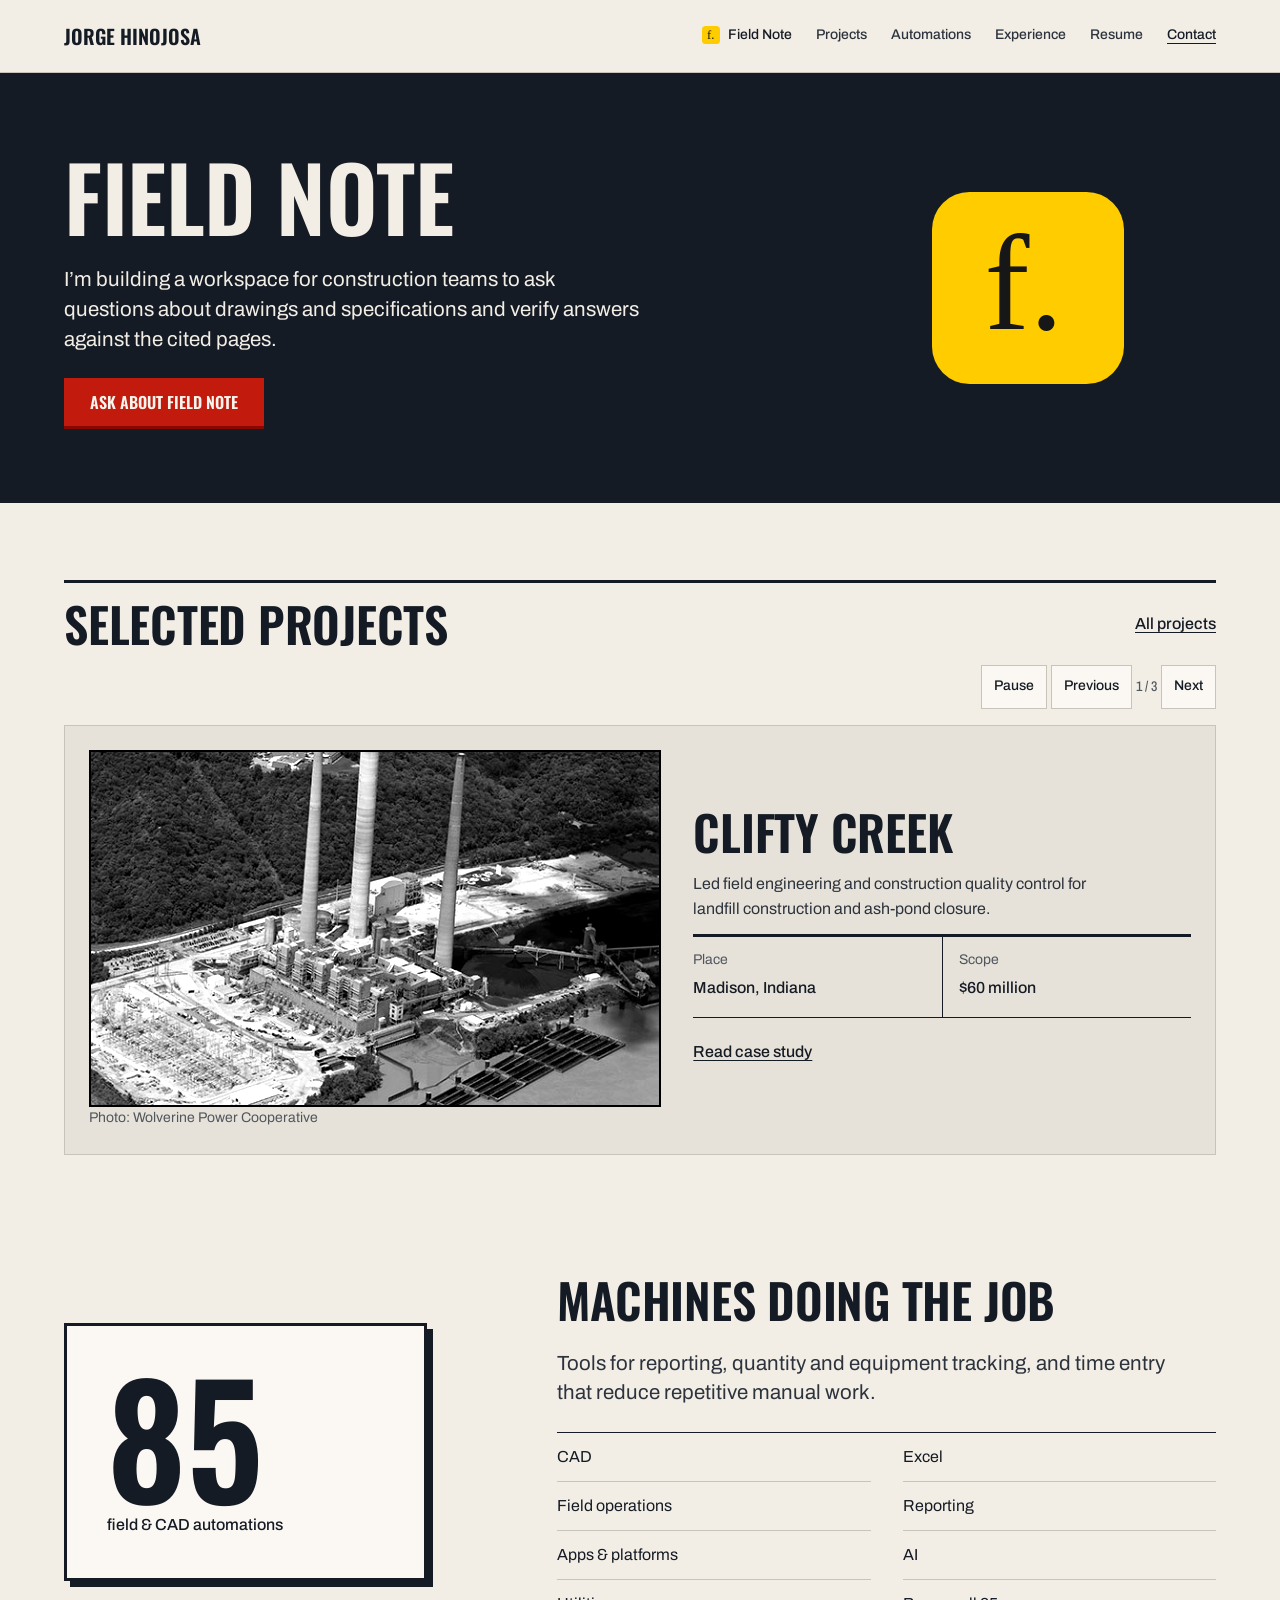
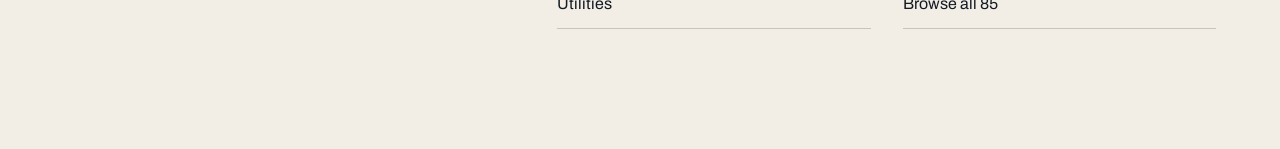
<file: index.html>
<!doctype html>
<html lang="en">
<head>
  <meta charset="UTF-8" />
  <meta name="viewport" content="width=device-width, initial-scale=1.0, viewport-fit=cover" />
  <meta name="description" content="Jorge Hinojosa’s mechanical engineering, civil construction, and field automation portfolio, including Field Note, a construction document workspace." />
  <title>Jorge Hinojosa | Engineering &amp; Field Operations</title>
  <link rel="stylesheet" href="editorial.css?v=hallmark-home-2026" />
  <script src="editorial.js?v=hallmark-home-2026-2" defer></script>
</head>
<body>
  <a class="skip-link" href="#main-content">Skip to content</a>
  <nav class="site-nav" aria-label="Primary navigation">
    <div class="nav-shell container">
      <a class="brand" href="index.html" aria-label="Jorge Hinojosa, home">Jorge Hinojosa</a>
      <div class="nav-links">
        <a href="index.html#field-note" data-field-note-link><img src="assets/brand/field-note.svg" alt="" width="18" height="18" />Field Note</a>
        <a href="projects.html">Projects</a>
        <a href="automations.html">Automations</a>
        <a href="timeline.html" data-experience-link>Experience</a>
        <a href="resume.html">Resume</a>
        <a href="contact.html">Contact</a>
      </div>
    </div>
  </nav>

  <main id="main-content" class="home-page">
    <section id="field-note" class="field-note-hero" aria-labelledby="field-note-title">
      <div class="container field-note-hero-grid">
        <div class="field-note-hero-copy">
          <h1 id="field-note-title">Field Note</h1>
          <p>I’m building a workspace for construction teams to ask questions about drawings and specifications and verify answers against the cited pages.</p>
          <a class="button button-primary" href="contact.html">Ask about Field Note</a>
        </div>
        <img class="field-note-hero-mark" src="assets/brand/field-note.svg" alt="" width="192" height="192" />
      </div>
    </section>

    <section class="section project-carousel" aria-labelledby="selected-projects" data-project-carousel>
      <div class="container">
        <header class="head-block">
          <h2 id="selected-projects">Selected projects</h2>
          <a class="text-link" href="projects.html">All projects</a>
        </header>
        <div class="project-carousel-controls" role="group" aria-label="Project preview controls" hidden>
          <button type="button" data-project-rotation>Pause</button>
          <button type="button" data-project-prev aria-label="Previous project">Previous</button>
          <span class="project-carousel-count" aria-hidden="true" data-project-count></span>
          <button type="button" data-project-next aria-label="Next project">Next</button>
        </div>
        <div class="visually-hidden" role="status" data-project-status></div>
        <div class="project-previews">
          <article class="project-preview">
            <figure class="project-preview-figure project-image">
              <div class="photo">
                <img src="assets/featured/clifty-creek-aerial.jpg" width="600" height="451" alt="Aerial view of Clifty Creek Generating Station beside the Ohio River" loading="lazy" />
              </div>
              <figcaption>Photo: Wolverine Power Cooperative</figcaption>
            </figure>
            <div class="project-preview-copy">
              <h3>Clifty Creek</h3>
              <p>Led field engineering and construction quality control for landfill construction and ash-pond closure.</p>
              <dl class="title-block">
                <div><dt>Place</dt><dd>Madison, Indiana</dd></div>
                <div><dt>Scope</dt><dd>$60 million</dd></div>
              </dl>
              <a class="text-link" href="case-study-clifty-creek.html" aria-label="Read case study for Clifty Creek">Read case study</a>
            </div>
          </article>
          <article class="project-preview">
            <figure class="project-preview-figure project-image">
              <div class="photo">
                <img class="crop-earthwork" src="assets/featured/vogtle-soil-work.jpg" width="650" height="433" alt="Representative soil placement and earthwork operation" loading="lazy" />
              </div>
              <figcaption>Representative photo: Georgia Power construction archive</figcaption>
            </figure>
            <div class="project-preview-copy">
              <h3>Venture Global CP2</h3>
              <p>Managed cement usage and stabilized-soil production for a project treating roughly 2.8 million cubic yards.</p>
              <dl class="title-block">
                <div><dt>Place</dt><dd>Cameron Parish, Louisiana</dd></div>
                <div><dt>Scope</dt><dd>$86 million</dd></div>
              </dl>
              <a class="text-link" href="case-study-vg-cp2.html" aria-label="Read case study for Venture Global CP2">Read case study</a>
            </div>
          </article>
          <article class="project-preview">
            <figure class="project-preview-figure project-image is-map">
              <div class="photo">
                <img src="assets/featured/i35-georgetown-map.png" width="658" height="900" alt="I-35 corridor map from SH 29 in Georgetown to SH 45 North near Round Rock" loading="lazy" />
              </div>
              <figcaption>TxDOT corridor map</figcaption>
            </figure>
            <div class="project-preview-copy">
              <h3>TxDOT I-35, Georgetown</h3>
              <p>Documented utility conflicts to support relocation planning and roadway design coordination.</p>
              <dl class="title-block">
                <div><dt>Place</dt><dd>Georgetown, Texas</dd></div>
                <div><dt>Utility conflicts</dt><dd>500+</dd></div>
              </dl>
              <a class="text-link" href="case-study-i35-georgetown.html" aria-label="Read case study for TxDOT I-35, Georgetown">Read case study</a>
            </div>
          </article>
        </div>
      </div>
    </section>

    <section class="section" aria-labelledby="automation-title">
      <div class="container plate-grid">
        <div class="plate">
          <span class="plate-figure">85</span>
          <span class="plate-unit">field &amp; CAD automations</span>
        </div>
        <div class="plate-text">
          <h2 id="automation-title">Machines doing the job</h2>
          <p>Tools for reporting, quantity and equipment tracking, and time entry that reduce repetitive manual work.</p>
          <ul class="category-list">
            <li><a href="automations.html?category=cad">CAD</a></li>
            <li><a href="automations.html?category=excel">Excel</a></li>
            <li><a href="automations.html?category=field">Field operations</a></li>
            <li><a href="automations.html?category=reporting">Reporting</a></li>
            <li><a href="automations.html?category=apps">Apps &amp; platforms</a></li>
            <li><a href="automations.html?category=ai">AI</a></li>
            <li><a href="automations.html?category=utility">Utilities</a></li>
            <li><a href="automations.html">Browse all 85</a></li>
          </ul>
        </div>
      </div>
    </section>
  </main>
</body>
</html>
</file>
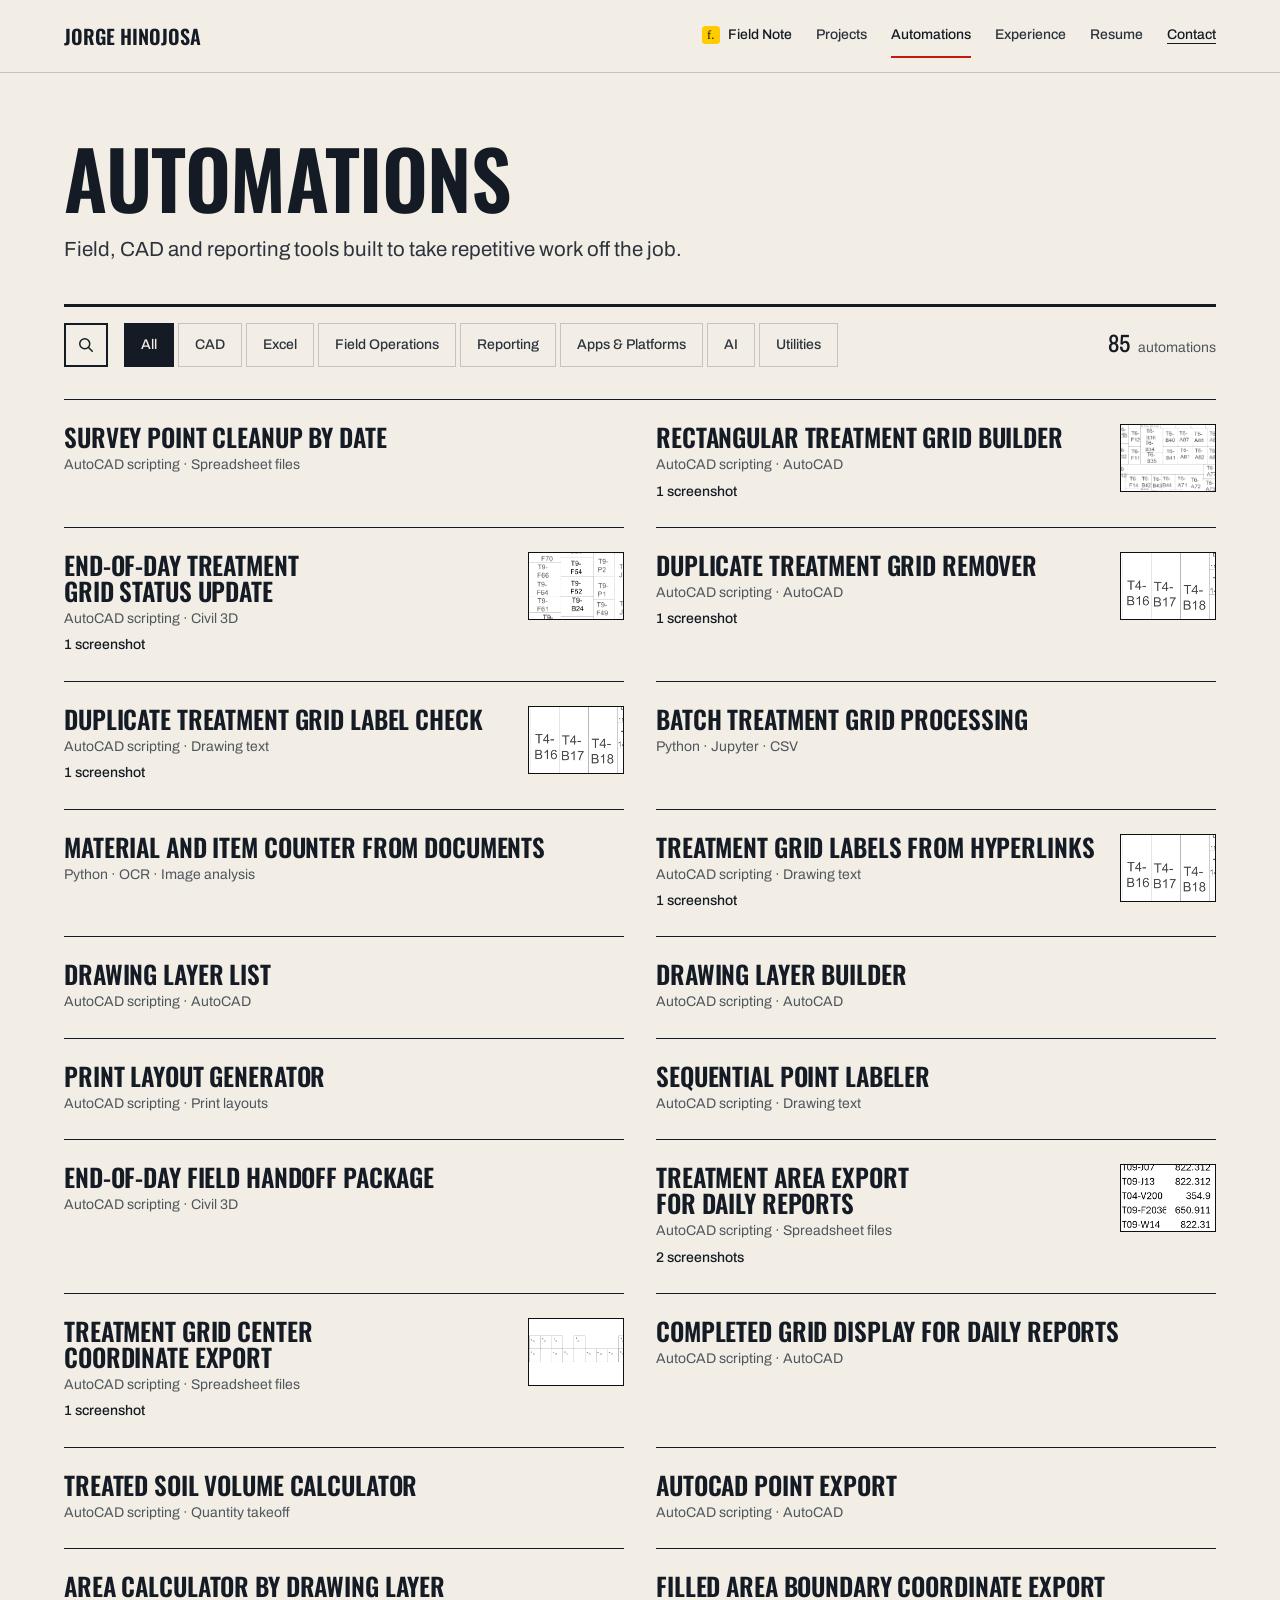
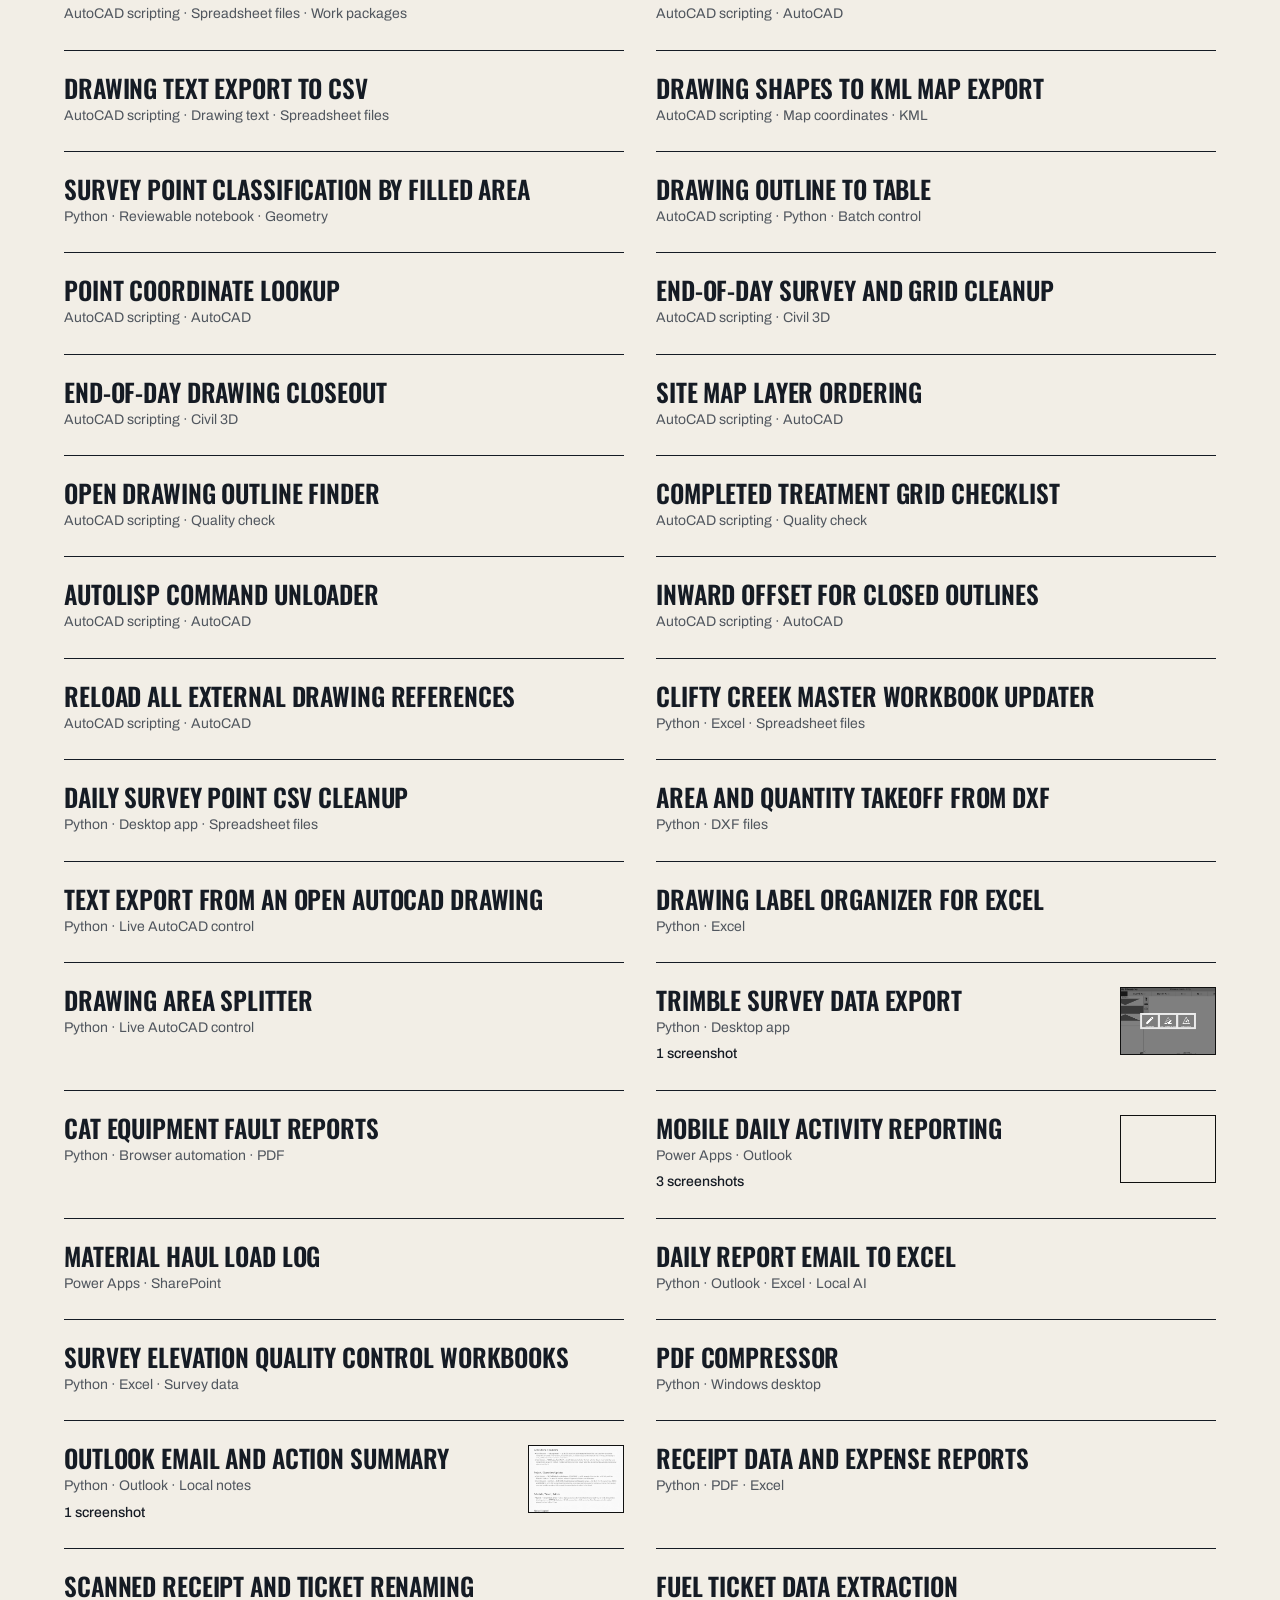
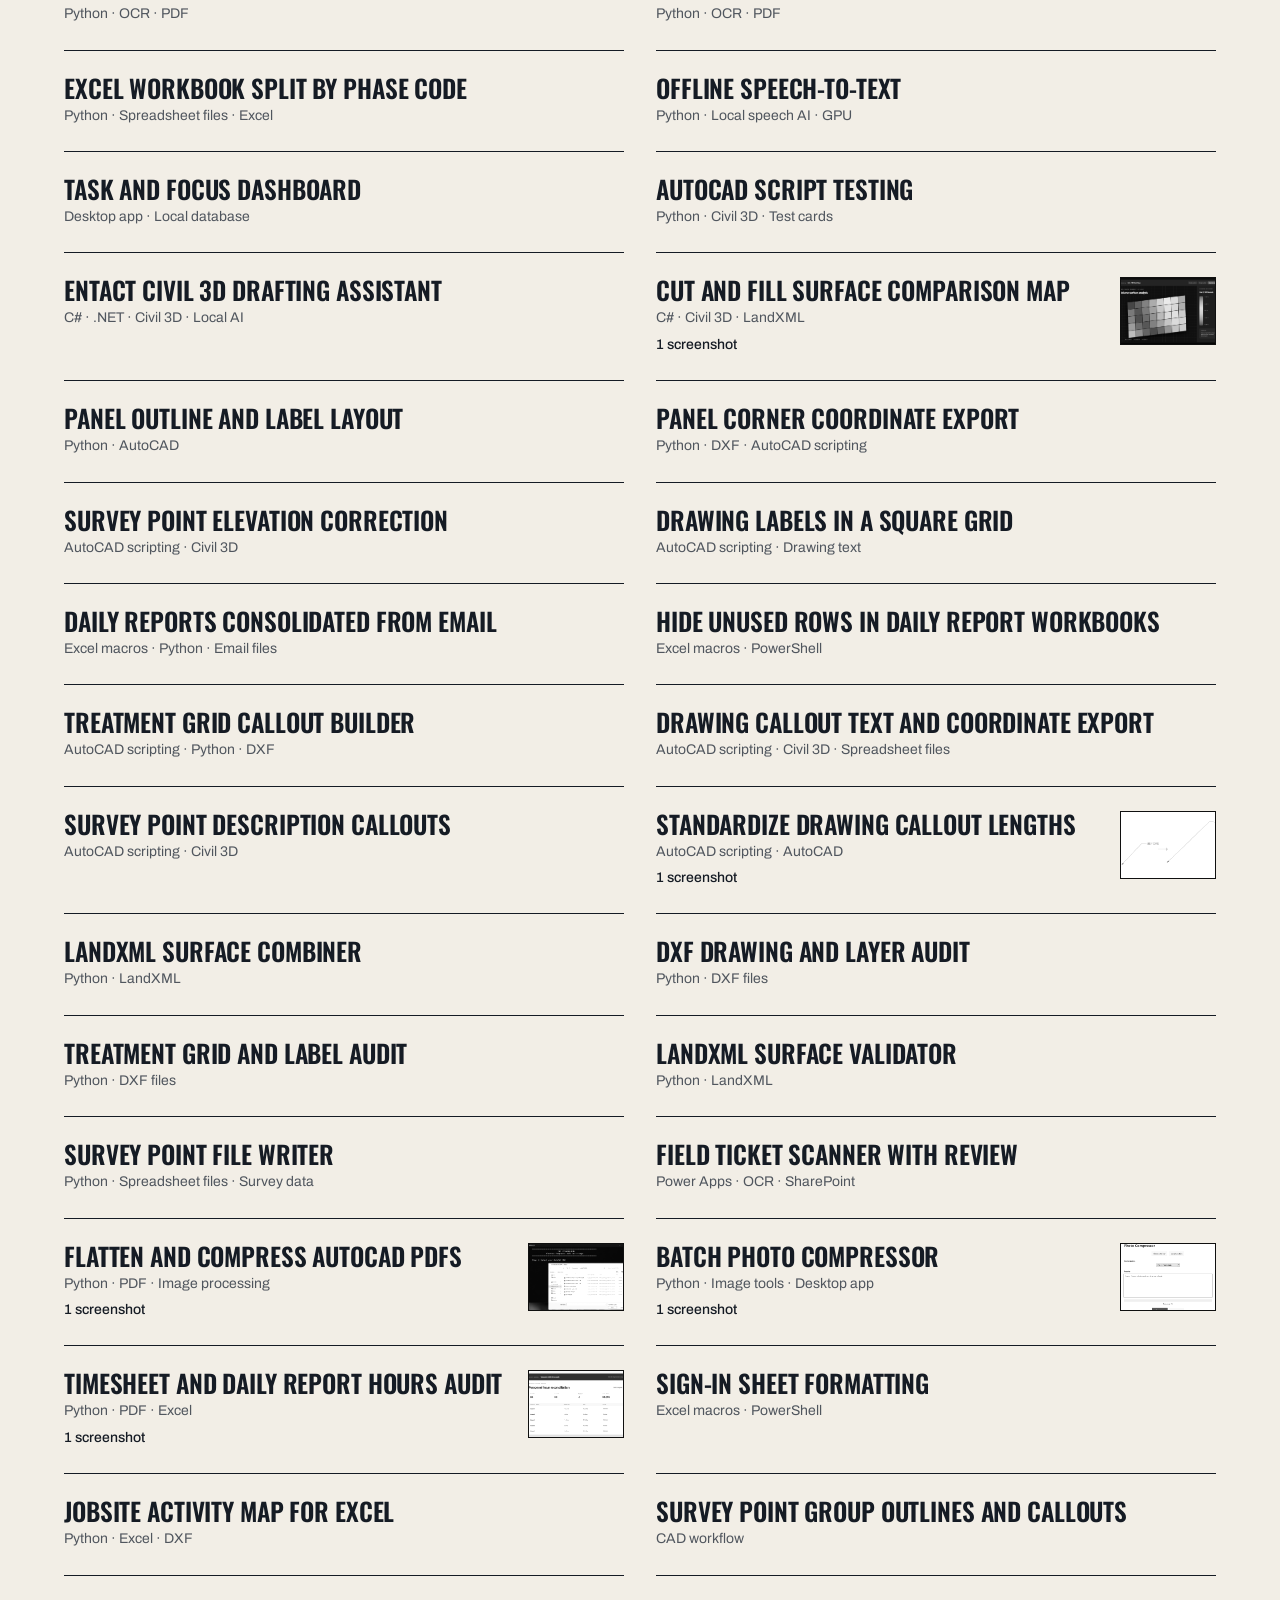
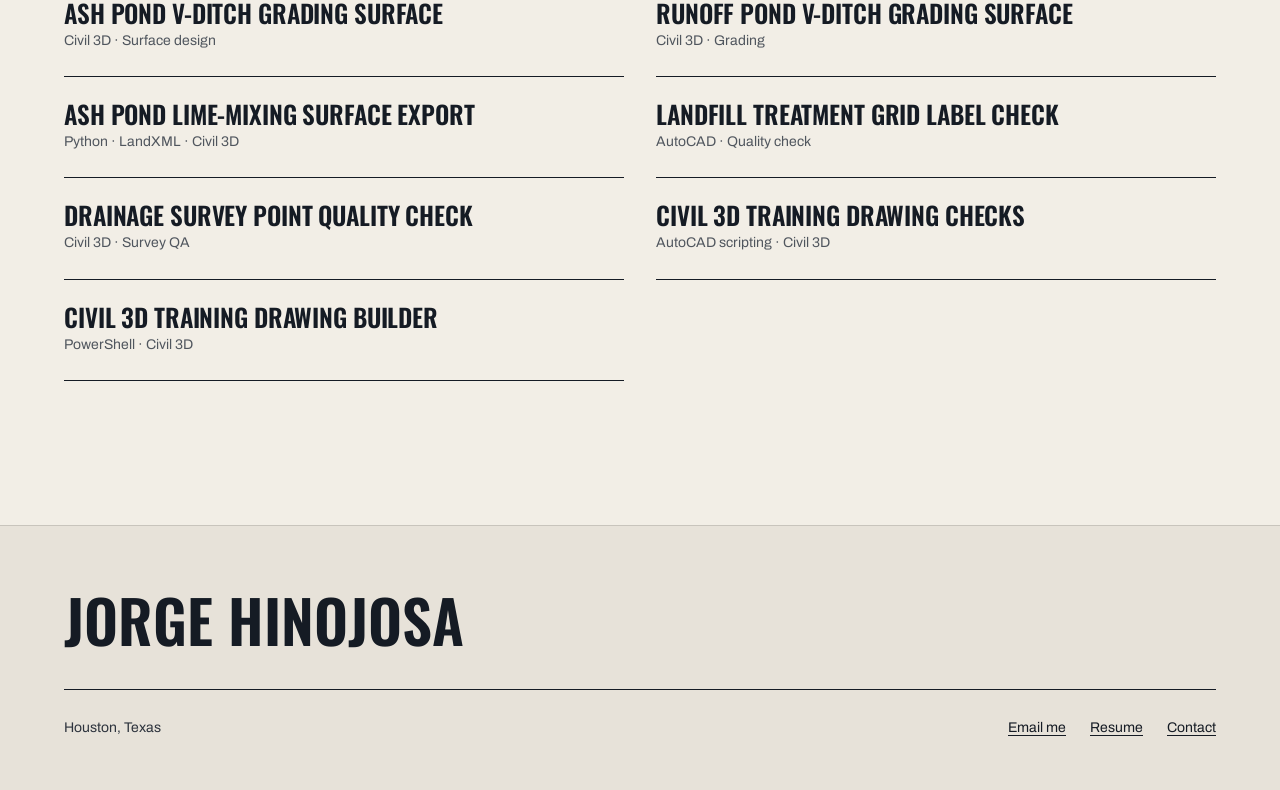
<file: automations.html>
<!doctype html>
<html lang="en">
<head>
  <meta charset="UTF-8" />
  <meta name="viewport" content="width=device-width, initial-scale=1.0, viewport-fit=cover" />
  <meta name="description" content="Browse the complete, deduplicated catalog of automations and workflow systems built by Jorge Hinojosa." />
  <title>Automations | Jorge Hinojosa</title>
  <link rel="stylesheet" href="editorial.css?v=hallmark-2026" />
  <script src="automations.js?v=hallmark-2026" defer></script>
  <script src="editorial.js?v=hallmark-2026" defer></script>
</head>
<body>
  <a class="skip-link" href="#main-content">Skip to content</a>
  <nav class="site-nav" aria-label="Primary navigation">
    <div class="nav-shell container">
      <a class="brand" href="index.html" aria-label="Jorge Hinojosa, home">Jorge Hinojosa</a>
      <div class="nav-links">
        <a href="index.html#field-note" data-field-note-link><img src="assets/brand/field-note.svg" alt="" width="18" height="18" />Field Note</a>
        <a href="projects.html">Projects</a>
        <a href="automations.html">Automations</a>
        <a href="timeline.html" data-experience-link>Experience</a>
        <a href="resume.html">Resume</a>
        <a href="contact.html">Contact</a>
      </div>
    </div>
  </nav>

  <main class="page-content automation-catalog-page" id="main-content">
    <header class="page-head">
      <div class="container page-head-grid">
        <h1>Automations</h1>
        <p class="page-lede">Field, CAD and reporting tools built to take repetitive work off the job.</p>
      </div>
    </header>
    <div class="container page-body">
      <section id="automation-catalog" class="catalog-controls" aria-label="Automation catalog controls">
        <button class="catalog-search-toggle" type="button" aria-label="Open automation search" aria-expanded="false" aria-controls="automation-search-panel" data-automation-search-toggle>
          <svg viewBox="0 0 24 24" width="20" height="20" fill="none" stroke="currentColor" stroke-width="1.75" stroke-linecap="round" aria-hidden="true" focusable="false">
            <circle cx="10.5" cy="10.5" r="6" />
            <path d="m15 15 4.5 4.5" />
          </svg>
        </button>
        <div class="catalog-filter-group" aria-label="Filter automations">
          <button class="catalog-filter is-active" type="button" data-automation-filter="all">All</button>
          <button class="catalog-filter" type="button" data-automation-filter="cad">CAD</button>
          <button class="catalog-filter" type="button" data-automation-filter="excel">Excel</button>
          <button class="catalog-filter" type="button" data-automation-filter="field">Field Operations</button>
          <button class="catalog-filter" type="button" data-automation-filter="reporting">Reporting</button>
          <button class="catalog-filter" type="button" data-automation-filter="apps">Apps &amp; Platforms</button>
          <button class="catalog-filter" type="button" data-automation-filter="ai">AI</button>
          <button class="catalog-filter" type="button" data-automation-filter="utility">Utilities</button>
        </div>
        <div class="catalog-count" aria-live="polite"><strong data-automation-count>0</strong><span>automations</span></div>
        <div class="catalog-search-panel" id="automation-search-panel" hidden>
          <input class="catalog-search" type="search" aria-label="Search automations" placeholder="Search automations" data-automation-search autocomplete="off" />
          <button class="button" type="button" data-automation-search-clear hidden>Clear</button>
        </div>
      </section>

      <section class="automation-grid" data-automation-grid aria-label="Automations"></section>
      <p class="catalog-empty" data-automation-empty hidden>No automations match that search.</p>
      <noscript><p class="catalog-empty">Enable JavaScript to browse the automation catalog.</p></noscript>
    </div>
  </main>

  <footer class="site-footer">
    <div class="container footer-shell">
      <p class="footer-mark">Jorge Hinojosa</p>
      <div class="footer-row">
        <p>Houston, Texas</p>
        <nav class="footer-links" aria-label="Footer">
          <a href="mailto:hinojosasb72@gmail.com">Email me</a>
          <a href="resume.html">Resume</a>
          <a href="contact.html">Contact</a>
        </nav>
      </div>
    </div>
  </footer>
</body>
</html>
</file>
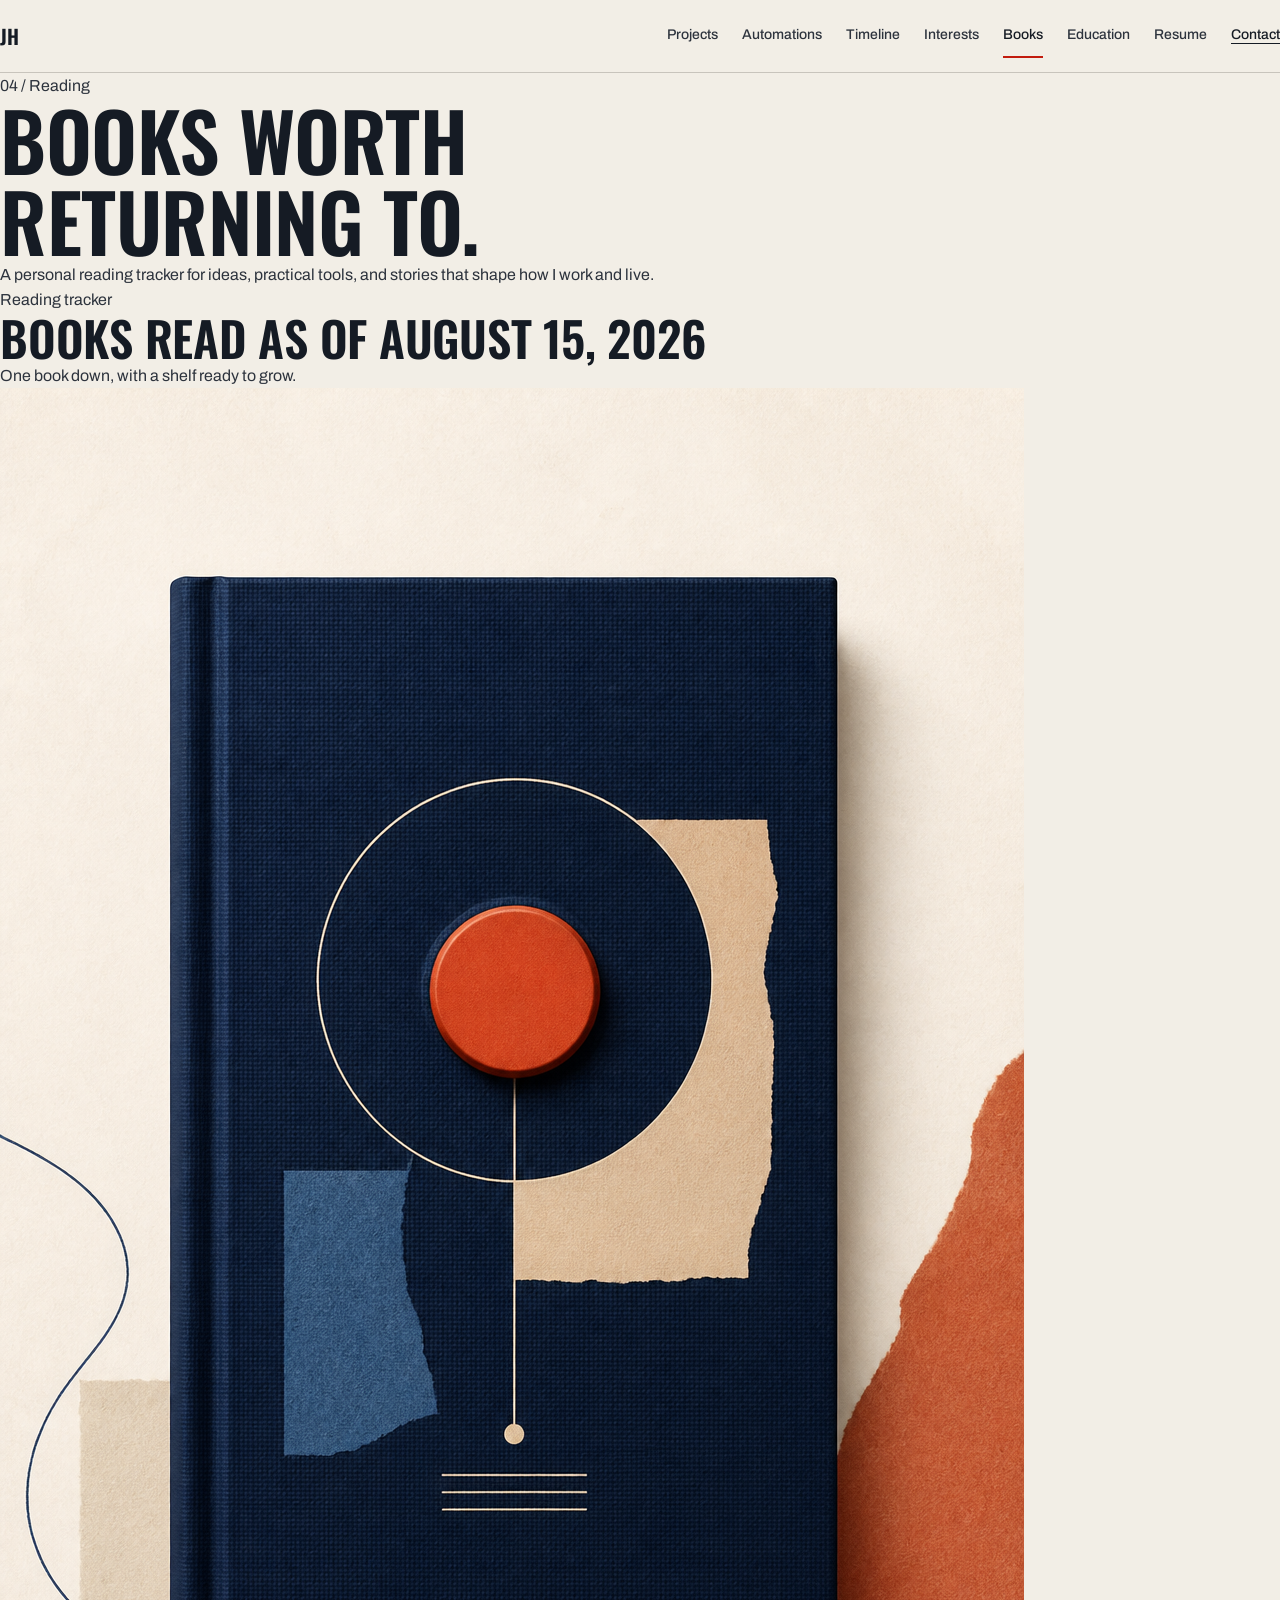
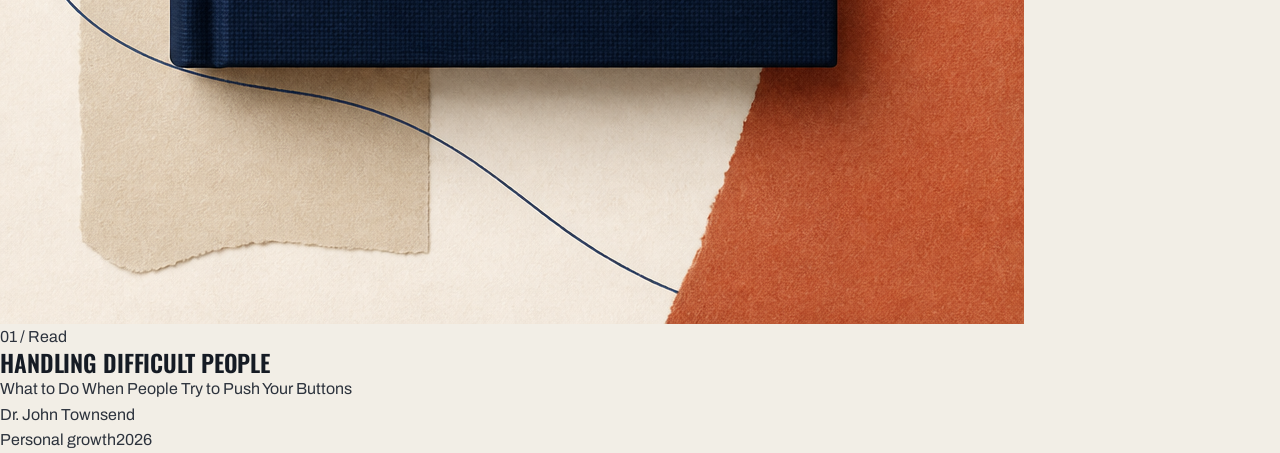
<file: books.html>
<!doctype html><html lang="en"><head>
<meta charset="UTF-8" /><meta name="viewport" content="width=device-width, initial-scale=1.0, viewport-fit=cover" />
<meta name="description" content="A personal reading tracker maintained by Jorge Hinojosa." /><title>Books | Jorge Hinojosa</title>
<link rel="preconnect" href="https://fonts.googleapis.com" /><link rel="preconnect" href="https://fonts.gstatic.com" crossorigin />
<link href="https://fonts.googleapis.com/css2?family=Inter:wght@400;500;600;700;800&amp;family=JetBrains+Mono:wght@500;600&amp;display=swap" rel="stylesheet" />
<link rel="stylesheet" href="editorial.css?v=20260815-books" /><script src="editorial.js?v=20260721-tabs" defer></script></head><body>
<a class="skip-link" href="#main-content">Skip to content</a>
<nav class="site-nav" aria-label="Primary navigation"><div class="nav-shell"><a class="brand" href="index.html" aria-label="Jorge Hinojosa home">JH</a><div class="nav-links"><a href="projects.html">Projects</a><a href="automations.html">Automations</a><a href="timeline.html">Timeline</a><a href="interests.html">Interests</a><a href="books.html">Books</a><a href="education.html">Education</a><a href="resume.html">Resume</a><a class="nav-contact" href="contact.html">Contact</a></div></div></nav>
<header class="page-hero"><div class="editorial-shell page-hero-grid"><p class="section-index">04 / Reading</p><div><h1>Books worth<br /><span>returning to.</span></h1><p class="page-hero-copy">A personal reading tracker for ideas, practical tools, and stories that shape how I work and live.</p></div></div></header>
<main class="page-content books-page" id="main-content"><div class="editorial-shell"><section aria-labelledby="books-read-title"><div class="page-intro-row reveal"><p class="section-index">Reading tracker</p><div><h2 id="books-read-title">Books Read as of August 15, 2026</h2><p class="section-note">One book down, with a shelf ready to grow.</p></div></div>
<div class="books-grid"><article class="book-card reveal"><div class="book-cover"><img src="assets/books/handling-difficult-people-art.png" alt="Original abstract book artwork in navy, cream, blue, and terracotta, with a red button motif" /></div><div class="book-content"><p class="book-count">01 / Read</p><h3>Handling Difficult People</h3><p class="book-subtitle">What to Do When People Try to Push Your Buttons</p><p class="book-author">Dr. John Townsend</p><div class="book-footer"><span>Personal growth</span><span>2026</span></div></div></article></div>
</section></div></main></body></html>
</file>
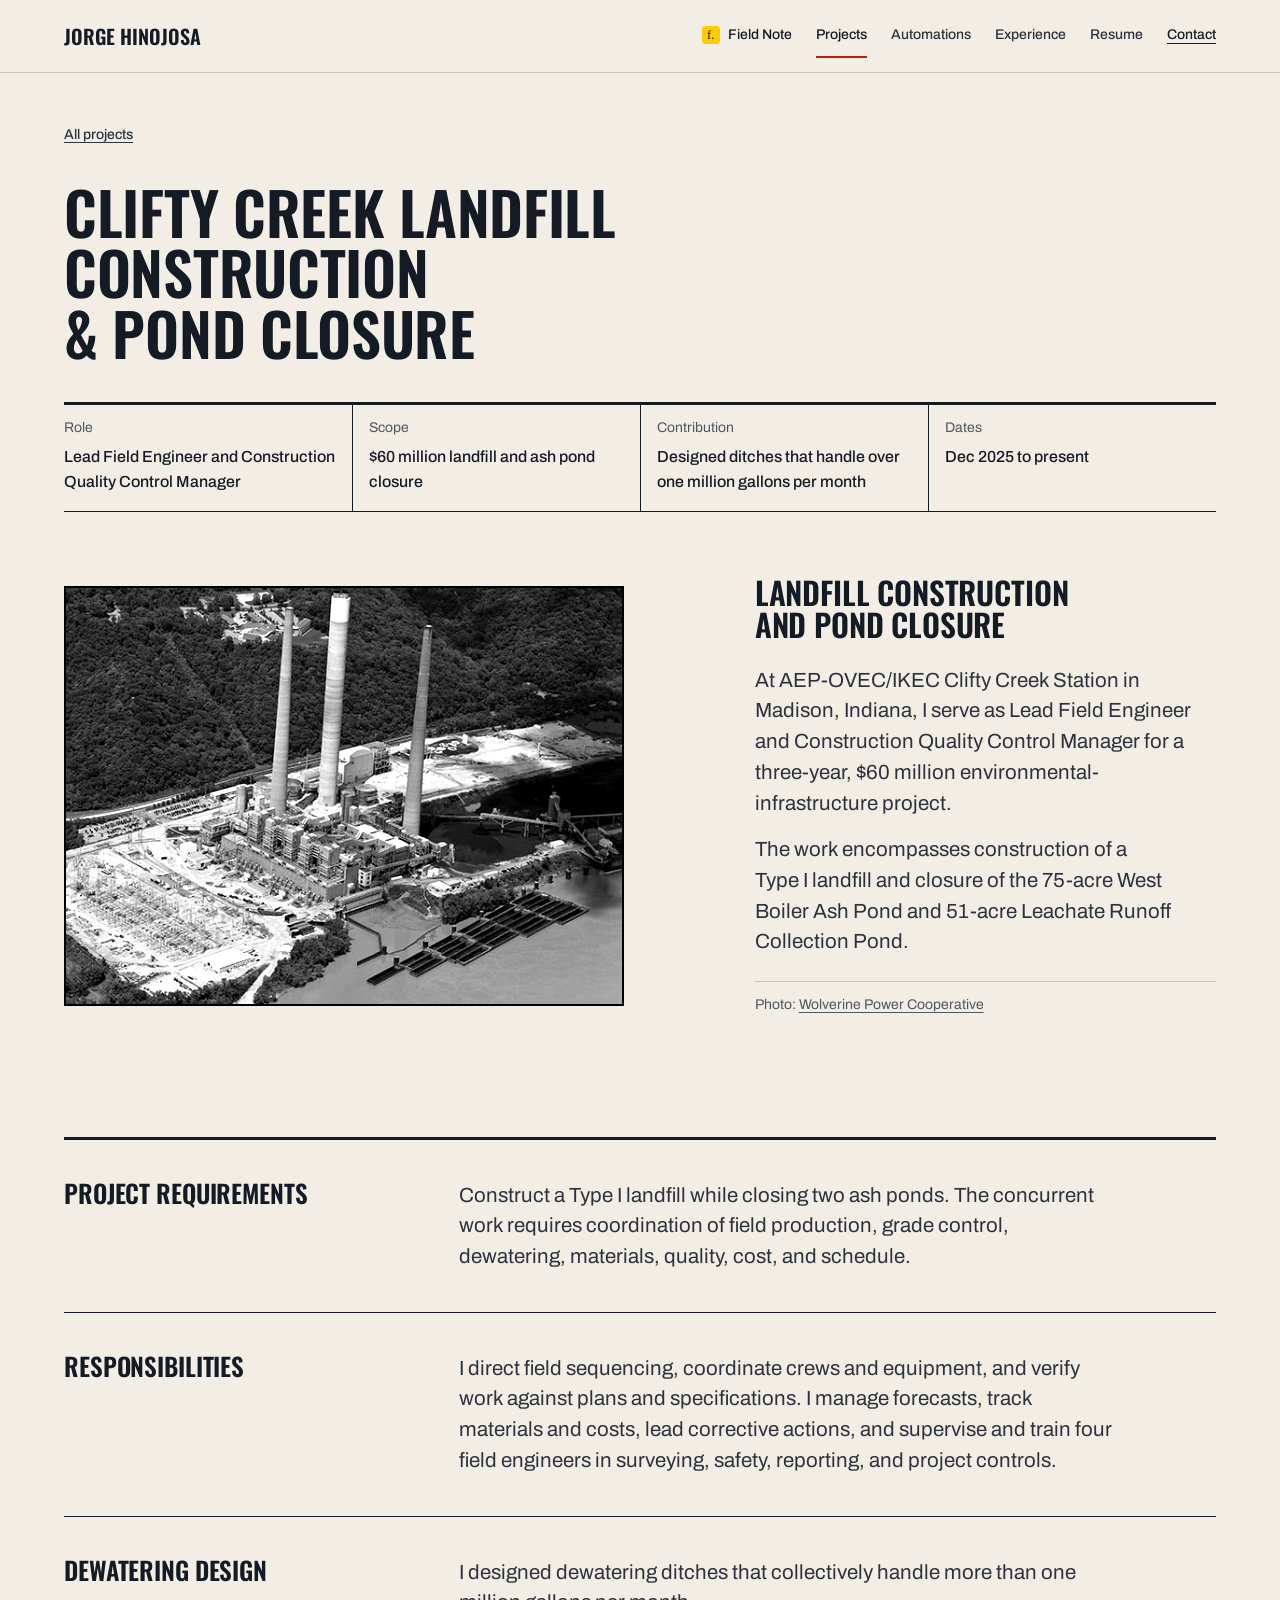
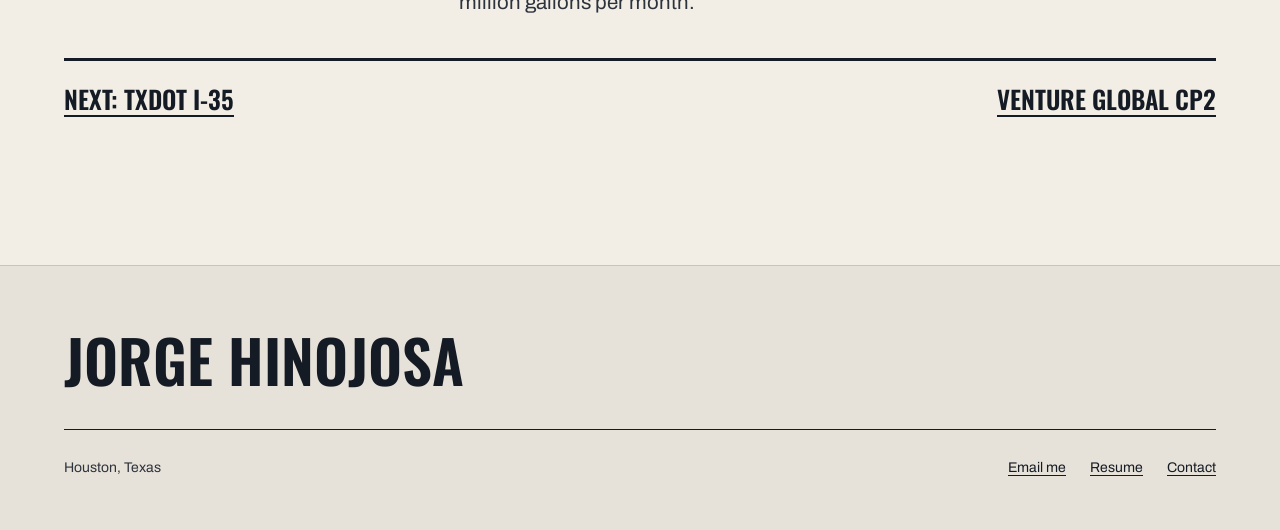
<file: case-study-clifty-creek.html>
<!doctype html>
<html lang="en">
<head>
  <meta charset="UTF-8" />
  <meta name="viewport" content="width=device-width, initial-scale=1.0, viewport-fit=cover" />
  <meta name="description" content="Jorge Hinojosa case study: Clifty Creek landfill construction and ash-pond closure." />
  <title>Clifty Creek Landfill Construction and Pond Closure | Jorge Hinojosa</title>
  <link rel="stylesheet" href="editorial.css?v=hallmark-2026" />
  <script src="editorial.js?v=hallmark-2026" defer></script>
</head>
<body>
  <a class="skip-link" href="#main-content">Skip to content</a>
  <nav class="site-nav" aria-label="Primary navigation">
    <div class="nav-shell container">
      <a class="brand" href="index.html" aria-label="Jorge Hinojosa, home">Jorge Hinojosa</a>
      <div class="nav-links">
        <a href="index.html#field-note" data-field-note-link><img src="assets/brand/field-note.svg" alt="" width="18" height="18" />Field Note</a>
        <a href="projects.html">Projects</a>
        <a href="automations.html">Automations</a>
        <a href="timeline.html" data-experience-link>Experience</a>
        <a href="resume.html">Resume</a>
        <a href="contact.html">Contact</a>
      </div>
    </div>
  </nav>

  <main id="main-content">
    <header class="case-head">
      <div class="container">
        <a class="case-back" href="projects.html">All projects</a>
        <h1>Clifty Creek Landfill Construction &amp; Pond Closure</h1>
        <dl class="title-block case-facts">
          <div><dt>Role</dt><dd>Lead Field Engineer and Construction Quality Control Manager</dd></div>
          <div><dt>Scope</dt><dd>$60 million landfill and ash pond closure</dd></div>
          <div><dt>Contribution</dt><dd>Designed ditches that handle over one million gallons per month</dd></div>
          <div><dt>Dates</dt><dd>Dec 2025 to present</dd></div>
        </dl>
      </div>
    </header>
    <div class="container case-cover">
      <figure class="case-cover-frame">
        <div class="photo" data-slot="cover" data-alt="Jorge’s own site photograph of this project"><img src="assets/featured/clifty-creek-aerial.jpg" width="600" height="451" fetchpriority="high" alt="Aerial view of the Clifty Creek Generating Station beside the Ohio River" /></div>
      </figure>
      <div class="case-intro">
        <h2>Landfill construction and pond closure</h2>
        <div class="case-intro-copy">
            <p>At AEP-OVEC/IKEC Clifty Creek Station in Madison, Indiana, I serve as Lead Field Engineer and Construction Quality Control Manager for a three-year, $60 million environmental-infrastructure project.</p>
            <p>The work encompasses construction of a Type I landfill and closure of the 75-acre West Boiler Ash Pond and 51-acre Leachate Runoff Collection Pond.</p>
        </div>
        <figcaption>Photo: <a href="https://www.wolverinepowercooperative.com/affordability/">Wolverine Power Cooperative</a></figcaption>
      </div>
    </div>
    <section class="case-body" aria-label="Project detail">
      <div class="container">
        <article class="case-block">
          <h2>Project requirements</h2>
          <div class="case-block-copy"><p>Construct a Type I landfill while closing two ash ponds. The concurrent work requires coordination of field production, grade control, dewatering, materials, quality, cost, and schedule.</p></div>
        </article>
        <article class="case-block">
          <h2>Responsibilities</h2>
          <div class="case-block-copy"><p>I direct field sequencing, coordinate crews and equipment, and verify work against plans and specifications. I manage forecasts, track materials and costs, lead corrective actions, and supervise and train four field engineers in surveying, safety, reporting, and project controls.</p></div>
        </article>
        <article class="case-block">
          <h2>Dewatering design</h2>
          <div class="case-block-copy"><p>I designed dewatering ditches that collectively handle more than one million gallons per month.</p></div>
        </article>
        <nav class="case-next-row" aria-label="Other projects">
          <a class="text-link" href="case-study-i35-georgetown.html">Next: TxDOT I-35</a>
          <a class="text-link" href="case-study-vg-cp2.html">Venture Global CP2</a>
        </nav>
      </div>
    </section>
  </main>

  <footer class="site-footer">
    <div class="container footer-shell">
      <p class="footer-mark">Jorge Hinojosa</p>
      <div class="footer-row">
        <p>Houston, Texas</p>
        <nav class="footer-links" aria-label="Footer">
          <a href="mailto:hinojosasb72@gmail.com">Email me</a>
          <a href="resume.html">Resume</a>
          <a href="contact.html">Contact</a>
        </nav>
      </div>
    </div>
  </footer>
</body>
</html>
</file>
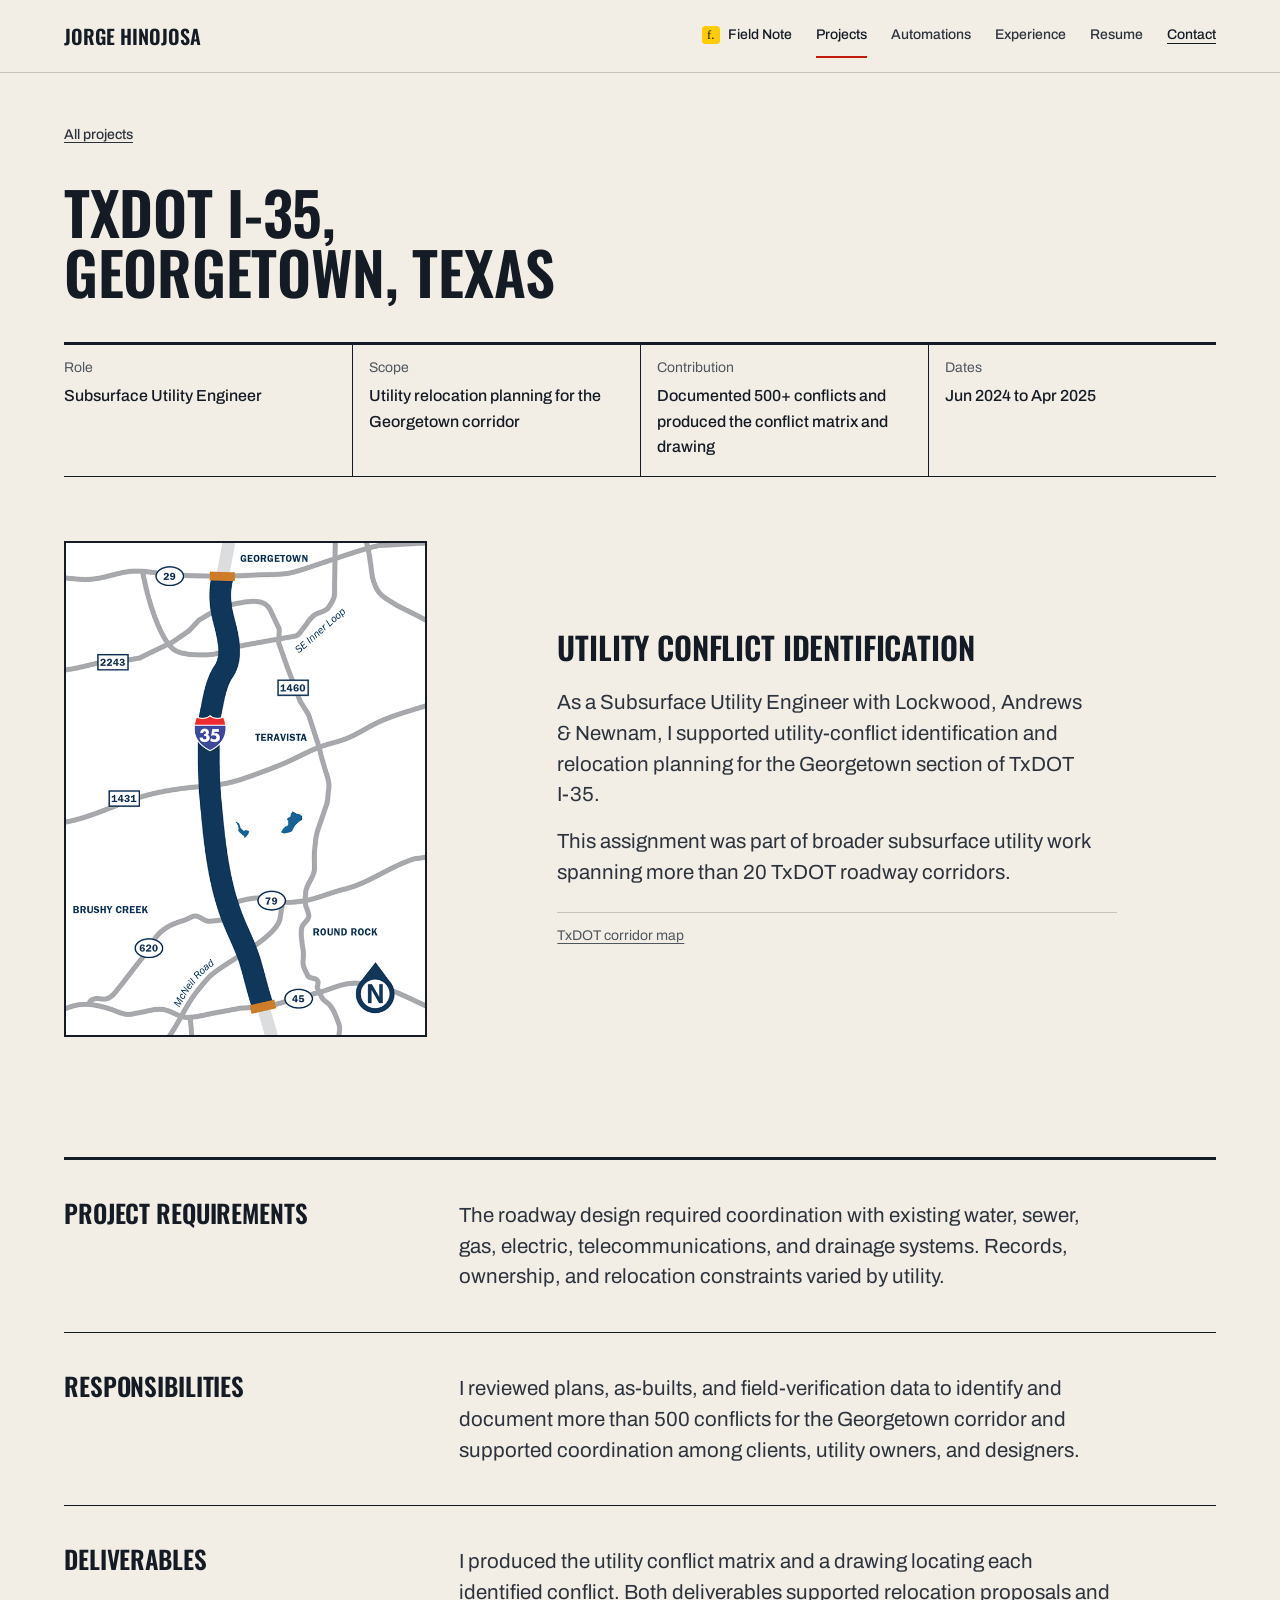
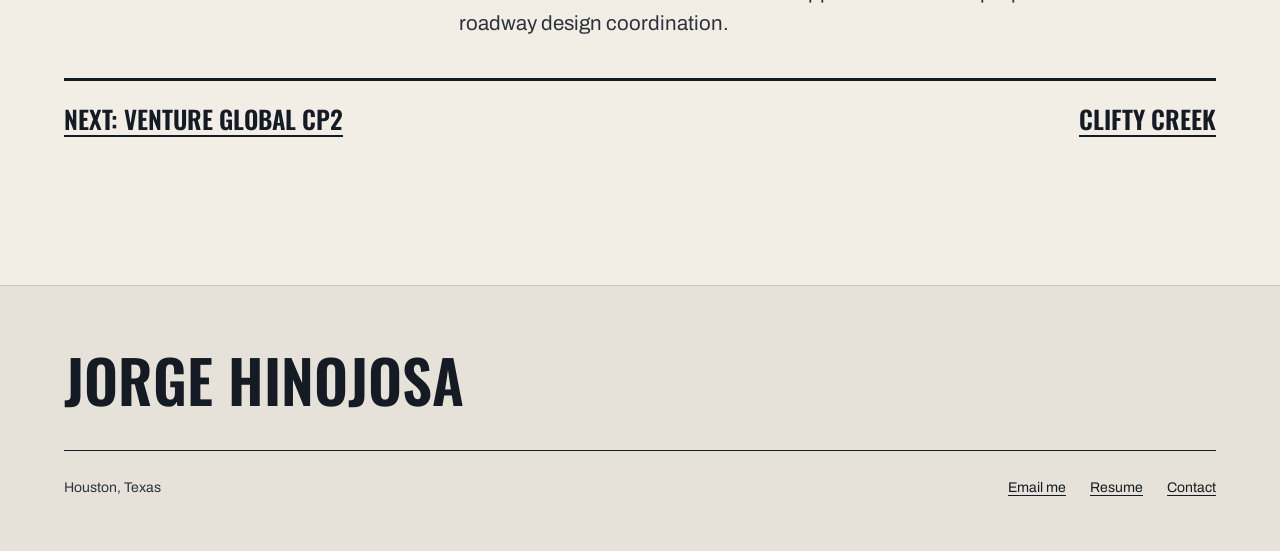
<file: case-study-i35-georgetown.html>
<!doctype html>
<html lang="en">
<head>
  <meta charset="UTF-8" />
  <meta name="viewport" content="width=device-width, initial-scale=1.0, viewport-fit=cover" />
  <meta name="description" content="Jorge Hinojosa case study: TxDOT I-35 utility conflict identification and relocation coordination in Georgetown, Texas." />
  <title>TxDOT I-35 Georgetown Utility Coordination | Jorge Hinojosa</title>
  <link rel="stylesheet" href="editorial.css?v=hallmark-2026" />
  <script src="editorial.js?v=hallmark-2026" defer></script>
</head>
<body>
  <a class="skip-link" href="#main-content">Skip to content</a>
  <nav class="site-nav" aria-label="Primary navigation">
    <div class="nav-shell container">
      <a class="brand" href="index.html" aria-label="Jorge Hinojosa, home">Jorge Hinojosa</a>
      <div class="nav-links">
        <a href="index.html#field-note" data-field-note-link><img src="assets/brand/field-note.svg" alt="" width="18" height="18" />Field Note</a>
        <a href="projects.html">Projects</a>
        <a href="automations.html">Automations</a>
        <a href="timeline.html" data-experience-link>Experience</a>
        <a href="resume.html">Resume</a>
        <a href="contact.html">Contact</a>
      </div>
    </div>
  </nav>

  <main id="main-content">
    <header class="case-head">
      <div class="container">
        <a class="case-back" href="projects.html">All projects</a>
        <h1>TxDOT I-35, Georgetown, Texas</h1>
        <dl class="title-block case-facts">
          <div><dt>Role</dt><dd>Subsurface Utility Engineer</dd></div>
          <div><dt>Scope</dt><dd>Utility relocation planning for the Georgetown corridor</dd></div>
          <div><dt>Contribution</dt><dd>Documented 500+ conflicts and produced the conflict matrix and drawing</dd></div>
          <div><dt>Dates</dt><dd>Jun 2024 to Apr 2025</dd></div>
        </dl>
      </div>
    </header>
    <div class="container case-cover case-map">
      <figure class="case-cover-frame">
        <div class="photo" data-slot="cover" data-alt="Jorge’s own site photograph of this project"><img src="assets/featured/i35-georgetown-map.png" width="658" height="900" fetchpriority="high" alt="I-35 corridor map from SH 29 in Georgetown to SH 45 North near Round Rock" /></div>
      </figure>
      <div class="case-intro">
        <h2>Utility conflict identification</h2>
        <div class="case-intro-copy">
            <p>As a Subsurface Utility Engineer with Lockwood, Andrews &amp; Newnam, I supported utility-conflict identification and relocation planning for the Georgetown section of TxDOT I-35.</p>
            <p>This assignment was part of broader subsurface utility work spanning more than 20 TxDOT roadway corridors.</p>
        </div>
        <figcaption><a href="https://www.txdot.gov/content/dam/project-sites/mobility35/documents/mobility35-georgetown-round-rock-fact-sheet-032524.pdf">TxDOT corridor map</a></figcaption>
      </div>
    </div>
    <section class="case-body" aria-label="Project detail">
      <div class="container">
        <article class="case-block">
          <h2>Project requirements</h2>
          <div class="case-block-copy"><p>The roadway design required coordination with existing water, sewer, gas, electric, telecommunications, and drainage systems. Records, ownership, and relocation constraints varied by utility.</p></div>
        </article>
        <article class="case-block">
          <h2>Responsibilities</h2>
          <div class="case-block-copy"><p>I reviewed plans, as-builts, and field-verification data to identify and document more than 500 conflicts for the Georgetown corridor and supported coordination among clients, utility owners, and designers.</p></div>
        </article>
        <article class="case-block">
          <h2>Deliverables</h2>
          <div class="case-block-copy"><p>I produced the utility conflict matrix and a drawing locating each identified conflict. Both deliverables supported relocation proposals and roadway design coordination.</p></div>
        </article>
        <nav class="case-next-row" aria-label="Other projects">
          <a class="text-link" href="case-study-vg-cp2.html">Next: Venture Global CP2</a>
          <a class="text-link" href="case-study-clifty-creek.html">Clifty Creek</a>
        </nav>
      </div>
    </section>
  </main>

  <footer class="site-footer">
    <div class="container footer-shell">
      <p class="footer-mark">Jorge Hinojosa</p>
      <div class="footer-row">
        <p>Houston, Texas</p>
        <nav class="footer-links" aria-label="Footer">
          <a href="mailto:hinojosasb72@gmail.com">Email me</a>
          <a href="resume.html">Resume</a>
          <a href="contact.html">Contact</a>
        </nav>
      </div>
    </div>
  </footer>
</body>
</html>
</file>
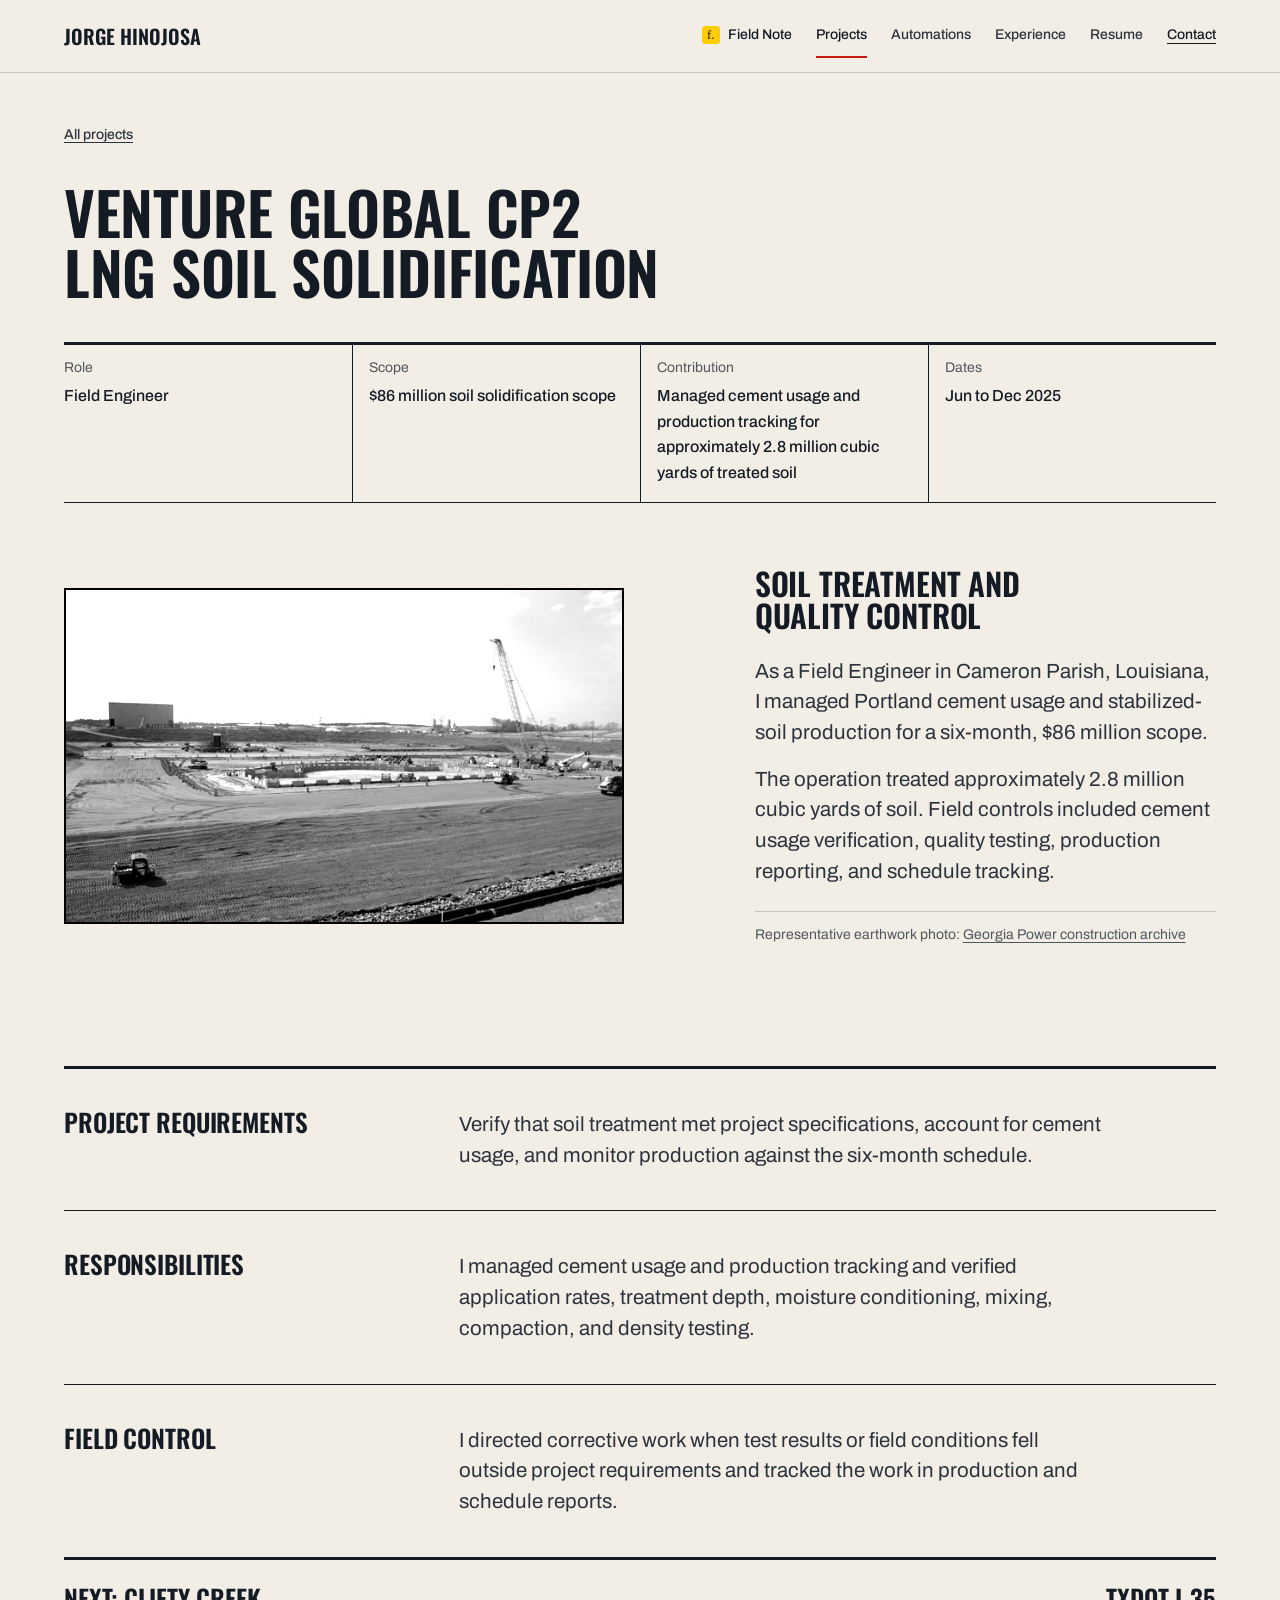
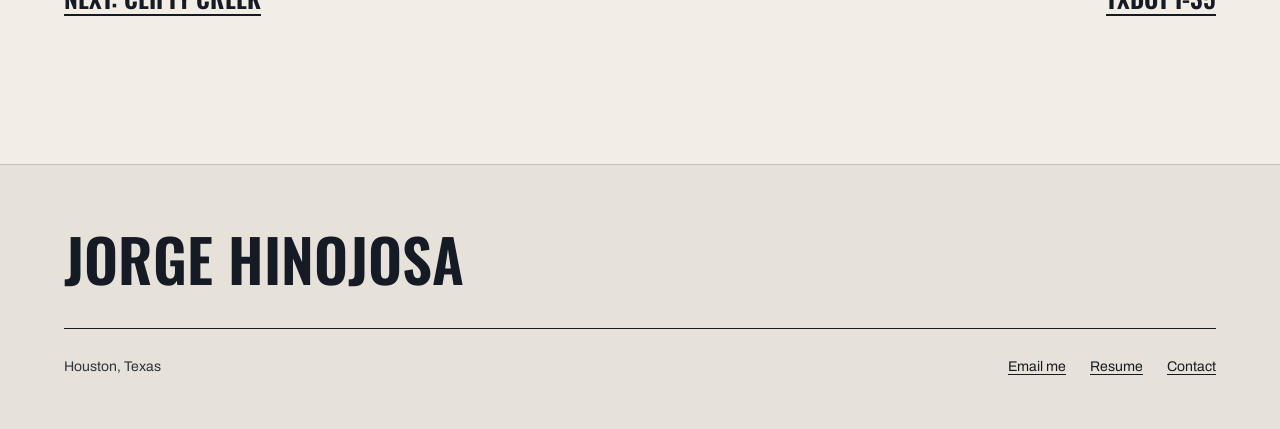
<file: case-study-vg-cp2.html>
<!doctype html>
<html lang="en">
<head>
  <meta charset="UTF-8" />
  <meta name="viewport" content="width=device-width, initial-scale=1.0, viewport-fit=cover" />
  <meta name="description" content="Jorge Hinojosa case study: Venture Global CP2 LNG soil solidification." />
  <title>Venture Global CP2 LNG Soil Solidification | Jorge Hinojosa</title>
  <link rel="stylesheet" href="editorial.css?v=hallmark-2026" />
  <script src="editorial.js?v=hallmark-2026" defer></script>
</head>
<body>
  <a class="skip-link" href="#main-content">Skip to content</a>
  <nav class="site-nav" aria-label="Primary navigation">
    <div class="nav-shell container">
      <a class="brand" href="index.html" aria-label="Jorge Hinojosa, home">Jorge Hinojosa</a>
      <div class="nav-links">
        <a href="index.html#field-note" data-field-note-link><img src="assets/brand/field-note.svg" alt="" width="18" height="18" />Field Note</a>
        <a href="projects.html">Projects</a>
        <a href="automations.html">Automations</a>
        <a href="timeline.html" data-experience-link>Experience</a>
        <a href="resume.html">Resume</a>
        <a href="contact.html">Contact</a>
      </div>
    </div>
  </nav>

  <main id="main-content">
    <header class="case-head">
      <div class="container">
        <a class="case-back" href="projects.html">All projects</a>
        <h1>Venture Global CP2 LNG Soil Solidification</h1>
        <dl class="title-block case-facts">
          <div><dt>Role</dt><dd>Field Engineer</dd></div>
          <div><dt>Scope</dt><dd>$86 million soil solidification scope</dd></div>
          <div><dt>Contribution</dt><dd>Managed cement usage and production tracking for approximately 2.8 million cubic yards of treated soil</dd></div>
          <div><dt>Dates</dt><dd>Jun to Dec 2025</dd></div>
        </dl>
      </div>
    </header>
    <div class="container case-cover">
      <figure class="case-cover-frame">
        <div class="photo" data-slot="cover" data-alt="Jorge’s own site photograph of this project"><img class="crop-earthwork" src="assets/featured/vogtle-soil-work.jpg" width="650" height="433" fetchpriority="high" alt="Representative large-scale earthwork and soil-placement operation" /></div>
      </figure>
      <div class="case-intro">
        <h2>Soil treatment and quality control</h2>
        <div class="case-intro-copy">
            <p>As a Field Engineer in Cameron Parish, Louisiana, I managed Portland cement usage and stabilized-soil production for a six-month, $86 million scope.</p>
            <p>The operation treated approximately 2.8 million cubic yards of soil. Field controls included cement usage verification, quality testing, production reporting, and schedule tracking.</p>
        </div>
        <figcaption>Representative earthwork photo: <a href="https://vogtlegallery.georgiapower.com/gallery/early-construction/7.asp">Georgia Power construction archive</a></figcaption>
      </div>
    </div>
    <section class="case-body" aria-label="Project detail">
      <div class="container">
        <article class="case-block">
          <h2>Project requirements</h2>
          <div class="case-block-copy"><p>Verify that soil treatment met project specifications, account for cement usage, and monitor production against the six-month schedule.</p></div>
        </article>
        <article class="case-block">
          <h2>Responsibilities</h2>
          <div class="case-block-copy"><p>I managed cement usage and production tracking and verified application rates, treatment depth, moisture conditioning, mixing, compaction, and density testing.</p></div>
        </article>
        <article class="case-block">
          <h2>Field control</h2>
          <div class="case-block-copy"><p>I directed corrective work when test results or field conditions fell outside project requirements and tracked the work in production and schedule reports.</p></div>
        </article>
        <nav class="case-next-row" aria-label="Other projects">
          <a class="text-link" href="case-study-clifty-creek.html">Next: Clifty Creek</a>
          <a class="text-link" href="case-study-i35-georgetown.html">TxDOT I-35</a>
        </nav>
      </div>
    </section>
  </main>

  <footer class="site-footer">
    <div class="container footer-shell">
      <p class="footer-mark">Jorge Hinojosa</p>
      <div class="footer-row">
        <p>Houston, Texas</p>
        <nav class="footer-links" aria-label="Footer">
          <a href="mailto:hinojosasb72@gmail.com">Email me</a>
          <a href="resume.html">Resume</a>
          <a href="contact.html">Contact</a>
        </nav>
      </div>
    </div>
  </footer>
</body>
</html>
</file>
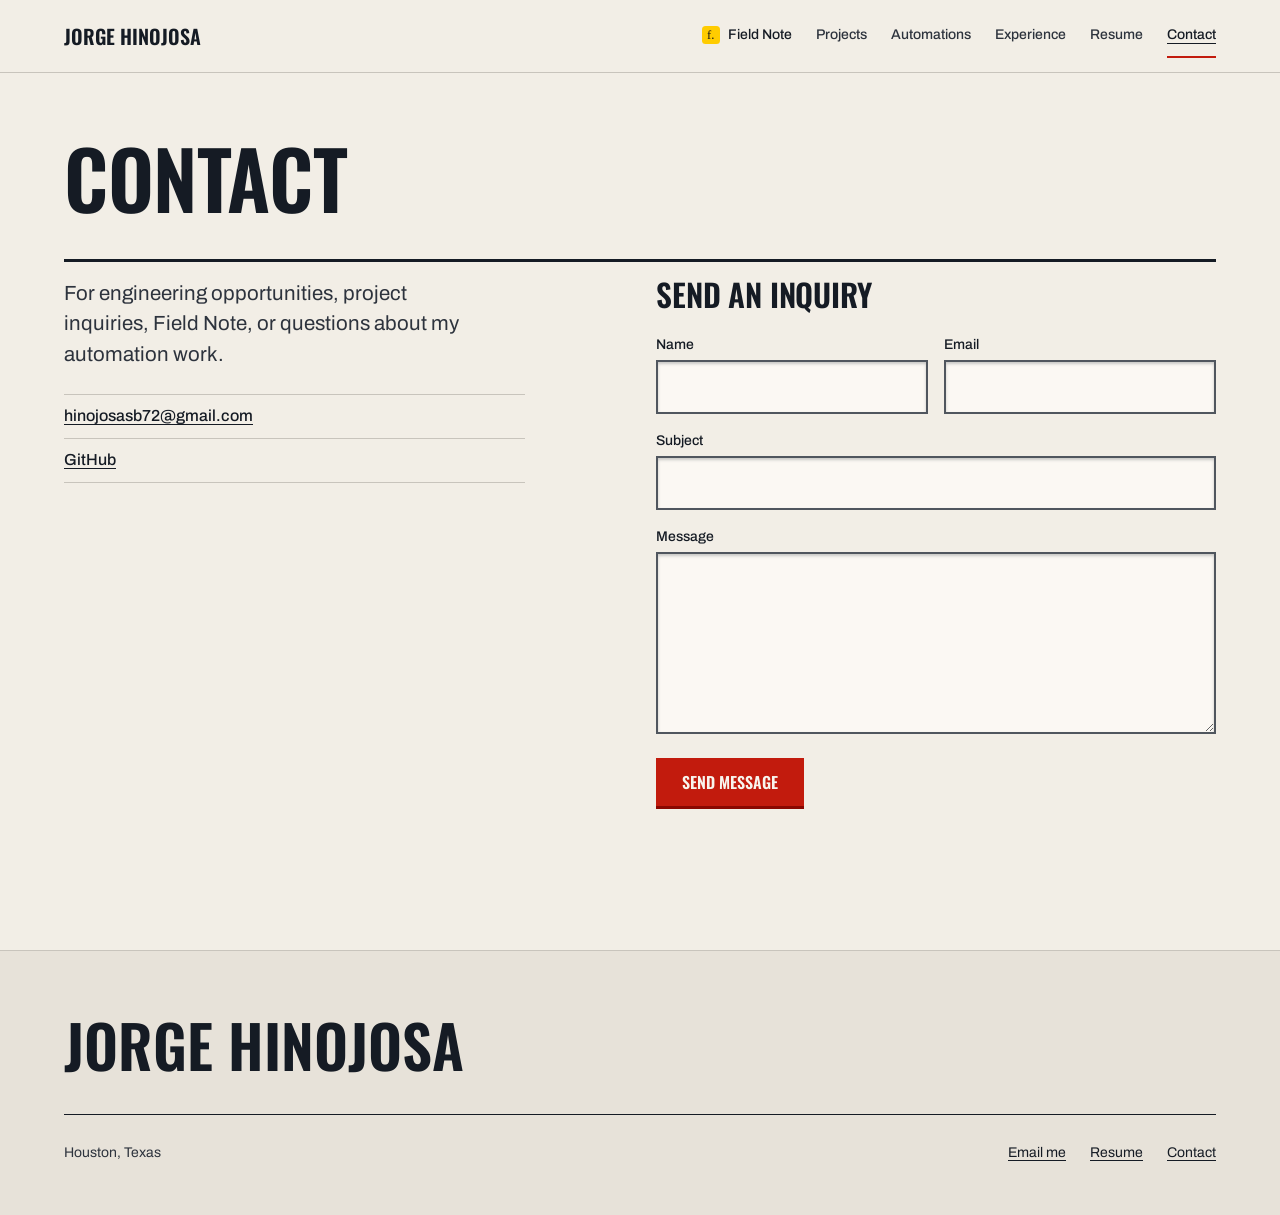
<file: contact.html>
<!doctype html>
<html lang="en">
<head>
  <meta charset="UTF-8" />
  <meta name="viewport" content="width=device-width, initial-scale=1.0, viewport-fit=cover" />
  <meta name="description" content="Contact Jorge Hinojosa about projects, opportunities, and practical systems." />
  <title>Contact | Jorge Hinojosa</title>
  <link rel="stylesheet" href="editorial.css?v=hallmark-2026" />
  <script src="editorial.js?v=hallmark-2026" defer></script>
</head>
<body>
  <a class="skip-link" href="#main-content">Skip to content</a>
  <nav class="site-nav" aria-label="Primary navigation">
    <div class="nav-shell container">
      <a class="brand" href="index.html" aria-label="Jorge Hinojosa, home">Jorge Hinojosa</a>
      <div class="nav-links">
        <a href="index.html#field-note" data-field-note-link><img src="assets/brand/field-note.svg" alt="" width="18" height="18" />Field Note</a>
        <a href="projects.html">Projects</a>
        <a href="automations.html">Automations</a>
        <a href="timeline.html" data-experience-link>Experience</a>
        <a href="resume.html">Resume</a>
        <a href="contact.html">Contact</a>
      </div>
    </div>
  </nav>

  <main class="page-content" id="main-content">
    <header class="page-head">
      <div class="container page-head-grid">
        <h1>Contact</h1>
      </div>
    </header>
    <div class="container page-body">
      <div class="contact-page">
        <div class="contact-intro">
          <p>For engineering opportunities, project inquiries, Field Note, or questions about my automation work.</p>
          <div class="contact-actions">
            <a class="text-link" href="mailto:hinojosasb72@gmail.com">hinojosasb72@gmail.com</a>
            <a class="text-link" href="https://github.com/bufordcore-droid" target="_blank" rel="noopener">GitHub</a>
          </div>
        </div>

        <form class="contact-form" action="https://formsubmit.co/hinojosasb72@gmail.com" method="post" data-contact-form aria-labelledby="contact-form-title">
          <h2 id="contact-form-title">Send an inquiry</h2>
          <input type="hidden" name="_subject" value="Portfolio inquiry" />
          <input type="text" name="_honey" tabindex="-1" autocomplete="off" hidden />
          <fieldset class="contact-fields" aria-label="Inquiry details">
            <div class="contact-field">
              <label for="contact-name">Name</label>
              <input id="contact-name" name="name" autocomplete="name" required />
            </div>
            <div class="contact-field">
              <label for="contact-email">Email</label>
              <input id="contact-email" name="email" type="email" autocomplete="email" required />
            </div>
            <div class="contact-field contact-field-wide">
              <label for="contact-subject">Subject</label>
              <input id="contact-subject" name="subject" required />
            </div>
            <div class="contact-field contact-field-wide">
              <label for="contact-message">Message</label>
              <textarea id="contact-message" name="message" rows="6" required></textarea>
            </div>
          </fieldset>
          <div class="contact-form-actions">
            <button class="button button-primary" type="submit">Send message</button>
            <p class="contact-status" data-contact-status role="status"></p>
          </div>
        </form>
      </div>
    </div>
  </main>

  <footer class="site-footer">
    <div class="container footer-shell">
      <p class="footer-mark">Jorge Hinojosa</p>
      <div class="footer-row">
        <p>Houston, Texas</p>
        <nav class="footer-links" aria-label="Footer">
          <a href="mailto:hinojosasb72@gmail.com">Email me</a>
          <a href="resume.html">Resume</a>
          <a href="contact.html">Contact</a>
        </nav>
      </div>
    </div>
  </footer>
</body>
</html>
</file>
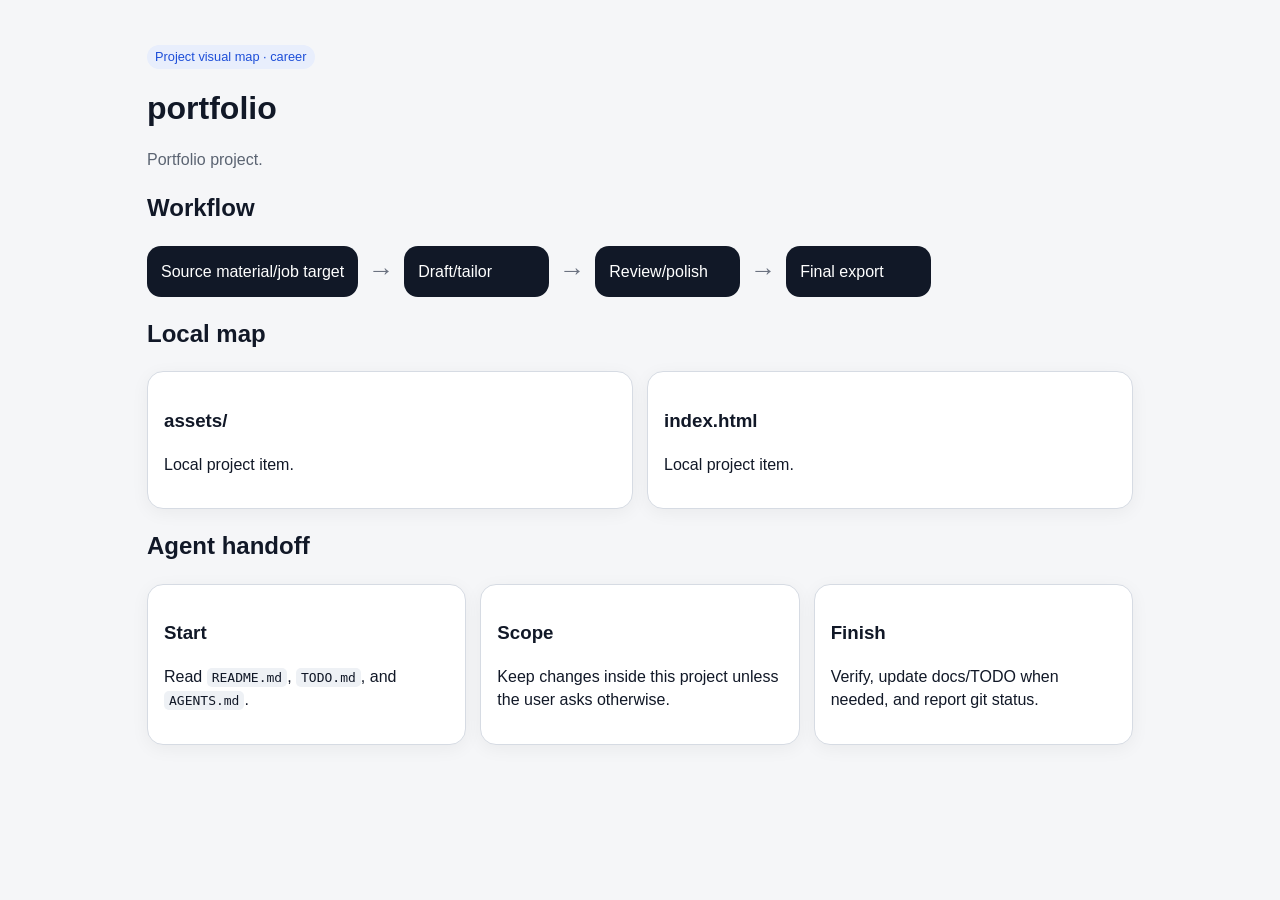
<file: diagram.html>
<!doctype html>
<html lang="en"><head><meta charset="utf-8"><meta name="viewport" content="width=device-width, initial-scale=1"><title>portfolio</title><style>
:root{--bg:#f5f6f8;--card:#fff;--text:#111827;--muted:#5b6472;--line:#d6dbe3}*{box-sizing:border-box}body{margin:0;background:var(--bg);color:var(--text);font-family:Inter,Segoe UI,Arial,sans-serif;line-height:1.45}main{max-width:1050px;margin:auto;padding:32px}h1{margin:.2rem 0}.muted{color:var(--muted)}.grid{display:grid;grid-template-columns:repeat(auto-fit,minmax(220px,1fr));gap:14px;margin:18px 0}.card{background:var(--card);border:1px solid var(--line);border-radius:16px;padding:16px;box-shadow:0 4px 18px #0000000d}.flow{display:flex;flex-wrap:wrap;gap:10px;align-items:center;margin:18px 0}.box{background:#111827;color:white;border-radius:14px;padding:14px;min-width:145px}.arrow{font-size:26px;color:#6b7280}.badge{display:inline-block;border-radius:999px;padding:3px 8px;background:#e8eefc;color:#1d4ed8;font-size:.8rem}code{background:#eef1f5;padding:2px 5px;border-radius:5px}</style></head><body><main>
<p class="badge">Project visual map · career</p><h1>portfolio</h1><p class="muted">Portfolio project.</p>
<h2>Workflow</h2><div class="flow"><div class="box">Source material/job target</div><div class="arrow">→</div><div class="box">Draft/tailor</div><div class="arrow">→</div><div class="box">Review/polish</div><div class="arrow">→</div><div class="box">Final export</div></div>
<h2>Local map</h2><section class="grid"><article class="card"><h3>assets/</h3><p>Local project item.</p></article>
<article class="card"><h3>index.html</h3><p>Local project item.</p></article></section>
<h2>Agent handoff</h2><section class="grid"><article class="card"><h3>Start</h3><p>Read <code>README.md</code>, <code>TODO.md</code>, and <code>AGENTS.md</code>.</p></article><article class="card"><h3>Scope</h3><p>Keep changes inside this project unless the user asks otherwise.</p></article><article class="card"><h3>Finish</h3><p>Verify, update docs/TODO when needed, and report git status.</p></article></section>
</main></body></html>
</file>
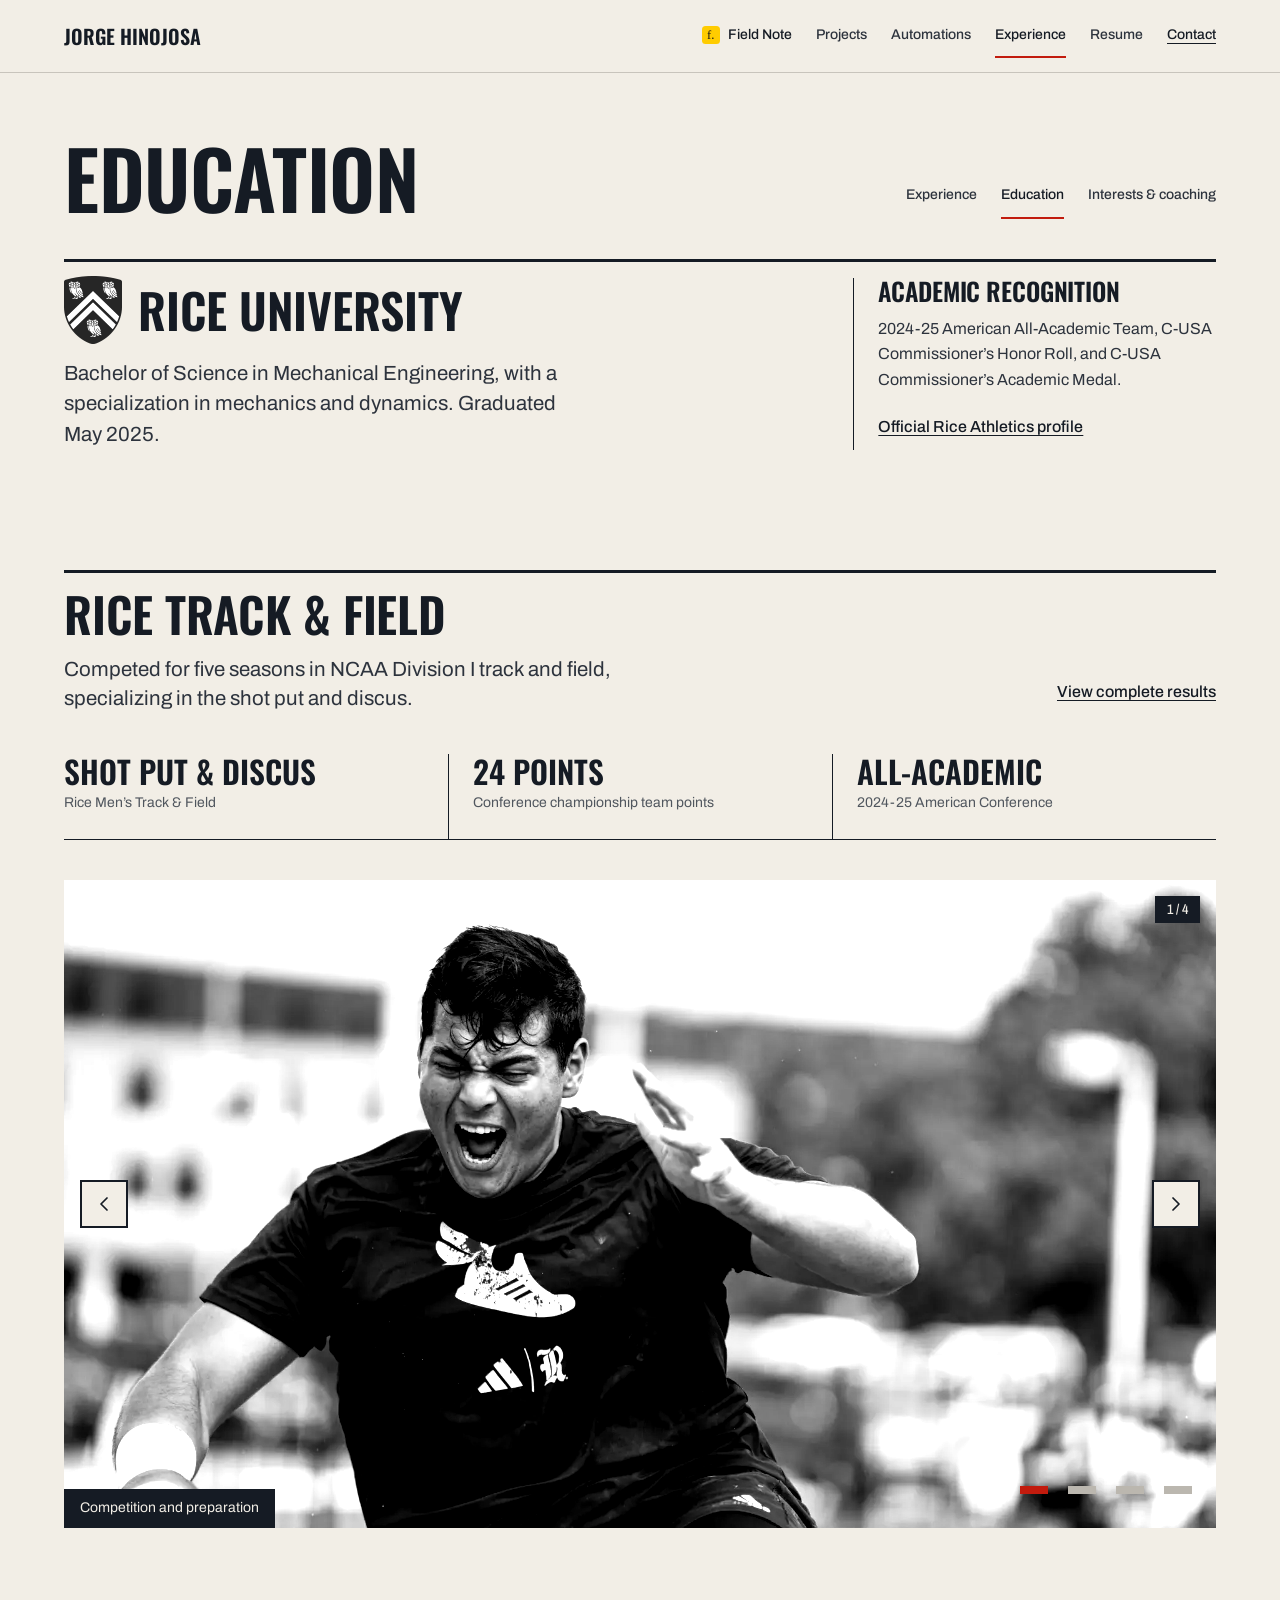
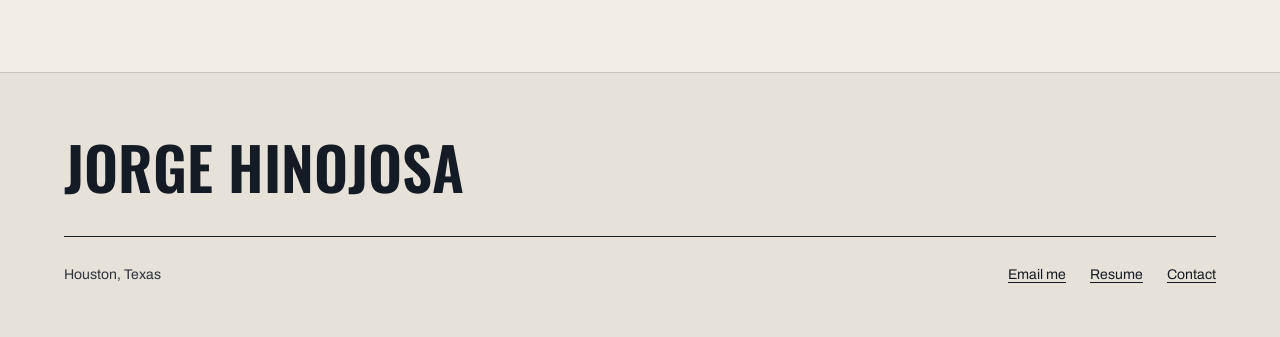
<file: education.html>
<!doctype html>
<html lang="en">
<head>
  <meta charset="UTF-8" />
  <meta name="viewport" content="width=device-width, initial-scale=1.0, viewport-fit=cover" />
  <meta name="description" content="Jorge Hinojosa's Rice University engineering education and NCAA Division I Track and Field experience." />
  <title>Education | Jorge Hinojosa</title>
  <link rel="stylesheet" href="editorial.css?v=hallmark-2026" />
  <script src="editorial.js?v=hallmark-2026" defer></script>
</head>
<body>
  <a class="skip-link" href="#main-content">Skip to content</a>
  <nav class="site-nav" aria-label="Primary navigation">
    <div class="nav-shell container">
      <a class="brand" href="index.html" aria-label="Jorge Hinojosa, home">Jorge Hinojosa</a>
      <div class="nav-links">
        <a href="index.html#field-note" data-field-note-link><img src="assets/brand/field-note.svg" alt="" width="18" height="18" />Field Note</a>
        <a href="projects.html">Projects</a>
        <a href="automations.html">Automations</a>
        <a href="timeline.html" data-experience-link>Experience</a>
        <a href="resume.html">Resume</a>
        <a href="contact.html">Contact</a>
      </div>
    </div>
  </nav>

  <main class="page-content education-page" id="main-content">
    <header class="page-head">
      <div class="container page-head-grid">
        <h1>Education</h1>
        <nav class="about-nav" aria-label="Related pages">
          <a href="timeline.html">Experience</a>
          <a href="education.html">Education</a>
          <a href="interests.html">Interests &amp; coaching</a>
        </nav>
      </div>
    </header>
    <div class="container page-body">
      <section class="education-layout" aria-label="Degree">
        <article class="education-card">
          <h2 class="organization-heading"><span class="organization-mark"><img src="assets/brand/rice-shield.png" alt="" width="58" height="68" /></span>Rice University</h2>
          <p class="education-degree">Bachelor of Science in Mechanical Engineering, with a specialization in mechanics and dynamics. Graduated May 2025.</p>
        </article>
        <aside class="education-link-card">
          <h2>Academic recognition</h2>
          <p>2024-25 American All-Academic Team, C-USA Commissioner’s Honor Roll, and C-USA Commissioner’s Academic Medal.</p>
          <a class="text-link" href="https://riceowls.com/sports/mens-track-and-field/roster/jorge-hinojosa/9874" target="_blank" rel="noopener">Official Rice Athletics profile</a>
        </aside>
      </section>

      <section class="athlete-showcase" aria-labelledby="athlete-title">
        <div class="athlete-heading">
          <div>
            <h2 id="athlete-title">Rice Track &amp; Field</h2>
            <p class="lead">Competed for five seasons in NCAA Division I track and field, specializing in the shot put and discus.</p>
          </div>
          <a class="athlete-profile-link text-link" href="https://riceowls.com/sports/mens-track-and-field/roster/jorge-hinojosa/9874" target="_blank" rel="noopener">View complete results</a>
        </div>
        <div class="athlete-highlights">
          <div class="athlete-highlight"><strong>Shot Put &amp; Discus</strong><span>Rice Men’s Track &amp; Field</span></div>
          <div class="athlete-highlight"><strong>24 Points</strong><span>Conference championship team points</span></div>
          <div class="athlete-highlight"><strong>All-Academic</strong><span>2024-25 American Conference</span></div>
        </div>
        <div class="athlete-carousel" data-athlete-carousel aria-label="Rice student-athlete photo gallery" tabindex="0">
          <span class="athlete-counter" data-athlete-counter aria-live="polite">1 / 4</span>
          <figure class="athlete-slide is-active"><img src="assets/education/student-athlete-2.jpg" width="1845" height="1230" alt="Jorge Hinojosa competing for Rice in the throwing events" /><figcaption class="athlete-caption">Competition and preparation</figcaption></figure>
          <figure class="athlete-slide"><img src="assets/education/student-athlete-3.jpg" width="1652" height="1101" loading="lazy" alt="Jorge Hinojosa during a Rice Track and Field competition" /><figcaption class="athlete-caption">NCAA Division I athletics</figcaption></figure>
          <figure class="athlete-slide"><img src="assets/education/student-athlete-4.jpg" width="1993" height="1189" loading="lazy" alt="Jorge Hinojosa in Rice Track and Field competition" /><figcaption class="athlete-caption">Throws program</figcaption></figure>
          <figure class="athlete-slide"><img src="assets/education/student-athlete-5.jpg" width="1846" height="1204" loading="lazy" alt="Jorge Hinojosa competing as a Rice student-athlete" /><figcaption class="athlete-caption">Five seasons at Rice</figcaption></figure>
          <button class="athlete-control prev" type="button" data-athlete-prev aria-label="Previous student-athlete photo"><svg viewBox="0 0 24 24" width="24" height="24" fill="none" stroke="currentColor" stroke-width="1.75" stroke-linecap="round" stroke-linejoin="round" aria-hidden="true" focusable="false"><path d="m15 18-6-6 6-6"/></svg></button>
          <button class="athlete-control next" type="button" data-athlete-next aria-label="Next student-athlete photo"><svg viewBox="0 0 24 24" width="24" height="24" fill="none" stroke="currentColor" stroke-width="1.75" stroke-linecap="round" stroke-linejoin="round" aria-hidden="true" focusable="false"><path d="m9 18 6-6-6-6"/></svg></button>
          <div class="athlete-dots" aria-label="Choose student-athlete photo">
            <button class="athlete-dot is-active" type="button" data-athlete-dot aria-label="Photo 1"></button>
            <button class="athlete-dot" type="button" data-athlete-dot aria-label="Photo 2"></button>
            <button class="athlete-dot" type="button" data-athlete-dot aria-label="Photo 3"></button>
            <button class="athlete-dot" type="button" data-athlete-dot aria-label="Photo 4"></button>
          </div>
        </div>
      </section>
    </div>
  </main>

  <footer class="site-footer">
    <div class="container footer-shell">
      <p class="footer-mark">Jorge Hinojosa</p>
      <div class="footer-row">
        <p>Houston, Texas</p>
        <nav class="footer-links" aria-label="Footer">
          <a href="mailto:hinojosasb72@gmail.com">Email me</a>
          <a href="resume.html">Resume</a>
          <a href="contact.html">Contact</a>
        </nav>
      </div>
    </div>
  </footer>
</body>
</html>
</file>
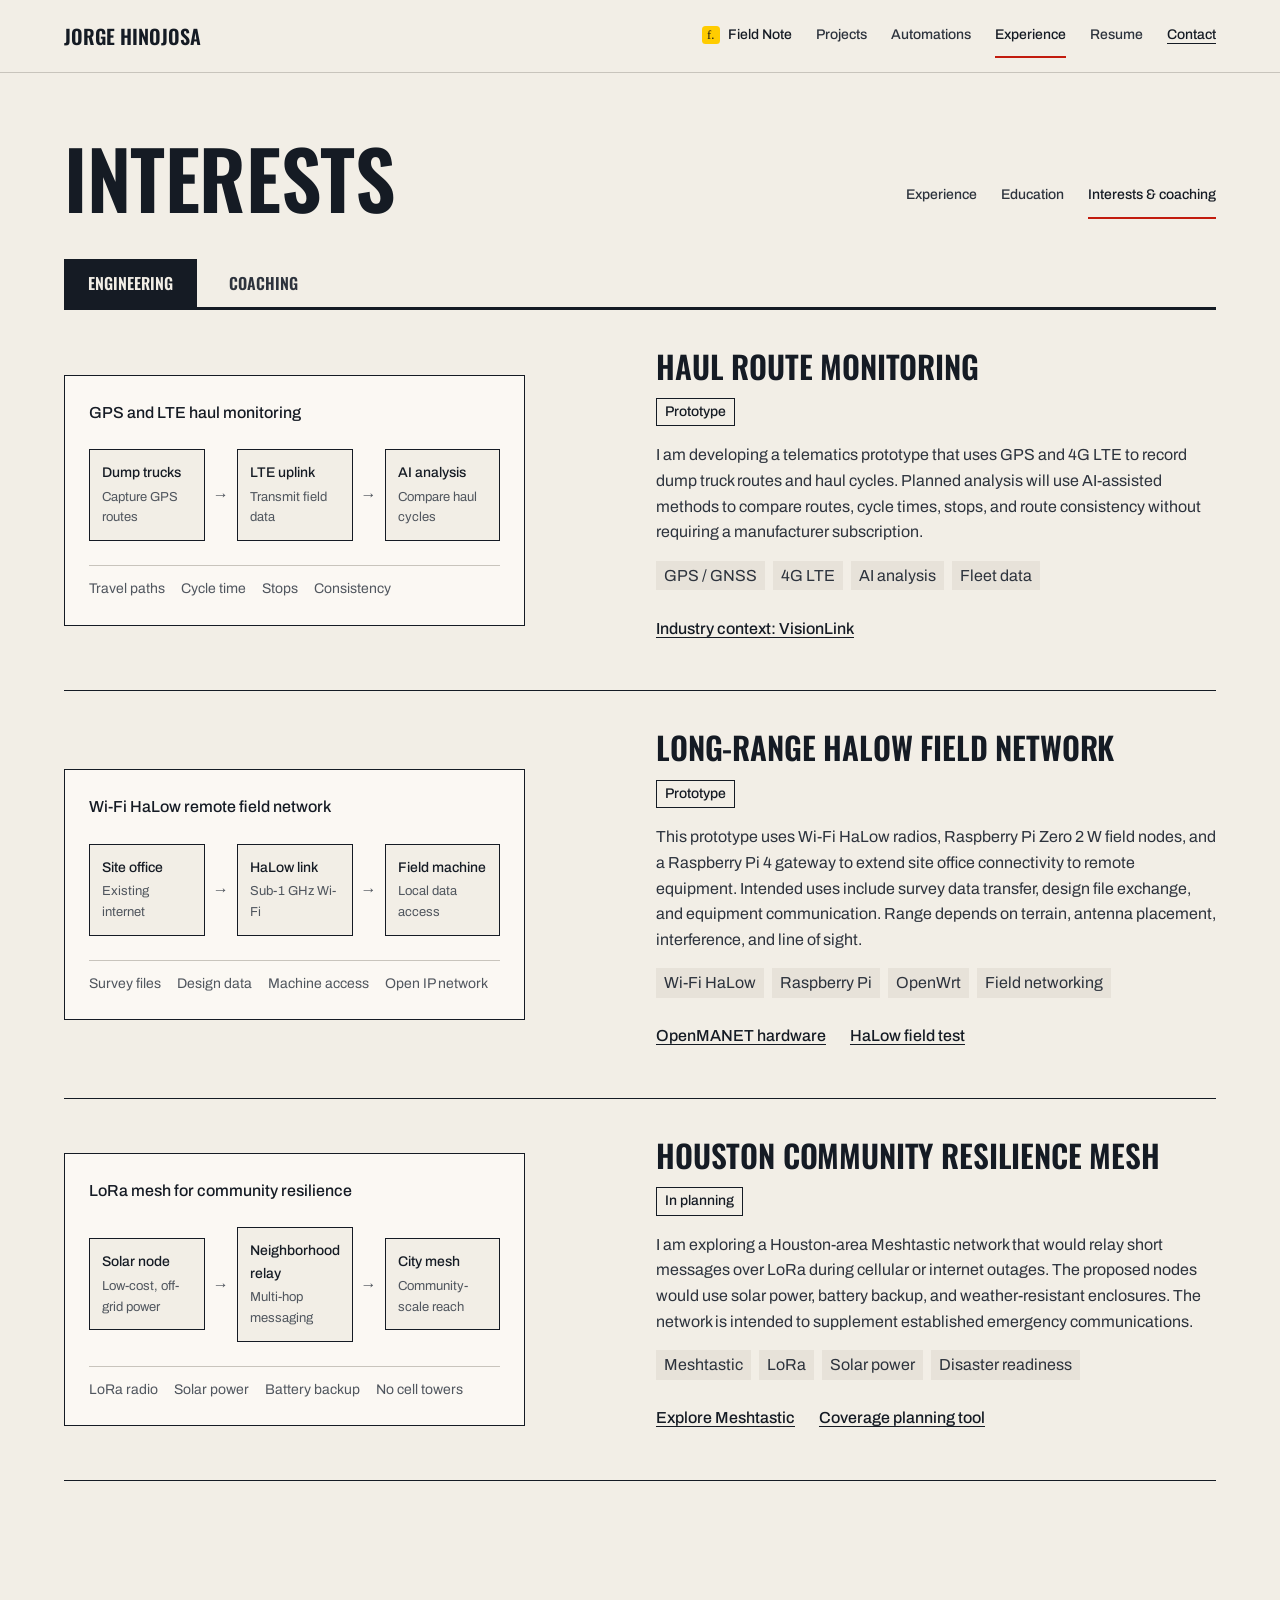
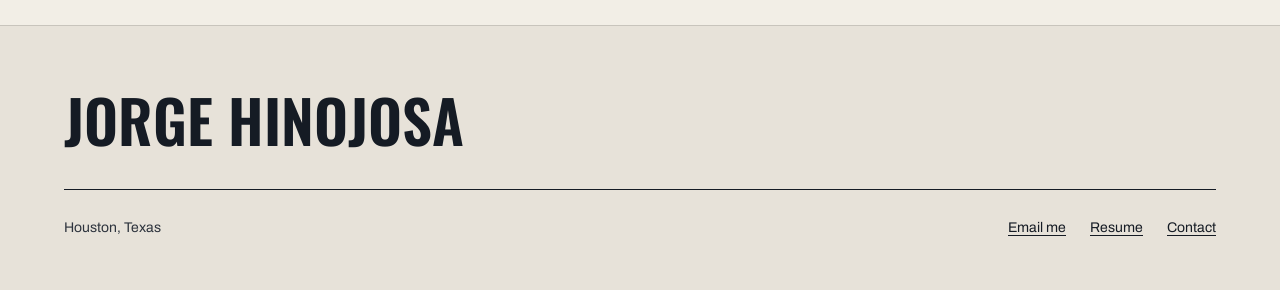
<file: interests.html>
<!doctype html>
<html lang="en">
<head>
  <meta charset="UTF-8" />
  <meta name="viewport" content="width=device-width, initial-scale=1.0, viewport-fit=cover" />
  <meta name="description" content="Field technology prototypes and coaching work explored by Jorge Hinojosa." />
  <title>Interests | Jorge Hinojosa</title>
  <link rel="stylesheet" href="editorial.css?v=hallmark-2026" />
  <script src="editorial.js?v=hallmark-2026" defer></script>
</head>
<body>
  <a class="skip-link" href="#main-content">Skip to content</a>
  <nav class="site-nav" aria-label="Primary navigation">
    <div class="nav-shell container">
      <a class="brand" href="index.html" aria-label="Jorge Hinojosa, home">Jorge Hinojosa</a>
      <div class="nav-links">
        <a href="index.html#field-note" data-field-note-link><img src="assets/brand/field-note.svg" alt="" width="18" height="18" />Field Note</a>
        <a href="projects.html">Projects</a>
        <a href="automations.html">Automations</a>
        <a href="timeline.html" data-experience-link>Experience</a>
        <a href="resume.html">Resume</a>
        <a href="contact.html">Contact</a>
      </div>
    </div>
  </nav>

  <main class="interest-page" id="main-content">
    <header class="page-head">
      <div class="container page-head-grid">
        <h1>Interests</h1>
        <nav class="about-nav" aria-label="Related pages">
          <a href="timeline.html">Experience</a>
          <a href="education.html">Education</a>
          <a href="interests.html">Interests &amp; coaching</a>
        </nav>
      </div>
    </header>
    <div class="container page-body">
      <div class="interest-tabs" role="tablist" aria-label="Interest sections" data-interest-tabs>
        <button class="interest-tab is-active" id="engineering-tab" type="button" role="tab" aria-selected="true" aria-controls="engineering-panel" data-interest-tab="engineering">Engineering</button>
        <button class="interest-tab" id="track-field-tab" type="button" role="tab" aria-selected="false" aria-controls="track-field-panel" tabindex="-1" data-interest-tab="track-field">Coaching</button>
      </div>

      <section class="interest-panel" id="engineering-panel" role="tabpanel" aria-labelledby="engineering-tab" data-interest-panel="engineering">
        <article class="interest-card">
          <div class="interest-visual">
            <div class="system-diagram" role="img" aria-label="Dump-truck GPS routes transmitted over LTE to an AI-assisted haul analysis system">
              <p class="diagram-kicker">GPS and LTE haul monitoring</p>
              <div class="diagram-flow">
                <span class="diagram-node"><strong>Dump trucks</strong><small>Capture GPS routes</small></span>
                <i aria-hidden="true">→</i>
                <span class="diagram-node"><strong>LTE uplink</strong><small>Transmit field data</small></span>
                <i aria-hidden="true">→</i>
                <span class="diagram-node"><strong>AI analysis</strong><small>Compare haul cycles</small></span>
              </div>
              <div class="diagram-metrics"><span>Travel paths</span><span>Cycle time</span><span>Stops</span><span>Consistency</span></div>
            </div>
          </div>
          <div class="interest-content">
            <h2 class="card-title">Haul route monitoring</h2>
            <p class="interest-status">Prototype</p>
            <p class="card-desc">I am developing a telematics prototype that uses GPS and 4G LTE to record dump truck routes and haul cycles. Planned analysis will use AI-assisted methods to compare routes, cycle times, stops, and route consistency without requiring a manufacturer subscription.</p>
            <div class="interest-tech" aria-label="Project technologies"><span>GPS / GNSS</span><span>4G LTE</span><span>AI analysis</span><span>Fleet data</span></div>
            <div class="interest-links">
              <a class="text-link" href="https://www.cat.com/en_US/by-industry/quarry-aggregates/technology-for-quarry-aggregates/productivity.html" target="_blank" rel="noopener">Industry context: VisionLink</a>
            </div>
          </div>
        </article>
        <article class="interest-card">
          <div class="interest-visual">
            <div class="system-diagram" role="img" aria-label="Office internet extended over a long-range Wi-Fi HaLow link to machinery at a remote work location">
              <p class="diagram-kicker">Wi-Fi HaLow remote field network</p>
              <div class="diagram-flow">
                <span class="diagram-node"><strong>Site office</strong><small>Existing internet</small></span>
                <i aria-hidden="true">→</i>
                <span class="diagram-node"><strong>HaLow link</strong><small>Sub-1 GHz Wi-Fi</small></span>
                <i aria-hidden="true">→</i>
                <span class="diagram-node"><strong>Field machine</strong><small>Local data access</small></span>
              </div>
              <div class="diagram-metrics"><span>Survey files</span><span>Design data</span><span>Machine access</span><span>Open IP network</span></div>
            </div>
          </div>
          <div class="interest-content">
            <h2 class="card-title">Long-Range HaLow Field Network</h2>
            <p class="interest-status">Prototype</p>
            <p class="card-desc">This prototype uses Wi-Fi HaLow radios, Raspberry Pi Zero 2 W field nodes, and a Raspberry Pi 4 gateway to extend site office connectivity to remote equipment. Intended uses include survey data transfer, design file exchange, and equipment communication. Range depends on terrain, antenna placement, interference, and line of sight.</p>
            <div class="interest-tech" aria-label="Project technologies"><span>Wi-Fi HaLow</span><span>Raspberry Pi</span><span>OpenWrt</span><span>Field networking</span></div>
            <div class="interest-links">
              <a class="text-link" href="https://openmanet.github.io/docs/hardware/raspberry-pi" target="_blank" rel="noopener">OpenMANET hardware</a>
              <a class="text-link" href="https://www.morsemicro.com/2024/09/09/pushing-the-limits-wi-fi-halow-testing-in-joshua-tree-national-park/" target="_blank" rel="noopener">HaLow field test</a>
            </div>
          </div>
        </article>
        <article class="interest-card">
          <div class="interest-visual">
            <div class="system-diagram" role="img" aria-label="Solar-powered Meshtastic nodes relaying community messages across neighborhoods to form a resilient city mesh">
              <p class="diagram-kicker">LoRa mesh for community resilience</p>
              <div class="diagram-flow">
                <span class="diagram-node"><strong>Solar node</strong><small>Low-cost, off-grid power</small></span>
                <i aria-hidden="true">→</i>
                <span class="diagram-node"><strong>Neighborhood relay</strong><small>Multi-hop messaging</small></span>
                <i aria-hidden="true">→</i>
                <span class="diagram-node"><strong>City mesh</strong><small>Community-scale reach</small></span>
              </div>
              <div class="diagram-metrics"><span>LoRa radio</span><span>Solar power</span><span>Battery backup</span><span>No cell towers</span></div>
            </div>
          </div>
          <div class="interest-content">
            <h2 class="card-title">Houston Community Resilience Mesh</h2>
            <p class="interest-status">In planning</p>
            <p class="card-desc">I am exploring a Houston-area Meshtastic network that would relay short messages over LoRa during cellular or internet outages. The proposed nodes would use solar power, battery backup, and weather-resistant enclosures. The network is intended to supplement established emergency communications.</p>
            <div class="interest-tech" aria-label="Project technologies"><span>Meshtastic</span><span>LoRa</span><span>Solar power</span><span>Disaster readiness</span></div>
            <div class="interest-links">
              <a class="text-link" href="https://meshtastic.org/" target="_blank" rel="noopener">Explore Meshtastic</a>
              <a class="text-link" href="https://site.meshtastic.org/" target="_blank" rel="noopener">Coverage planning tool</a>
            </div>
          </div>
        </article>
      </section>

      <section class="interest-panel" id="track-field-panel" role="tabpanel" aria-labelledby="track-field-tab" data-interest-panel="track-field" hidden>
        <section class="coaching-section" aria-labelledby="coaching-title">
          <div class="coaching-heading">
            <h2 id="coaching-title">Track &amp; Field coaching</h2>
            <p>I have coached track and field for kindergarten through eighth-grade students at St. Vincent de Paul Catholic School. Practices focus on event fundamentals, structured drills, and individual feedback.</p>
          </div>
          <div class="coaching-contact">
            <h3>Private coaching</h3>
            <p>Contact me to discuss goals, experience level, scheduling, and coaching availability.</p>
            <div class="coaching-actions">
              <a class="button button-primary" href="mailto:hinojosasb72@gmail.com?subject=Private%20Coaching%20Inquiry">Ask about coaching</a>
              <a class="text-link" href="contact.html">Contact page</a>
            </div>
          </div>
        </section>
      </section>
    </div>
  </main>

  <footer class="site-footer">
    <div class="container footer-shell">
      <p class="footer-mark">Jorge Hinojosa</p>
      <div class="footer-row">
        <p>Houston, Texas</p>
        <nav class="footer-links" aria-label="Footer">
          <a href="mailto:hinojosasb72@gmail.com">Email me</a>
          <a href="resume.html">Resume</a>
          <a href="contact.html">Contact</a>
        </nav>
      </div>
    </div>
  </footer>
</body>
</html>
</file>
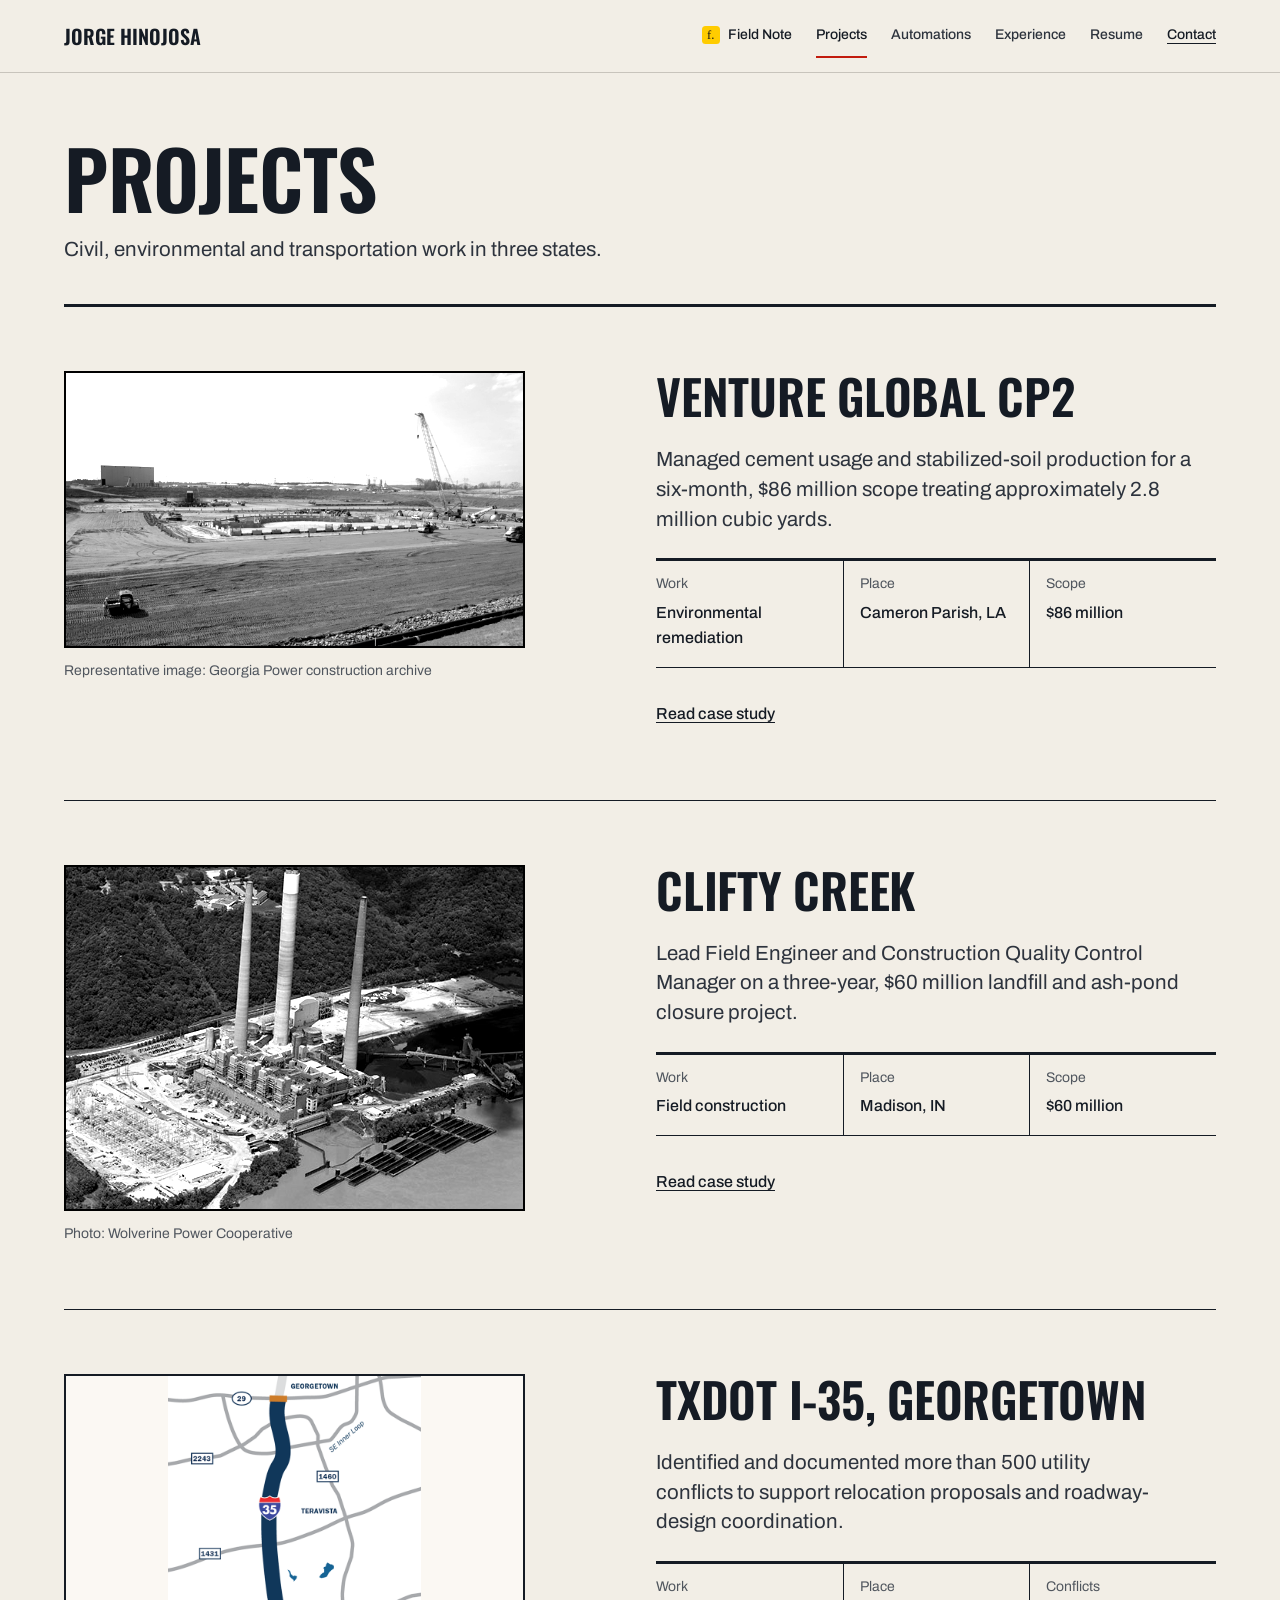
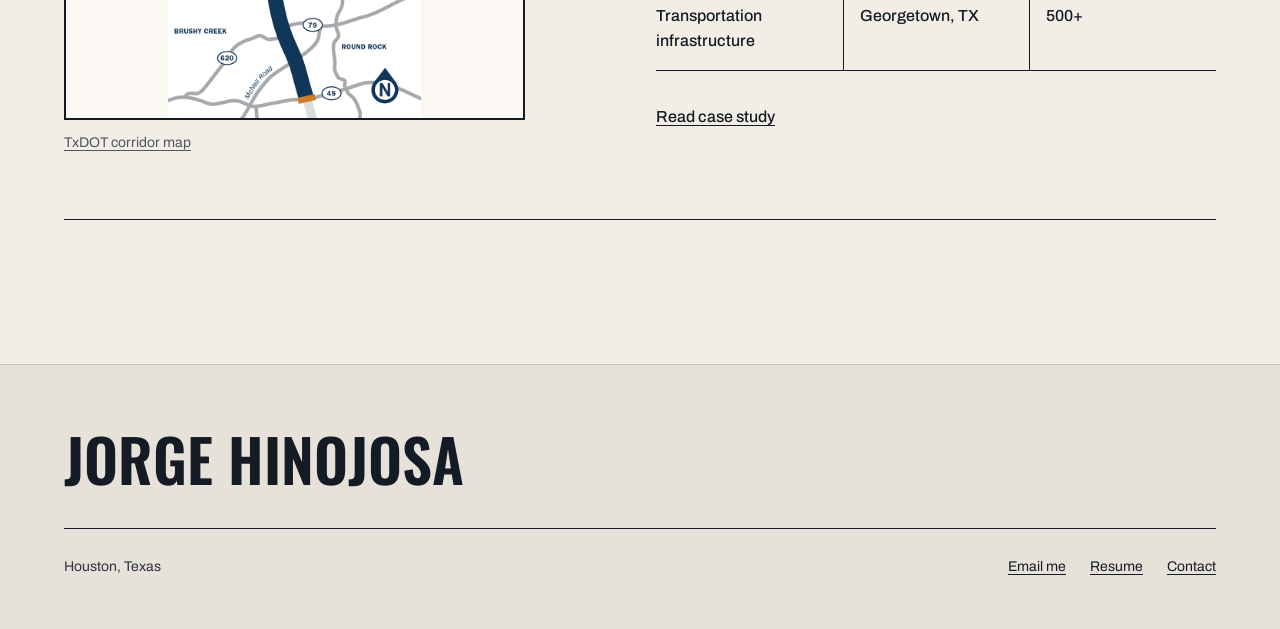
<file: projects.html>
<!doctype html>
<html lang="en">
<head>
  <meta charset="UTF-8" />
  <meta name="viewport" content="width=device-width, initial-scale=1.0, viewport-fit=cover" />
  <meta name="description" content="Selected civil construction, environmental, and transportation projects led and supported by Jorge Hinojosa." />
  <title>Projects | Jorge Hinojosa</title>
  <link rel="stylesheet" href="editorial.css?v=hallmark-2026" />
  <script src="editorial.js?v=hallmark-2026" defer></script>
</head>
<body>
  <a class="skip-link" href="#main-content">Skip to content</a>
  <nav class="site-nav" aria-label="Primary navigation">
    <div class="nav-shell container">
      <a class="brand" href="index.html" aria-label="Jorge Hinojosa, home">Jorge Hinojosa</a>
      <div class="nav-links">
        <a href="index.html#field-note" data-field-note-link><img src="assets/brand/field-note.svg" alt="" width="18" height="18" />Field Note</a>
        <a href="projects.html">Projects</a>
        <a href="automations.html">Automations</a>
        <a href="timeline.html" data-experience-link>Experience</a>
        <a href="resume.html">Resume</a>
        <a href="contact.html">Contact</a>
      </div>
    </div>
  </nav>

  <main class="page-content" id="main-content">
    <header class="page-head">
      <div class="container page-head-grid">
        <h1>Projects</h1>
        <p class="page-lede">Civil, environmental and transportation work in three states.</p>
      </div>
    </header>
    <div class="container page-body">
      <div class="project-list">
        <article class="project-item">
          <figure class="project-figure">
            <a class="project-image" href="case-study-vg-cp2.html" tabindex="-1" aria-hidden="true">
              <div class="photo"><img class="crop-earthwork" src="assets/featured/vogtle-soil-work.jpg" width="650" height="433" alt="Representative large-scale earthwork and soil-placement operation" loading="lazy" /></div>
            </a>
            <figcaption class="image-credit">Representative image: Georgia Power construction archive</figcaption>
          </figure>
          <div class="project-item-body">
            <h2><a href="case-study-vg-cp2.html">Venture Global CP2</a></h2>
            <p class="lead">Managed cement usage and stabilized-soil production for a six-month, $86 million scope treating approximately 2.8 million cubic yards.</p>
            <dl class="title-block"><div><dt>Work</dt><dd>Environmental remediation</dd></div><div><dt>Place</dt><dd>Cameron Parish, LA</dd></div><div><dt>Scope</dt><dd>$86 million</dd></div></dl>
            <div class="link-row">
              <a class="text-link" href="case-study-vg-cp2.html">Read case study</a>
            </div>
          </div>
        </article>
        <article class="project-item">
          <figure class="project-figure">
            <a class="project-image" href="case-study-clifty-creek.html" tabindex="-1" aria-hidden="true">
              <div class="photo"><img src="assets/featured/clifty-creek-aerial.jpg" width="600" height="451" alt="Aerial view of the Clifty Creek Generating Station beside the Ohio River" loading="lazy" /></div>
            </a>
            <figcaption class="image-credit">Photo: Wolverine Power Cooperative</figcaption>
          </figure>
          <div class="project-item-body">
            <h2><a href="case-study-clifty-creek.html">Clifty Creek</a></h2>
            <p class="lead">Lead Field Engineer and Construction Quality Control Manager on a three-year, $60 million landfill and ash-pond closure project.</p>
            <dl class="title-block"><div><dt>Work</dt><dd>Field construction</dd></div><div><dt>Place</dt><dd>Madison, IN</dd></div><div><dt>Scope</dt><dd>$60 million</dd></div></dl>
            <div class="link-row">
              <a class="text-link" href="case-study-clifty-creek.html">Read case study</a>
            </div>
          </div>
        </article>
        <article class="project-item">
          <figure class="project-figure">
            <a class="project-image is-map" href="case-study-i35-georgetown.html" tabindex="-1" aria-hidden="true">
              <div class="photo"><img src="assets/featured/i35-georgetown-map.png" width="658" height="900" alt="I-35 corridor map from SH 29 in Georgetown to SH 45 North near Round Rock" loading="lazy" /></div>
            </a>
            <figcaption class="image-credit"><a href="https://www.txdot.gov/content/dam/project-sites/mobility35/documents/mobility35-georgetown-round-rock-fact-sheet-032524.pdf">TxDOT corridor map</a></figcaption>
          </figure>
          <div class="project-item-body">
            <h2><a href="case-study-i35-georgetown.html">TxDOT I-35, Georgetown</a></h2>
            <p class="lead">Identified and documented more than 500 utility conflicts to support relocation proposals and roadway-design coordination.</p>
            <dl class="title-block"><div><dt>Work</dt><dd>Transportation infrastructure</dd></div><div><dt>Place</dt><dd>Georgetown, TX</dd></div><div><dt>Conflicts</dt><dd>500+</dd></div></dl>
            <div class="link-row">
              <a class="text-link" href="case-study-i35-georgetown.html">Read case study</a>
            </div>
          </div>
        </article>
      </div>
    </div>
  </main>

  <footer class="site-footer">
    <div class="container footer-shell">
      <p class="footer-mark">Jorge Hinojosa</p>
      <div class="footer-row">
        <p>Houston, Texas</p>
        <nav class="footer-links" aria-label="Footer">
          <a href="mailto:hinojosasb72@gmail.com">Email me</a>
          <a href="resume.html">Resume</a>
          <a href="contact.html">Contact</a>
        </nav>
      </div>
    </div>
  </footer>
</body>
</html>
</file>
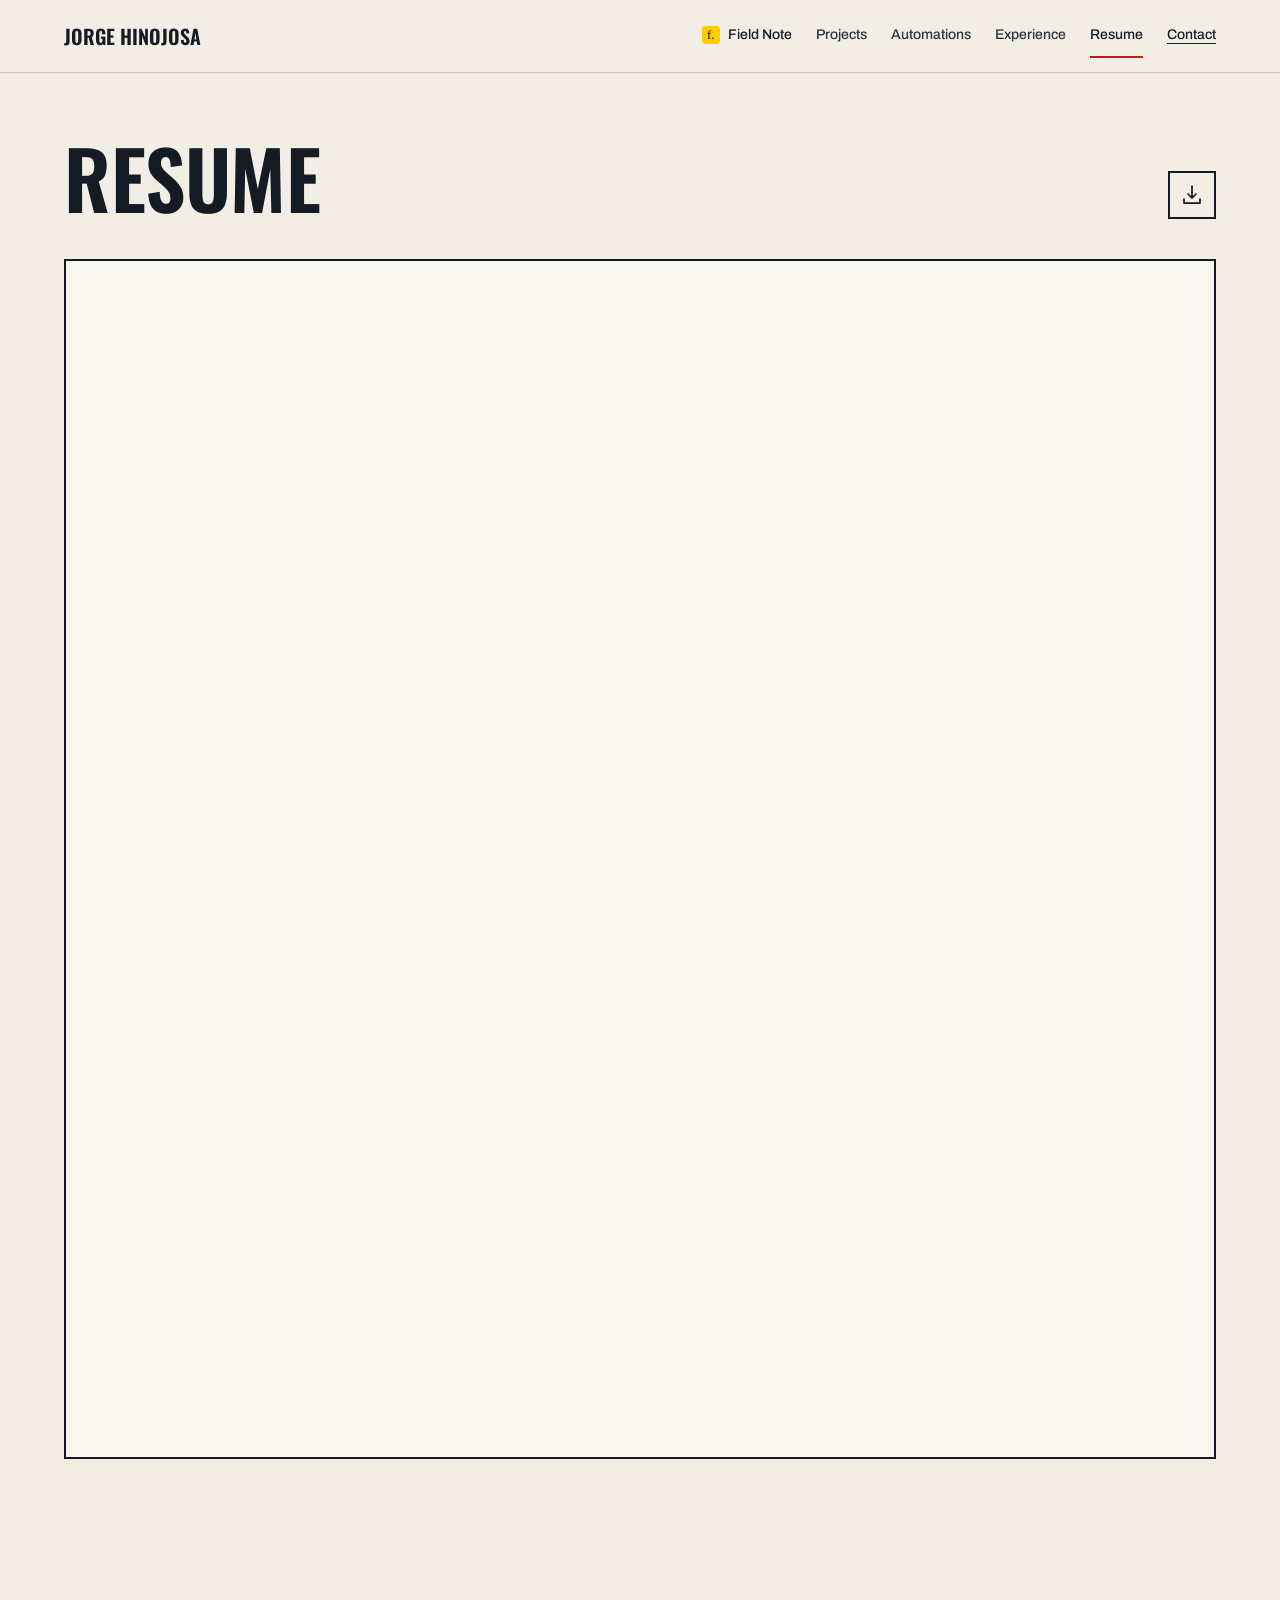
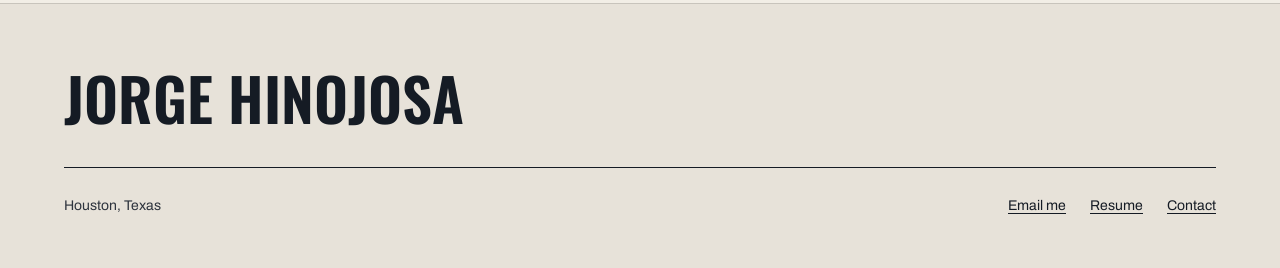
<file: resume.html>
<!doctype html>
<html lang="en">
<head>
  <meta charset="UTF-8" />
  <meta name="viewport" content="width=device-width, initial-scale=1.0, viewport-fit=cover" />
  <meta name="description" content="Resume for Jorge Hinojosa." />
  <title>Resume | Jorge Hinojosa</title>
  <link rel="stylesheet" href="editorial.css?v=hallmark-2026" />
  <script src="editorial.js?v=hallmark-2026" defer></script>
</head>
<body>
  <a class="skip-link" href="#main-content">Skip to content</a>
  <nav class="site-nav" aria-label="Primary navigation">
    <div class="nav-shell container">
      <a class="brand" href="index.html" aria-label="Jorge Hinojosa, home">Jorge Hinojosa</a>
      <div class="nav-links">
        <a href="index.html#field-note" data-field-note-link><img src="assets/brand/field-note.svg" alt="" width="18" height="18" />Field Note</a>
        <a href="projects.html">Projects</a>
        <a href="automations.html">Automations</a>
        <a href="timeline.html" data-experience-link>Experience</a>
        <a href="resume.html">Resume</a>
        <a href="contact.html">Contact</a>
      </div>
    </div>
  </nav>

  <main class="page-content" id="main-content">
    <header class="page-head">
      <div class="container page-head-grid">
        <h1>Resume</h1>
        <a class="resume-download" href="assets/resume/Jorge-Hinojosa-Resume.pdf" download aria-label="Download resume PDF" title="Download resume PDF">
          <svg viewBox="0 0 24 24" width="24" height="24" fill="none" stroke="currentColor" stroke-width="1.75" stroke-linecap="round" stroke-linejoin="round" aria-hidden="true" focusable="false">
            <path d="M12 3v12m-4-4 4 4 4-4M4 16v4h16v-4"/>
          </svg>
        </a>
      </div>
    </header>
    <div class="container page-body resume-shell">
      <div class="resume-mobile-fallback">
        <p>Download the current resume PDF.</p>
        <a class="button button-primary" href="assets/resume/Jorge-Hinojosa-Resume.pdf" download>Download resume PDF</a>
      </div>
      <div class="resume-frame">
        <iframe class="resume-document" loading="lazy" src="assets/resume/Jorge-Hinojosa-Resume.pdf#toolbar=0&amp;navpanes=0&amp;scrollbar=0" title="Jorge Hinojosa resume"></iframe>
      </div>
    </div>
  </main>

  <footer class="site-footer">
    <div class="container footer-shell">
      <p class="footer-mark">Jorge Hinojosa</p>
      <div class="footer-row">
        <p>Houston, Texas</p>
        <nav class="footer-links" aria-label="Footer">
          <a href="mailto:hinojosasb72@gmail.com">Email me</a>
          <a href="resume.html">Resume</a>
          <a href="contact.html">Contact</a>
        </nav>
      </div>
    </div>
  </footer>
</body>
</html>
</file>
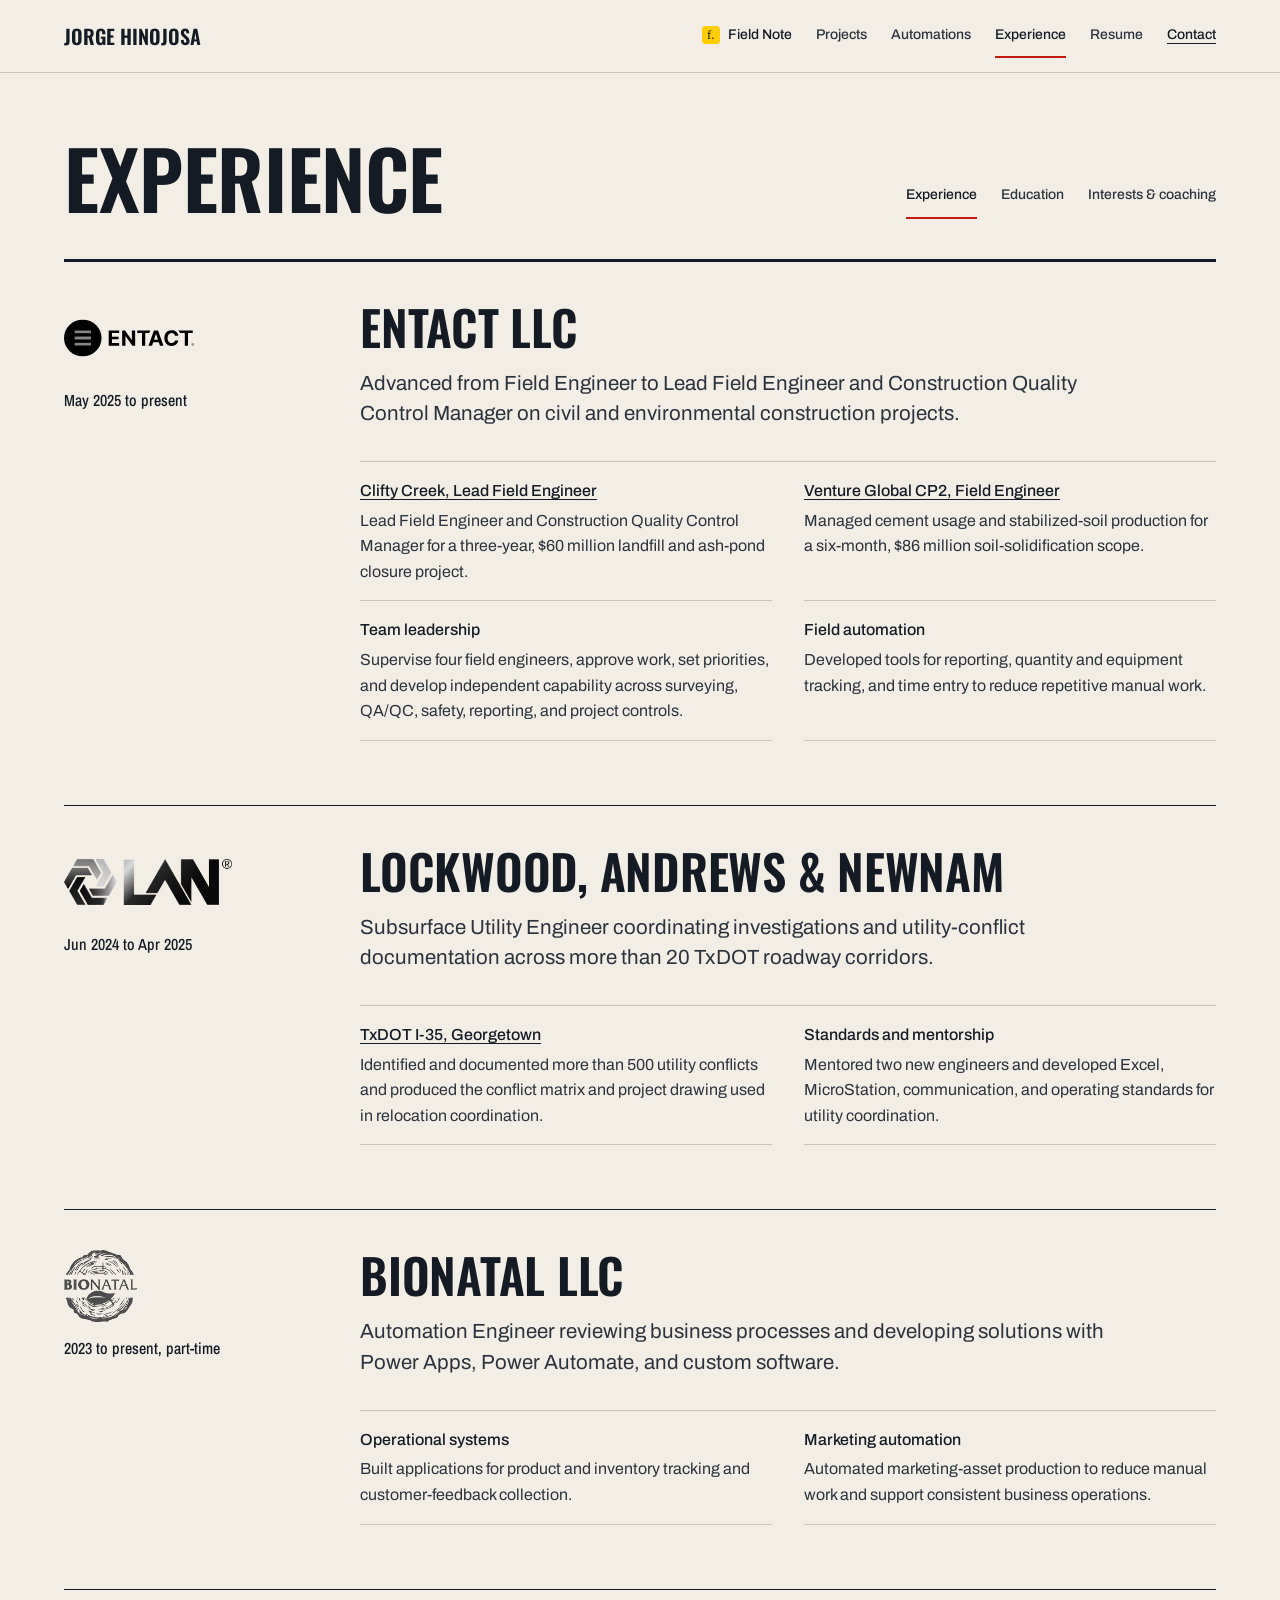
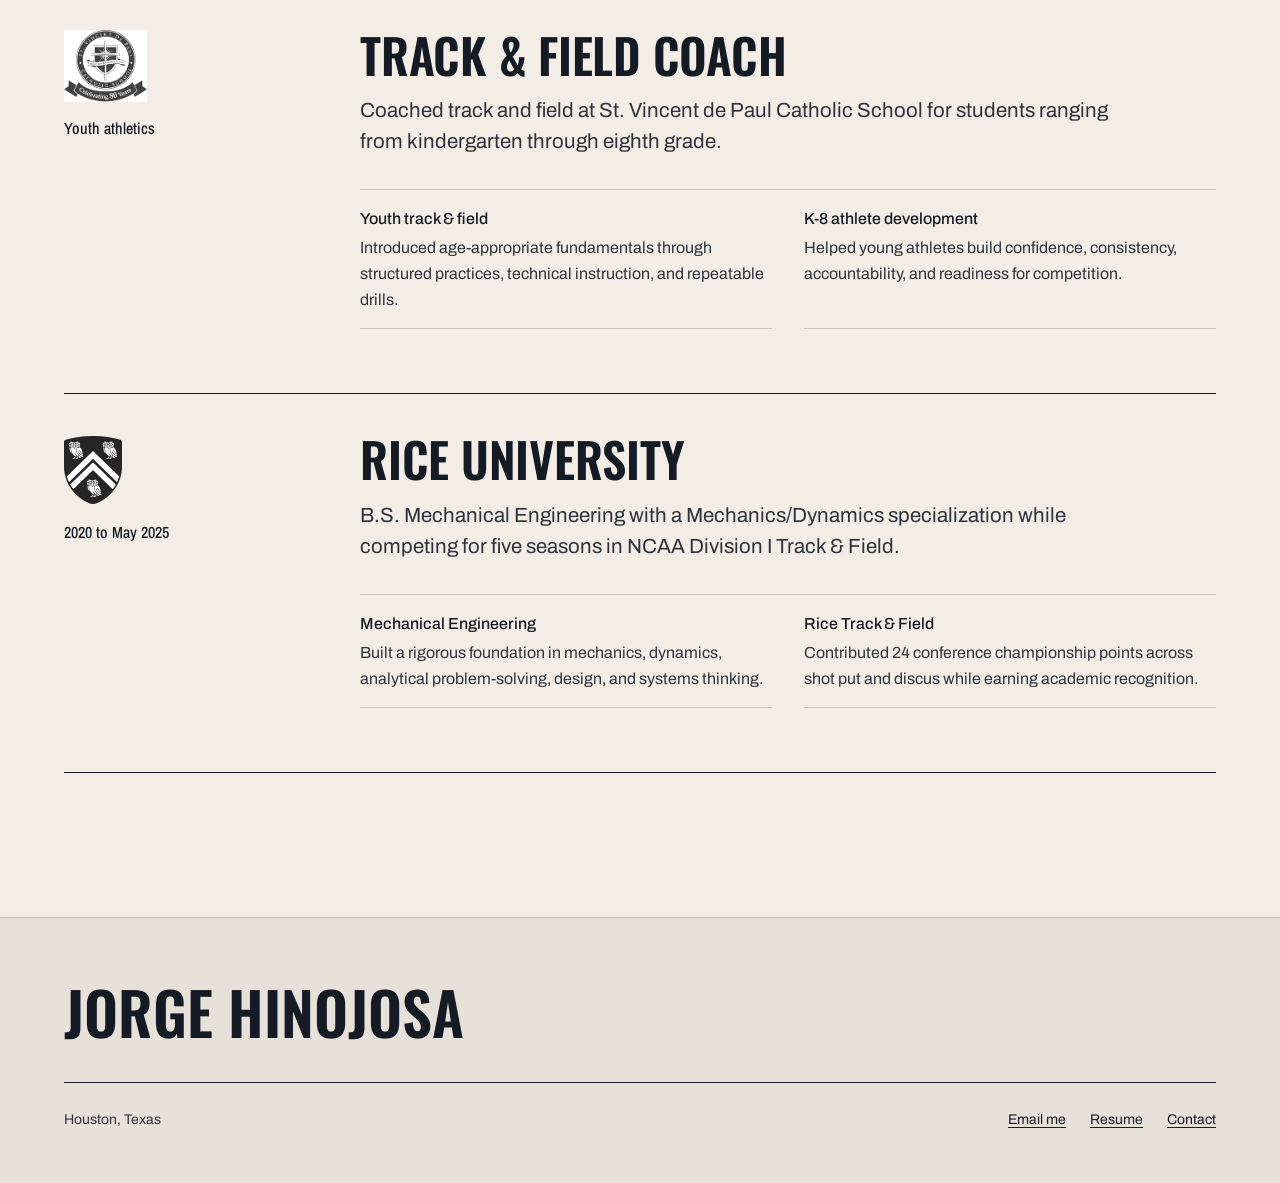
<file: timeline.html>
<!doctype html>
<html lang="en">
<head>
  <meta charset="UTF-8" />
  <meta name="viewport" content="width=device-width, initial-scale=1.0, viewport-fit=cover" />
  <meta name="description" content="Jorge Hinojosa career and project timeline." />
  <title>Experience | Jorge Hinojosa</title>
  <link rel="stylesheet" href="editorial.css?v=hallmark-2026" />
  <script src="editorial.js?v=hallmark-2026" defer></script>
</head>
<body>
  <a class="skip-link" href="#main-content">Skip to content</a>
  <nav class="site-nav" aria-label="Primary navigation">
    <div class="nav-shell container">
      <a class="brand" href="index.html" aria-label="Jorge Hinojosa, home">Jorge Hinojosa</a>
      <div class="nav-links">
        <a href="index.html#field-note" data-field-note-link><img src="assets/brand/field-note.svg" alt="" width="18" height="18" />Field Note</a>
        <a href="projects.html">Projects</a>
        <a href="automations.html">Automations</a>
        <a href="timeline.html" data-experience-link>Experience</a>
        <a href="resume.html">Resume</a>
        <a href="contact.html">Contact</a>
      </div>
    </div>
  </nav>

  <main class="page-content timeline-page" id="main-content">
    <header class="page-head">
      <div class="container page-head-grid">
        <h1>Experience</h1>
        <nav class="about-nav" aria-label="Related pages">
          <a href="timeline.html">Experience</a>
          <a href="education.html">Education</a>
          <a href="interests.html">Interests &amp; coaching</a>
        </nav>
      </div>
    </header>
    <div class="container page-body">
      <div class="timeline">
        <article class="timeline-entry">
          <div class="timeline-meta">
            <span class="organization-mark"><img src="assets/brand/entact-logo.svg" alt="" /></span>
            <p class="timeline-date">May 2025 to present</p>
          </div>
          <h2 class="organization-heading">ENTACT LLC</h2>
          <p>Advanced from Field Engineer to Lead Field Engineer and Construction Quality Control Manager on civil and environmental construction projects.</p>
          <div class="timeline-projects">
            <div class="timeline-project"><strong><a href="case-study-clifty-creek.html">Clifty Creek, Lead Field Engineer</a></strong>Lead Field Engineer and Construction Quality Control Manager for a three-year, $60 million landfill and ash-pond closure project.</div>
            <div class="timeline-project"><strong><a href="case-study-vg-cp2.html">Venture Global CP2, Field Engineer</a></strong>Managed cement usage and stabilized-soil production for a six-month, $86 million soil-solidification scope.</div>
            <div class="timeline-project"><strong>Team leadership</strong>Supervise four field engineers, approve work, set priorities, and develop independent capability across surveying, QA/QC, safety, reporting, and project controls.</div>
            <div class="timeline-project"><strong>Field automation</strong>Developed tools for reporting, quantity and equipment tracking, and time entry to reduce repetitive manual work.</div>
          </div>
        </article>
        <article class="timeline-entry">
          <div class="timeline-meta">
            <span class="organization-mark"><img src="assets/brand/lan-logo.png" alt="" /></span>
            <p class="timeline-date">Jun 2024 to Apr 2025</p>
          </div>
          <h2 class="organization-heading">Lockwood, Andrews &amp; Newnam</h2>
          <p>Subsurface Utility Engineer coordinating investigations and utility-conflict documentation across more than 20 TxDOT roadway corridors.</p>
          <div class="timeline-projects">
            <div class="timeline-project"><strong><a href="case-study-i35-georgetown.html">TxDOT I-35, Georgetown</a></strong>Identified and documented more than 500 utility conflicts and produced the conflict matrix and project drawing used in relocation coordination.</div>
            <div class="timeline-project"><strong>Standards and mentorship</strong>Mentored two new engineers and developed Excel, MicroStation, communication, and operating standards for utility coordination.</div>
          </div>
        </article>
        <article class="timeline-entry">
          <div class="timeline-meta">
            <span class="organization-mark"><img src="assets/brand/bionatal-logo.png" alt="" /></span>
            <p class="timeline-date">2023 to present, part-time</p>
          </div>
          <h2 class="organization-heading">BioNatal LLC</h2>
          <p>Automation Engineer reviewing business processes and developing solutions with Power Apps, Power Automate, and custom software.</p>
          <div class="timeline-projects">
            <div class="timeline-project"><strong>Operational systems</strong>Built applications for product and inventory tracking and customer-feedback collection.</div>
            <div class="timeline-project"><strong>Marketing automation</strong>Automated marketing-asset production to reduce manual work and support consistent business operations.</div>
          </div>
        </article>
        <article class="timeline-entry">
          <div class="timeline-meta">
            <span class="organization-mark"><img src="assets/brand/svdp-school-logo.jpg" alt="" /></span>
            <p class="timeline-date">Youth athletics</p>
          </div>
          <h2 class="organization-heading">Track &amp; Field Coach</h2>
          <p>Coached track and field at St. Vincent de Paul Catholic School for students ranging from kindergarten through eighth grade.</p>
          <div class="timeline-projects">
            <div class="timeline-project"><strong>Youth track &amp; field</strong>Introduced age-appropriate fundamentals through structured practices, technical instruction, and repeatable drills.</div>
            <div class="timeline-project"><strong>K-8 athlete development</strong>Helped young athletes build confidence, consistency, accountability, and readiness for competition.</div>
          </div>
        </article>
        <article class="timeline-entry">
          <div class="timeline-meta">
            <span class="organization-mark"><img src="assets/brand/rice-shield.png" alt="" /></span>
            <p class="timeline-date">2020 to May 2025</p>
          </div>
          <h2 class="organization-heading">Rice University</h2>
          <p>B.S. Mechanical Engineering with a Mechanics/Dynamics specialization while competing for five seasons in NCAA Division I Track &amp; Field.</p>
          <div class="timeline-projects">
            <div class="timeline-project"><strong>Mechanical Engineering</strong>Built a rigorous foundation in mechanics, dynamics, analytical problem-solving, design, and systems thinking.</div>
            <div class="timeline-project"><strong>Rice Track &amp; Field</strong>Contributed 24 conference championship points across shot put and discus while earning academic recognition.</div>
          </div>
        </article>
      </div>
    </div>
  </main>

  <footer class="site-footer">
    <div class="container footer-shell">
      <p class="footer-mark">Jorge Hinojosa</p>
      <div class="footer-row">
        <p>Houston, Texas</p>
        <nav class="footer-links" aria-label="Footer">
          <a href="mailto:hinojosasb72@gmail.com">Email me</a>
          <a href="resume.html">Resume</a>
          <a href="contact.html">Contact</a>
        </nav>
      </div>
    </div>
  </footer>
</body>
</html>
</file>
<file: editorial.css>
/* Hallmark · shape: Photographic (home), Index (projects, experience), Long Document (case studies), app screen (automations) · genre: editorial · theme: Formwork (deal 1/3, seed portfolio-civil-construction-field-0315·3239cbaf·2026-11-20·r0) · redesign: full · draw: 3e2fd2 · job: hire
 * hero: Ledge (/), Banner (inner pages) · nav: edge-aligned, wordmark and five links · footer: mast · imagery: photographs, the owner's 4, mono · signature: the drawing title block, each project's role, scope, place and dates in a ruled sheet block · formwork: drawing
 * axes: light/display-condensed/warm · posture: restrained · contrast: pass · fold: pass · v2.0.0 */
/* Hallmark · pre-emit critique: P4 H5 E4 S4 R5 V4 · weakest: S, a title block could sit on any engineer's site; it is filled only with this portfolio's own scopes, places and dates and the CP2 and Clifty Creek photographs */
/* Hallmark · dismissed 58 · the hero statement is the owner's own sentence, rewritten in the latest commit before this redesign */
/* Hallmark · waive 78 · Long Document case studies, a catalogue and a form page whose heads annotate rows · inner pages head rows and cards at item scale under one page title */
/* Hallmark · waive 49b · a real phrase, two lines at most · the TxDOT I-35, Georgetown project title is a real name that runs to two lines at 320px */
/* Hallmark · dismissed 77 · inner pages are documents and catalogues, not landing strips; the section count belongs to the home page */
/* Hallmark · dismissed F20 · the automation catalog count changes with every filter, so no fixed column count avoids a lone last card */
/* Hallmark · dismissed render · document.fonts reports Oswald, Archivo and Archivo Narrow loaded over HTTP; the fallback note came from preload hints, now removed */
@import url("./tokens.css");
@import url("./base.css");

@font-face { font-family: "Oswald"; src: url("assets/fonts/Oswald-latin.woff2") format("woff2"); font-weight: 600; font-style: normal; font-display: swap; }
@font-face { font-family: "Archivo"; src: url("assets/fonts/Archivo-latin.woff2") format("woff2"); font-weight: 400 500; font-style: normal; font-display: swap; }
@font-face { font-family: "Archivo Narrow"; src: url("assets/fonts/ArchivoNarrow-500-latin.woff2") format("woff2"); font-weight: 500; font-style: normal; font-display: swap; }

/* ---------- Base ---------- */
body { display: flex; flex-direction: column; min-height: 100svh; color: var(--color-ink-2); line-height: 1.6; }
main { flex: 1 0 auto; min-width: 0; }
h1, h2, h3 { color: var(--color-ink); text-transform: uppercase; }
h1 { line-height: 1.02; }
h2 { line-height: 1.04; }
h3 { line-height: 1.1; }
a { text-underline-offset: 0.2em; transition: color var(--dur-short) var(--ease-out), text-decoration-color var(--dur-short) var(--ease-out); }
a:hover { color: var(--color-accent); }
a:active { color: var(--color-accent-deep); }
button, summary { cursor: pointer; }
figure { margin: 0; }
dl, dd { margin: 0; }
small, figcaption, .caption { font-size: var(--text-sm); color: var(--color-muted); }

.skip-link { position: absolute; top: var(--space-xs); left: var(--space-xs); z-index: var(--z-tooltip); padding: var(--space-xs) var(--space-md); background: var(--color-ink); color: var(--color-plate-ink); transform: translateY(-200%); }
.skip-link:focus-visible { transform: none; }

.text-link { display: inline-flex; align-items: center; min-height: 44px; color: var(--color-ink); font-weight: 500; text-decoration: underline; text-decoration-color: var(--color-ink); white-space: nowrap; }
.text-link:hover { color: var(--color-accent); text-decoration-color: var(--color-accent); }
.text-link:active { color: var(--color-accent-deep); }
.link-row { display: flex; flex-wrap: wrap; column-gap: var(--space-lg); row-gap: var(--space-2xs); }

/* Controls: one raised red primary, one pressed-in secondary */
.button { display: inline-flex; align-items: center; justify-content: center; gap: var(--space-xs); min-height: 48px; padding: 0 var(--space-lg); border: 2px solid var(--color-ink); border-radius: 0; background: var(--color-paper-2); box-shadow: var(--shadow-press); color: var(--color-ink); font: var(--display-weight) var(--text-md)/1 var(--font-display); text-transform: uppercase; text-decoration: none; white-space: nowrap; transition: background-color var(--dur-micro) var(--ease-out), translate var(--dur-micro) var(--ease-out), box-shadow var(--dur-micro) var(--ease-out); }
.button:hover { background: var(--color-paper-3); color: var(--color-ink); }
.button:active { translate: 0 1px; }
.button:focus-visible { outline: 2px solid var(--color-focus); outline-offset: 3px; }
.button:disabled, .button[aria-disabled="true"] { opacity: 0.55; cursor: not-allowed; translate: none; }
.button-primary { border-color: var(--color-accent); background: var(--color-accent); color: var(--color-accent-ink); box-shadow: 0 3px 0 var(--color-accent-deep); }
.button-primary:hover { background: var(--color-accent-deep); border-color: var(--color-accent-deep); color: var(--color-accent-ink); }
.button-primary:active { translate: 0 3px; box-shadow: 0 0 0 var(--color-accent-deep); }
.button-primary:disabled { background: var(--color-accent); translate: none; box-shadow: 0 3px 0 var(--color-accent-deep); }

/* Photographs print in black and white inside a 2px ink frame */
.photo { position: relative; aspect-ratio: 4 / 3; background: var(--color-paper-3); outline: 2px solid var(--color-ink); outline-offset: -2px; }
.photo > img { position: absolute; inset: 0; width: 100%; height: 100%; object-fit: cover; outline: 2px solid var(--color-ink); outline-offset: -2px; }
.photo.photo:has(> .crop-earthwork) { aspect-ratio: 5 / 3; }
.photo > .crop-earthwork { object-position: 50% 0; }
.photo > img, [data-slot] > img { filter: saturate(0) contrast(1.35) brightness(1.08); }
.is-map .photo > img, .case-map .photo > img { filter: none; }
.mono-photo { filter: saturate(0) contrast(1.35) brightness(1.08); }

/* ---------- Navigation ---------- */
.site-nav { position: sticky; top: 0; z-index: var(--z-sticky-nav); background: var(--color-paper); border-bottom: var(--rule-hair) solid var(--color-rule); }
.nav-shell { display: flex; align-items: center; justify-content: space-between; gap: var(--space-lg); min-height: var(--nav-height); }
.brand { display: inline-flex; align-items: center; min-height: 44px; color: var(--color-ink); font: var(--display-weight) var(--text-lg)/1 var(--font-display); text-transform: uppercase; text-decoration: none; white-space: nowrap; }
.brand:hover { color: var(--color-ink); }
.nav-links { display: flex; align-items: center; gap: var(--space-lg); }
.nav-links a { display: inline-flex; align-items: center; min-height: 44px; color: var(--color-ink-2); font-size: var(--text-sm); font-weight: 500; text-decoration: none; white-space: nowrap; border-bottom: 2px solid transparent; transition: color var(--dur-short) var(--ease-out), border-color var(--dur-short) var(--ease-out); }
.nav-links a:hover { color: var(--color-ink); border-bottom-color: var(--color-rule); }
.nav-links a[aria-current] { color: var(--color-ink); border-bottom-color: var(--color-accent); }
.nav-links a[href="contact.html"] { color: var(--color-ink); text-decoration: underline; text-underline-offset: 0.3em; }
.nav-toggle { display: none; }

@media (max-width: 45rem) {
  .site-nav.has-menu-toggle .nav-shell { flex-wrap: wrap; }
  .nav-toggle { display: inline-flex; align-items: center; gap: var(--space-xs); min-height: 44px; padding: 0 var(--space-sm); border: 2px solid var(--color-ink); border-radius: 0; background: var(--color-paper); color: var(--color-ink); font-size: var(--text-sm); font-weight: 500; }
  .nav-toggle:hover { background: var(--color-paper-2); }
  .nav-toggle:active { background: var(--color-paper-3); }
  .nav-toggle-lines { position: relative; width: 16px; height: 2px; background: currentColor; }
  .nav-toggle-lines::before, .nav-toggle-lines::after { content: ""; position: absolute; left: 0; width: 16px; height: 2px; background: currentColor; }
  .nav-toggle-lines::before { transform: translateY(-5px); }
  .nav-toggle-lines::after { transform: translateY(5px); }
  .has-menu-toggle .nav-links { display: none; flex-basis: 100%; flex-direction: column; align-items: stretch; gap: 0; padding-bottom: var(--space-sm); }
  .has-menu-toggle.is-menu-open .nav-links { display: flex; }
  .has-menu-toggle .nav-links a { font-size: var(--text-md); border-bottom: var(--rule-hair) solid var(--color-rule); }
  .has-menu-toggle .nav-links a[aria-current] { border-bottom-color: var(--color-rule); box-shadow: inset 3px 0 0 var(--color-accent); padding-left: var(--space-sm); }
}

/* ---------- Shared section rhythm ---------- */
.section { padding-block: var(--section-gap-s); }
.section + .section { padding-top: 0; }
.grid-12 { display: grid; grid-template-columns: repeat(12, minmax(0, 1fr)); column-gap: var(--gap-columns); }
.head-block { display: grid; grid-template-columns: repeat(12, minmax(0, 1fr)); column-gap: var(--gap-columns); align-items: end; padding-top: var(--space-md); border-top: var(--rule-bar) solid var(--color-ink); margin-bottom: var(--space-2xl); }
.head-block h2 { grid-column: 1 / 8; }
.head-block > :not(h2) { grid-column: 8 / 13; justify-self: end; }

/* The title block: the page's signature */
.title-block { display: grid; grid-template-columns: repeat(var(--cells, 4), minmax(0, 1fr)); border-top: var(--rule-bar) solid var(--color-ink); border-bottom: var(--rule-hair) solid var(--color-ink); }
.title-block > div { display: grid; align-content: start; gap: var(--space-2xs); padding: var(--space-sm) var(--space-md) var(--space-md); border-left: var(--rule-hair) solid var(--color-ink); min-width: 0; }
.title-block > div:first-child { border-left: 0; padding-left: 0; }
.title-block dt { font-size: var(--text-sm); color: var(--color-muted); }
.title-block dd { color: var(--color-ink); font-weight: 500; overflow-wrap: break-word; }
.title-block .figure { font: 500 var(--text-xl)/1.15 var(--font-outlier); font-variant-numeric: tabular-nums; }

/* ---------- Field Note hero ---------- */
.nav-links a[data-field-note-link] { gap: var(--space-xs); color: var(--color-ink); }
.nav-links a[data-field-note-link] img { width: 18px; height: 18px; flex-shrink: 0; }
.field-note-hero { padding-block: clamp(2.5rem, 6vw, 5.5rem); scroll-margin-top: var(--nav-height); background: var(--color-ink); color: var(--color-plate-ink); }
.field-note-hero-grid { display: grid; grid-template-columns: minmax(0, 2fr) minmax(0, 1fr); gap: var(--space-lg); align-items: center; }
.field-note-hero-copy { display: grid; justify-items: start; gap: var(--space-lg); }
.field-note-hero h1 { color: inherit; font-size: clamp(3.5rem, 7vw, 7rem); }
.field-note-hero p { max-width: 48ch; font-size: var(--text-lead); line-height: 1.45; }
.field-note-hero-mark { justify-self: center; width: clamp(7rem, 16vw, 12rem); height: auto; }
.field-note-hero :focus-visible { outline-color: var(--color-plate-ink); }

/* ---------- Homepage project previews ---------- */
.project-carousel { padding-top: clamp(3rem, 6vw, 5.5rem); }
.project-carousel .head-block { display: flex; flex-wrap: wrap; justify-content: space-between; align-items: center; gap: var(--space-xs) var(--space-lg); margin-bottom: var(--space-md); }
.project-carousel-controls:not([hidden]) { display: flex; flex-wrap: wrap; align-items: center; justify-content: end; gap: var(--space-2xs); margin-bottom: var(--space-md); }
.project-carousel-controls button { min-height: 44px; padding: 0 var(--space-sm); border: var(--rule-hair) solid var(--color-rule); border-radius: 0; background: var(--color-plate); color: var(--color-ink); font: 500 var(--text-sm)/1.2 var(--font-body); }
.project-carousel-controls button:hover { border-color: var(--color-ink); background: var(--color-paper-2); }
.project-carousel-count { min-width: 3ch; text-align: center; color: var(--color-muted); font: 500 var(--text-sm)/1.2 var(--font-outlier); font-variant-numeric: tabular-nums; }
.project-previews { display: grid; gap: var(--space-xl); }
.project-previews.is-enhanced { touch-action: pan-y pinch-zoom; }
.project-previews.is-enhanced > .project-preview { grid-area: 1 / 1; }
.project-preview[inert] { visibility: hidden; }
.project-preview { display: grid; grid-template-columns: minmax(0, 1.15fr) minmax(0, 1fr); gap: var(--space-lg) var(--gap-columns); align-items: center; padding: var(--space-lg); border: var(--rule-hair) solid var(--color-rule); background: var(--color-paper-2); }
.project-preview-figure { display: grid; align-self: start; gap: var(--space-xs); }
.project-preview .project-image .photo { aspect-ratio: 16 / 10; }
.project-preview-copy { display: grid; justify-items: start; align-content: start; gap: var(--space-sm); }
.project-preview-copy h3 { font-size: var(--text-section); }
.project-preview-copy p { max-width: 46ch; }
.project-preview-copy .title-block { --cells: 2; width: 100%; }

/* ---------- Automations plate ---------- */
.plate-grid { display: grid; grid-template-columns: repeat(12, minmax(0, 1fr)); column-gap: var(--gap-columns); row-gap: var(--space-xl); align-items: center; }
.plate { grid-column: 1 / 5; display: grid; align-content: center; justify-items: start; gap: var(--space-xs); padding: var(--space-xl); background: var(--color-plate); border: var(--rule-bar) solid var(--color-ink); box-shadow: var(--shadow-card); }
.plate-figure { color: var(--color-ink); font: var(--display-weight) clamp(7rem, 12vw, 12rem)/0.9 var(--font-display); font-variant-numeric: tabular-nums; }
.plate-unit { color: var(--color-ink); font-weight: 500; }
.plate-text { grid-column: 6 / 13; display: grid; gap: var(--space-lg); }
.plate-text p { font-size: var(--text-lead); line-height: 1.45; max-width: 52ch; }
.category-list { list-style: none; margin: 0; padding: 0; display: grid; grid-template-columns: repeat(2, minmax(0, 1fr)); column-gap: var(--gap-columns); border-top: var(--rule-hair) solid var(--color-ink); }
.category-list li { border-bottom: var(--rule-hair) solid var(--color-rule); }
.category-list a { display: flex; align-items: center; min-height: 48px; color: var(--color-ink); text-decoration: none; }
.category-list a:hover { color: var(--color-accent); }

/* ---------- Footer: mast ---------- */
.site-footer { margin-top: auto; padding-block: var(--space-2xl) var(--space-xl); background: var(--color-paper-2); border-top: var(--rule-hair) solid var(--color-rule); }
.footer-shell { display: grid; gap: var(--space-xl); }
.footer-mark { color: var(--color-ink); font: var(--display-weight) var(--text-display-s)/1 var(--font-display); text-transform: uppercase; }
.footer-row { display: flex; flex-wrap: wrap; justify-content: space-between; align-items: center; gap: var(--space-md) var(--space-xl); padding-top: var(--space-md); border-top: var(--rule-hair) solid var(--color-ink); font-size: var(--text-sm); }
.footer-links { display: flex; flex-wrap: wrap; column-gap: var(--space-lg); }
.footer-links a { display: inline-flex; align-items: center; min-height: 44px; color: var(--color-ink); white-space: nowrap; }

/* ---------- Inner page heads (Banner) ---------- */
.page-head { padding-block: var(--space-2xl) var(--space-xl); }
.page-head-grid { display: grid; grid-template-columns: repeat(12, minmax(0, 1fr)); column-gap: var(--gap-columns); row-gap: var(--space-md); align-items: end; }
.page-head-grid h1 { grid-column: 1 / 8; }
.page-head-grid > :not(h1) { grid-column: 8 / 13; justify-self: end; }
.page-head-grid .page-lede { grid-column: 1 / 8; grid-row: 2; justify-self: start; max-width: 52ch; font-size: var(--text-lead); line-height: 1.45; color: var(--color-ink-2); }
.page-body { padding-bottom: var(--section-gap); }

.about-nav { display: flex; flex-wrap: wrap; gap: var(--space-lg); }
.about-nav a { display: inline-flex; align-items: center; min-height: 44px; color: var(--color-ink-2); font-size: var(--text-sm); font-weight: 500; text-decoration: none; border-bottom: 2px solid transparent; white-space: nowrap; }
.about-nav a:hover { color: var(--color-ink); border-bottom-color: var(--color-rule); }
.about-nav a[aria-current] { color: var(--color-ink); border-bottom-color: var(--color-accent); }

/* ---------- Projects page ---------- */
.project-list { border-top: var(--rule-bar) solid var(--color-ink); }
.project-item { display: grid; grid-template-columns: repeat(12, minmax(0, 1fr)); column-gap: var(--gap-columns); row-gap: var(--space-lg); align-items: start; padding-block: var(--space-2xl); border-bottom: var(--rule-hair) solid var(--color-ink); }
.project-figure { grid-column: 1 / 6; display: grid; gap: var(--space-sm); }
.project-image { display: block; }
.project-image .photo { aspect-ratio: 4 / 3; }
.project-image.is-map .photo { background: var(--color-plate); }
.project-image.is-map .photo > img { object-fit: contain; }
.project-item-body { grid-column: 7 / 13; display: grid; align-content: start; gap: var(--space-lg); }
.project-item-body h2 { font-size: var(--text-section); }
.project-item-body h2 a { text-decoration: none; }
.project-item-body .title-block { --cells: 3; }

/* ---------- Case studies (Long Document) ---------- */
.case-head { padding-block: var(--space-xl) var(--space-2xl); }
.case-back { display: inline-flex; align-items: center; min-height: 44px; margin-bottom: var(--space-lg); color: var(--color-ink-2); font-size: var(--text-sm); font-weight: 500; }
.case-head h1 { max-width: 24ch; margin-bottom: var(--space-xl); font-size: var(--text-display-s); }
.case-head .title-block { --cells: 4; }
.case-cover { display: grid; grid-template-columns: repeat(12, minmax(0, 1fr)); column-gap: var(--gap-columns); row-gap: var(--space-lg); align-items: center; padding-bottom: var(--section-gap-s); }
.case-cover-frame { grid-column: 1 / 7; }
.case-cover-frame .photo { aspect-ratio: 4 / 3; }
.case-cover.case-map .case-cover-frame { grid-column: 1 / 5; }
.case-cover.case-map .photo { aspect-ratio: 658 / 900; background: var(--color-plate); }
.case-cover.case-map .photo > img { object-fit: contain; }
.case-intro { grid-column: 8 / 13; display: grid; gap: var(--space-lg); }
.case-cover.case-map .case-intro { grid-column: 6 / 12; }
.case-intro h2 { font-size: var(--text-2xl); }
.case-intro-copy { display: grid; gap: var(--space-md); }
.case-intro-copy p { font-size: var(--text-lead); line-height: 1.5; color: var(--color-ink-2); }
.case-intro figcaption { padding-top: var(--space-sm); border-top: var(--rule-hair) solid var(--color-rule); }
.case-body { padding-bottom: var(--section-gap); }
.case-block { display: grid; grid-template-columns: repeat(12, minmax(0, 1fr)); column-gap: var(--gap-columns); row-gap: var(--space-sm); padding-block: var(--space-xl); border-top: var(--rule-hair) solid var(--color-ink); }
.case-block:first-child { border-top: var(--rule-bar) solid var(--color-ink); }
.case-block h2 { grid-column: 1 / 5; font-size: var(--text-xl); }
.case-block-copy { grid-column: 5 / 12; }
.case-block-copy p { font-size: var(--text-lead); line-height: 1.5; color: var(--color-ink-2); }
.case-next-row { display: flex; flex-wrap: wrap; justify-content: space-between; gap: var(--space-md) var(--space-xl); padding-top: var(--space-md); border-top: var(--rule-bar) solid var(--color-ink); }
.case-next-row a { font-family: var(--font-display); font-weight: var(--display-weight); font-size: var(--text-xl); text-transform: uppercase; }

/* ---------- Experience timeline ---------- */
.timeline { border-top: var(--rule-bar) solid var(--color-ink); }
.timeline-entry { display: grid; grid-template-columns: repeat(12, minmax(0, 1fr)); column-gap: var(--gap-columns); row-gap: var(--space-md); padding-block: var(--space-xl) var(--space-2xl); border-bottom: var(--rule-hair) solid var(--color-ink); }
.timeline-meta { grid-column: 1 / 4; grid-row: 1 / span 3; display: grid; align-content: start; gap: var(--space-md); }
.organization-mark { display: flex; align-items: center; width: 168px; height: 72px; }
.organization-mark img { max-width: 100%; max-height: 72px; width: auto; object-fit: contain; filter: saturate(0) contrast(1.1); }
.timeline-date { color: var(--color-ink); font: 500 var(--text-md)/1.3 var(--font-outlier); font-variant-numeric: tabular-nums; }
.timeline-entry > h2, .timeline-entry > p, .timeline-projects { grid-column: 4 / 13; }
.organization-heading { font-size: var(--text-section); }
.timeline-entry > p { max-width: 65ch; font-size: var(--text-lead); line-height: 1.5; }
.timeline-projects { display: grid; grid-template-columns: repeat(2, minmax(0, 1fr)); column-gap: var(--gap-columns); margin-top: var(--space-md); border-top: var(--rule-hair) solid var(--color-rule); }
.timeline-project { display: grid; align-content: start; gap: var(--space-2xs); padding-block: var(--space-md); border-bottom: var(--rule-hair) solid var(--color-rule); }
.timeline-project strong { color: var(--color-ink); font-weight: 500; }

/* ---------- Education ---------- */
.education-layout { display: grid; grid-template-columns: repeat(12, minmax(0, 1fr)); column-gap: var(--gap-columns); row-gap: var(--space-xl); padding-top: var(--space-md); border-top: var(--rule-bar) solid var(--color-ink); }
.education-card { grid-column: 1 / 8; display: grid; gap: var(--space-md); }
.education-card .organization-heading { display: flex; align-items: center; gap: var(--space-md); }
.education-card .organization-mark { width: auto; height: 64px; }
.education-degree { font-size: var(--text-lead); line-height: 1.5; max-width: 48ch; }
.education-link-card { grid-column: 9 / 13; display: grid; align-content: start; gap: var(--space-sm); padding-left: var(--space-lg); border-left: var(--rule-hair) solid var(--color-ink); }
.education-link-card h2 { font-size: var(--text-xl); }
.athlete-showcase { margin-top: var(--section-gap-s); }
.athlete-heading { display: grid; grid-template-columns: repeat(12, minmax(0, 1fr)); column-gap: var(--gap-columns); row-gap: var(--space-md); align-items: end; padding-top: var(--space-md); border-top: var(--rule-bar) solid var(--color-ink); margin-bottom: var(--space-xl); }
.athlete-heading > div { grid-column: 1 / 8; display: grid; gap: var(--space-md); }
.athlete-heading .athlete-profile-link { grid-column: 9 / 13; justify-self: end; }
.athlete-highlights { display: grid; grid-template-columns: repeat(3, minmax(0, 1fr)); margin-bottom: var(--space-xl); border-bottom: var(--rule-hair) solid var(--color-ink); }
.athlete-highlight { display: grid; gap: var(--space-2xs); padding: 0 var(--space-lg) var(--space-lg); border-left: var(--rule-hair) solid var(--color-ink); }
.athlete-highlight:first-child { border-left: 0; padding-left: 0; }
.athlete-highlight strong { color: var(--color-ink); font: var(--display-weight) var(--text-2xl)/1.1 var(--font-display); text-transform: uppercase; }
.athlete-highlight span { font-size: var(--text-sm); color: var(--color-muted); }
.athlete-carousel { position: relative; display: grid; aspect-ratio: 16 / 9; max-height: 760px; background: var(--color-ink); outline: 2px solid var(--color-ink); outline-offset: -2px; }
.athlete-carousel:focus-visible { outline: 3px solid var(--color-focus); outline-offset: 3px; }
.athlete-slide { grid-area: 1 / 1; display: none; position: relative; margin: 0; min-height: 0; }
.athlete-slide.is-active { display: block; }
.athlete-slide img { width: 100%; height: 100%; object-fit: cover; filter: saturate(0) contrast(1.35) brightness(1.08); }
.athlete-caption { position: absolute; left: 0; bottom: 0; padding: var(--space-xs) var(--space-md); background: var(--color-ink); color: var(--color-plate-ink); font-size: var(--text-sm); }
.athlete-counter { position: absolute; top: var(--space-md); right: var(--space-md); z-index: var(--z-raised); padding: var(--space-2xs) var(--space-sm); background: var(--color-ink); color: var(--color-plate-ink); font: 500 var(--text-sm)/1.4 var(--font-outlier); font-variant-numeric: tabular-nums; }
.athlete-control { position: absolute; top: 50%; z-index: var(--z-raised); display: grid; place-items: center; width: 48px; height: 48px; padding: 0; border: 2px solid var(--color-ink); border-radius: 0; background: var(--color-paper); color: var(--color-ink); font-size: var(--text-lg); transform: translateY(-50%); transition: background-color var(--dur-micro) var(--ease-out); }
.athlete-control:hover { background: var(--color-paper-2); }
.athlete-control:active { background: var(--color-paper-3); }
.athlete-control:focus-visible { outline: 2px solid var(--color-plate-ink); outline-offset: 2px; }
.athlete-control.prev { left: var(--space-md); }
.athlete-control.next { right: var(--space-md); }
.athlete-dots { position: absolute; right: var(--space-md); bottom: var(--space-md); z-index: var(--z-raised); display: flex; gap: var(--space-2xs); }
.athlete-dot { width: 44px; height: 44px; padding: 0; border: 0; background: transparent; position: relative; }
.athlete-dot::after { content: ""; position: absolute; inset: 18px 8px; background: var(--color-ink-muted); transition: background-color var(--dur-micro) var(--ease-out); }
.athlete-dot.is-active::after { background: var(--color-accent); }
.athlete-dot:hover::after { background: var(--color-plate-ink); }
.athlete-dot:active::after { background: var(--color-accent-deep); }
.athlete-dot:focus-visible { outline: 2px solid var(--color-plate-ink); outline-offset: -4px; }

/* ---------- Interests ---------- */
.interest-tabs { display: flex; gap: var(--space-xs); margin-bottom: var(--space-xl); border-bottom: var(--rule-bar) solid var(--color-ink); }
.interest-tab { min-height: 48px; padding: 0 var(--space-lg); border: 0; border-radius: 0; background: transparent; color: var(--color-ink-2); font: var(--display-weight) var(--text-md)/1 var(--font-display); text-transform: uppercase; transition: background-color var(--dur-micro) var(--ease-out), color var(--dur-micro) var(--ease-out); }
.interest-tab:hover { background: var(--color-paper-2); color: var(--color-ink); }
.interest-tab:active { background: var(--color-paper-3); }
.interest-tab.is-active { background: var(--color-ink); color: var(--color-plate-ink); }
.interest-tab:focus-visible { outline: 2px solid var(--color-focus); outline-offset: 2px; }
.interest-card { display: grid; grid-template-columns: repeat(12, minmax(0, 1fr)); column-gap: var(--gap-columns); row-gap: var(--space-lg); align-items: center; padding-block: var(--space-xl); border-bottom: var(--rule-hair) solid var(--color-ink); }
.interest-card:first-child { padding-top: 0; }
.interest-visual { grid-column: 1 / 6; }
.interest-content { grid-column: 7 / 13; display: grid; align-content: start; gap: var(--space-md); }
.interest-status { justify-self: start; padding: var(--space-3xs) var(--space-xs); border: var(--rule-hair) solid var(--color-ink); color: var(--color-ink); font-size: var(--text-sm); font-weight: 500; }
.card-title { font-size: var(--text-2xl); }
.interest-tech { display: flex; flex-wrap: wrap; gap: var(--space-xs); }
.interest-tech span { padding: var(--space-3xs) var(--space-xs); background: var(--color-paper-2); color: var(--color-ink-2); font-size: var(--text-md); }
.interest-links { display: flex; flex-wrap: wrap; column-gap: var(--space-lg); }
.system-diagram { display: grid; gap: var(--space-lg); padding: var(--space-lg); background: var(--color-plate); border: var(--rule-hair) solid var(--color-ink); }
.diagram-kicker { color: var(--color-ink); font-weight: 500; }
.diagram-flow { display: grid; grid-template-columns: minmax(0, 1fr) auto minmax(0, 1fr) auto minmax(0, 1fr); align-items: center; gap: var(--space-xs); }
.diagram-flow i { color: var(--color-muted); font-style: normal; }
.diagram-node { display: grid; gap: var(--space-3xs); padding: var(--space-sm); border: var(--rule-hair) solid var(--color-ink); background: var(--color-paper); }
.diagram-node strong { color: var(--color-ink); font-weight: 500; font-size: var(--text-sm); }
.diagram-node small { font-size: var(--text-xs); color: var(--color-muted); }
.diagram-metrics { display: flex; flex-wrap: wrap; gap: var(--space-xs) var(--space-md); padding-top: var(--space-sm); border-top: var(--rule-hair) solid var(--color-rule); font-size: var(--text-sm); color: var(--color-muted); }
.coaching-section { display: grid; grid-template-columns: repeat(12, minmax(0, 1fr)); column-gap: var(--gap-columns); row-gap: var(--space-xl); }
.coaching-heading { grid-column: 1 / 7; display: grid; gap: var(--space-md); }
.coaching-heading p { font-size: var(--text-lead); line-height: 1.5; }
.coaching-contact { grid-column: 8 / 13; display: grid; gap: var(--space-md); padding: var(--space-xl); background: var(--color-plate); border: var(--rule-bar) solid var(--color-ink); box-shadow: var(--shadow-card); }
.coaching-contact h3 { font-size: var(--text-xl); }
.coaching-actions { display: flex; flex-wrap: wrap; align-items: center; gap: var(--space-md) var(--space-lg); }

/* ---------- Automations catalog ---------- */
.catalog-controls { display: flex; flex-wrap: wrap; align-items: center; gap: var(--space-sm) var(--space-md); padding-block: var(--space-md); border-top: var(--rule-bar) solid var(--color-ink); margin-bottom: var(--space-md); }
.catalog-search-toggle { display: grid; place-items: center; width: 44px; height: 44px; padding: 0; border: 2px solid var(--color-ink); border-radius: 0; background: var(--color-paper); color: var(--color-ink); transition: background-color var(--dur-micro) var(--ease-out); }
.catalog-search-toggle:hover { background: var(--color-paper-2); }
.catalog-search-toggle:active, .catalog-search-toggle[aria-expanded="true"] { background: var(--color-ink); color: var(--color-plate-ink); }
.catalog-search-toggle.has-query { box-shadow: inset 0 -4px 0 var(--color-accent); }
.catalog-filter-group { display: flex; flex-wrap: wrap; gap: var(--space-2xs); flex: 1 1 auto; min-width: 0; }
.catalog-filter { min-height: 44px; padding: 0 var(--space-md); border: var(--rule-hair) solid var(--color-rule); border-radius: 0; background: transparent; color: var(--color-ink-2); font-size: var(--text-sm); font-weight: 500; white-space: nowrap; transition: background-color var(--dur-micro) var(--ease-out), color var(--dur-micro) var(--ease-out); }
.catalog-filter:hover { background: var(--color-paper-2); color: var(--color-ink); }
.catalog-filter:active { background: var(--color-paper-3); }
.catalog-filter.is-active { background: var(--color-ink); border-color: var(--color-ink); color: var(--color-plate-ink); }
.catalog-count { display: flex; align-items: baseline; gap: var(--space-xs); font-size: var(--text-sm); color: var(--color-muted); }
.catalog-count strong { color: var(--color-ink); font: 500 var(--text-xl)/1 var(--font-outlier); font-variant-numeric: tabular-nums; }
.catalog-search-panel { display: flex; gap: var(--space-xs); flex-basis: 100%; }
.catalog-search { flex: 1 1 auto; min-width: 0; min-height: 48px; padding: 0 var(--space-md); border: 2px solid var(--color-muted); border-radius: 0; background: var(--color-plate); color: var(--color-ink); box-shadow: var(--shadow-press); outline: 2px solid transparent; outline-offset: -4px; }
.catalog-search:focus-visible { outline-color: var(--color-focus); }
.automation-grid { display: grid; grid-template-columns: repeat(2, minmax(0, 1fr)); column-gap: var(--gap-columns); border-top: var(--rule-hair) solid var(--color-ink); }
.automation-card { border-bottom: var(--rule-hair) solid var(--color-ink); min-width: 0; }
.automation-card summary { display: grid; grid-template-columns: minmax(0, 1fr) auto; column-gap: var(--space-md); row-gap: var(--space-2xs); align-items: start; padding-block: var(--space-lg); list-style: none; transition: background-color var(--dur-short) var(--ease-out); }
.automation-card summary::-webkit-details-marker { display: none; }
.automation-card summary:hover { background: var(--color-paper-2); }
.automation-card summary:active { background: var(--color-paper-3); }
.automation-card summary:focus-visible { outline: 2px solid var(--color-focus); outline-offset: -2px; }
.automation-card h2 { grid-column: 1; font-size: var(--text-xl); max-width: none; }
.automation-card details[open] h2 { color: var(--color-accent); }
.automation-meta { grid-column: 1; font-size: var(--text-sm); color: var(--color-muted); }
.automation-image-count { grid-column: 1; font-size: var(--text-sm); color: var(--color-ink); font-weight: 500; }
.automation-thumbnail { grid-column: 2; grid-row: 1 / span 3; width: 96px; height: 68px; object-fit: cover; outline: 1px solid var(--color-ink); outline-offset: -1px; filter: saturate(0) contrast(1.1); }
.automation-description { display: grid; gap: var(--space-md); padding-bottom: var(--space-lg); }
.automation-description p { max-width: 65ch; }
.automation-gallery { display: grid; grid-template-columns: repeat(2, minmax(0, 1fr)); gap: var(--space-xs); }
.automation-gallery a { display: block; outline: 1px solid var(--color-ink); outline-offset: -1px; }
.automation-gallery a:hover { outline-color: var(--color-accent); outline-width: 2px; outline-offset: -2px; }
.automation-gallery img { width: 100%; aspect-ratio: 4 / 3; object-fit: cover; object-position: top left; }
.automation-status { justify-self: start; padding: var(--space-3xs) var(--space-xs); border: var(--rule-hair) solid var(--color-ink); font-size: var(--text-sm); color: var(--color-ink); }
.catalog-empty { padding-block: var(--space-xl); font-size: var(--text-lead); color: var(--color-ink); }
.lightbox-backdrop { position: fixed; inset: 0; z-index: var(--z-modal); display: grid; place-items: center; padding: var(--space-lg); background: color-mix(in oklab, var(--color-ink) 88%, transparent); }
.lightbox-dialog { display: grid; gap: var(--space-sm); max-width: min(1200px, 100%); max-height: 100%; }
.lightbox-bar { display: flex; justify-content: space-between; align-items: center; gap: var(--space-md); color: var(--color-plate-ink); }
.lightbox-caption { font-size: var(--text-sm); }
.lightbox-close { min-height: 44px; padding: 0 var(--space-md); border: 2px solid var(--color-plate-ink); border-radius: 0; background: transparent; color: var(--color-plate-ink); font-weight: 500; }
.lightbox-close:hover { background: var(--color-ink-2); }
.lightbox-close:active { background: var(--color-ink); }
.lightbox-close:focus-visible { outline: 2px solid var(--color-plate-ink); outline-offset: 2px; }
.lightbox-img { max-height: calc(100svh - 140px); width: auto; margin-inline: auto; background: var(--color-plate); }

/* ---------- Resume ---------- */
.resume-download { display: inline-grid; place-items: center; width: 48px; height: 48px; border: 2px solid var(--color-ink); color: var(--color-ink); background: var(--color-paper); transition: background-color var(--dur-micro) var(--ease-out); }
.resume-download:hover { background: var(--color-paper-2); color: var(--color-ink); }
.resume-download:active { background: var(--color-paper-3); }
.resume-mobile-fallback { display: none; gap: var(--space-md); padding: var(--space-xl); background: var(--color-plate); border: var(--rule-bar) solid var(--color-ink); }
.resume-frame:focus-within, .resume-frame.is-focused { outline: 3px solid var(--color-focus); outline-offset: 3px; }
.resume-document { display: block; width: 100%; height: min(1200px, 150svh); border: 2px solid var(--color-ink); background: var(--color-plate); }
@media (max-width: 60rem), (pointer: coarse) {
  .resume-mobile-fallback { display: grid; justify-items: start; }
  .resume-frame { display: none; }
}

/* ---------- Contact ---------- */
.contact-page { display: grid; grid-template-columns: repeat(12, minmax(0, 1fr)); column-gap: var(--gap-columns); row-gap: var(--space-2xl); padding-top: var(--space-md); border-top: var(--rule-bar) solid var(--color-ink); }
.contact-intro { grid-column: 1 / 6; display: grid; align-content: start; gap: var(--space-lg); }
.contact-intro p { font-size: var(--text-lead); line-height: 1.5; }
.contact-actions { display: grid; justify-items: start; border-top: var(--rule-hair) solid var(--color-rule); }
.contact-actions a { width: 100%; border-bottom: var(--rule-hair) solid var(--color-rule); }
.contact-form { grid-column: 7 / 13; display: grid; gap: var(--space-lg); }
.contact-form h2 { font-size: var(--text-2xl); }
.contact-fields { display: grid; grid-template-columns: repeat(2, minmax(0, 1fr)); gap: var(--space-md); margin: 0; padding: 0; border: 0; min-width: 0; }
.contact-fields:disabled { opacity: 0.55; cursor: not-allowed; }
.contact-field { display: grid; gap: var(--space-2xs); min-width: 0; }
.contact-field-wide { grid-column: 1 / -1; }
.contact-field label { color: var(--color-ink); font-size: var(--text-sm); font-weight: 500; }
.contact-field input, .contact-field textarea { width: 100%; min-height: 48px; padding: var(--space-sm) var(--space-md); border: 2px solid var(--color-muted); border-radius: 0; background: var(--color-plate); color: var(--color-ink); box-shadow: var(--shadow-press); outline: 2px solid transparent; outline-offset: -4px; font-size: var(--text-md); }
.contact-field textarea { resize: vertical; min-height: 160px; }
.contact-field input:focus-visible, .contact-field textarea:focus-visible { outline-color: var(--color-focus); }
.contact-field input:disabled, .contact-field textarea:disabled { opacity: 0.55; cursor: not-allowed; }
.contact-form-actions { display: flex; flex-wrap: wrap; align-items: center; gap: var(--space-md) var(--space-lg); }
.contact-form-actions button:disabled { opacity: 0.55; cursor: not-allowed; }
.contact-status { min-height: 1lh; color: var(--color-ink); font-size: var(--text-sm); }

/* ---------- Responsive ---------- */
@media (max-width: 60rem) {
  .project-figure,
  .plate, .plate-text,
  .project-item-body, .case-cover-frame, .case-cover.case-map .case-cover-frame, .case-intro, .case-cover.case-map .case-intro,
  .timeline-meta, .timeline-entry > h2, .timeline-entry > p, .timeline-projects, .education-card, .education-link-card,
  .athlete-heading > div, .athlete-heading .athlete-profile-link, .interest-visual, .interest-content, .coaching-heading, .coaching-contact,
  .contact-intro, .contact-form, .page-head-grid h1, .page-head-grid > :not(h1), .head-block h2, .head-block > :not(h2) { grid-column: 1 / -1; }
  .head-block, .page-head-grid { row-gap: var(--space-sm); }
  .head-block > :not(h2), .page-head-grid > :not(h1), .athlete-heading .athlete-profile-link { justify-self: start; }
  .timeline-meta { grid-row: auto; grid-template-columns: auto minmax(0, 1fr); align-items: center; }
  .case-head .title-block { --cells: 2; }
  .case-head .title-block > div:nth-child(3) { border-left: 0; padding-left: 0; }
  .case-head .title-block > div:nth-child(n + 3) { border-top: var(--rule-hair) solid var(--color-ink); }
  .case-block h2, .case-block-copy { grid-column: 1 / -1; }
  .education-link-card { padding-left: 0; border-left: 0; padding-top: var(--space-md); border-top: var(--rule-hair) solid var(--color-ink); }
  .automation-grid { grid-template-columns: minmax(0, 1fr); }
}
@media (max-width: 48rem) {
  .project-preview { grid-template-columns: minmax(0, 1fr); }
}
@media (max-width: 40rem) {
  .field-note-hero-grid { grid-template-columns: minmax(0, 1fr); }
  .field-note-hero-mark { grid-row: 1; justify-self: start; width: 72px; }
  .project-preview { padding: var(--space-md); }
  .project-carousel-controls:not([hidden]) { justify-content: start; }
  .title-block, .project-item-body .title-block, .case-head .title-block { --cells: 2; }
  .title-block > div, .title-block > div:nth-child(3) { border-left: 0; padding-left: 0; border-top: 0; }
  .title-block > div:nth-child(even) { border-left: var(--rule-hair) solid var(--color-ink); padding-left: var(--space-md); }
  .title-block > div:nth-child(n + 3) { border-top: var(--rule-hair) solid var(--color-ink); }
  .title-block > div:last-child:nth-child(odd) { grid-column: 1 / -1; }
  .plate { padding: var(--space-lg); }
  .category-list { grid-template-columns: minmax(0, 1fr); }
  .timeline-projects, .contact-fields { grid-template-columns: minmax(0, 1fr); }
  .athlete-highlights { grid-template-columns: minmax(0, 1fr); border-bottom: 0; }
  .athlete-highlight, .athlete-highlight:first-child { padding: var(--space-sm) 0; border-left: 0; border-bottom: var(--rule-hair) solid var(--color-ink); }
  .athlete-carousel { aspect-ratio: 4 / 3; }
  .athlete-dots { display: none; }
  .diagram-flow { grid-template-columns: minmax(0, 1fr); }
  .diagram-flow i { justify-self: center; transform: rotate(90deg); }
  .automation-gallery { grid-template-columns: minmax(0, 1fr); }
  .footer-row { flex-direction: column; align-items: flex-start; }
}
@media (prefers-reduced-motion: reduce) {
  .button, .button-primary, a { transition: none; }
}
</file>
